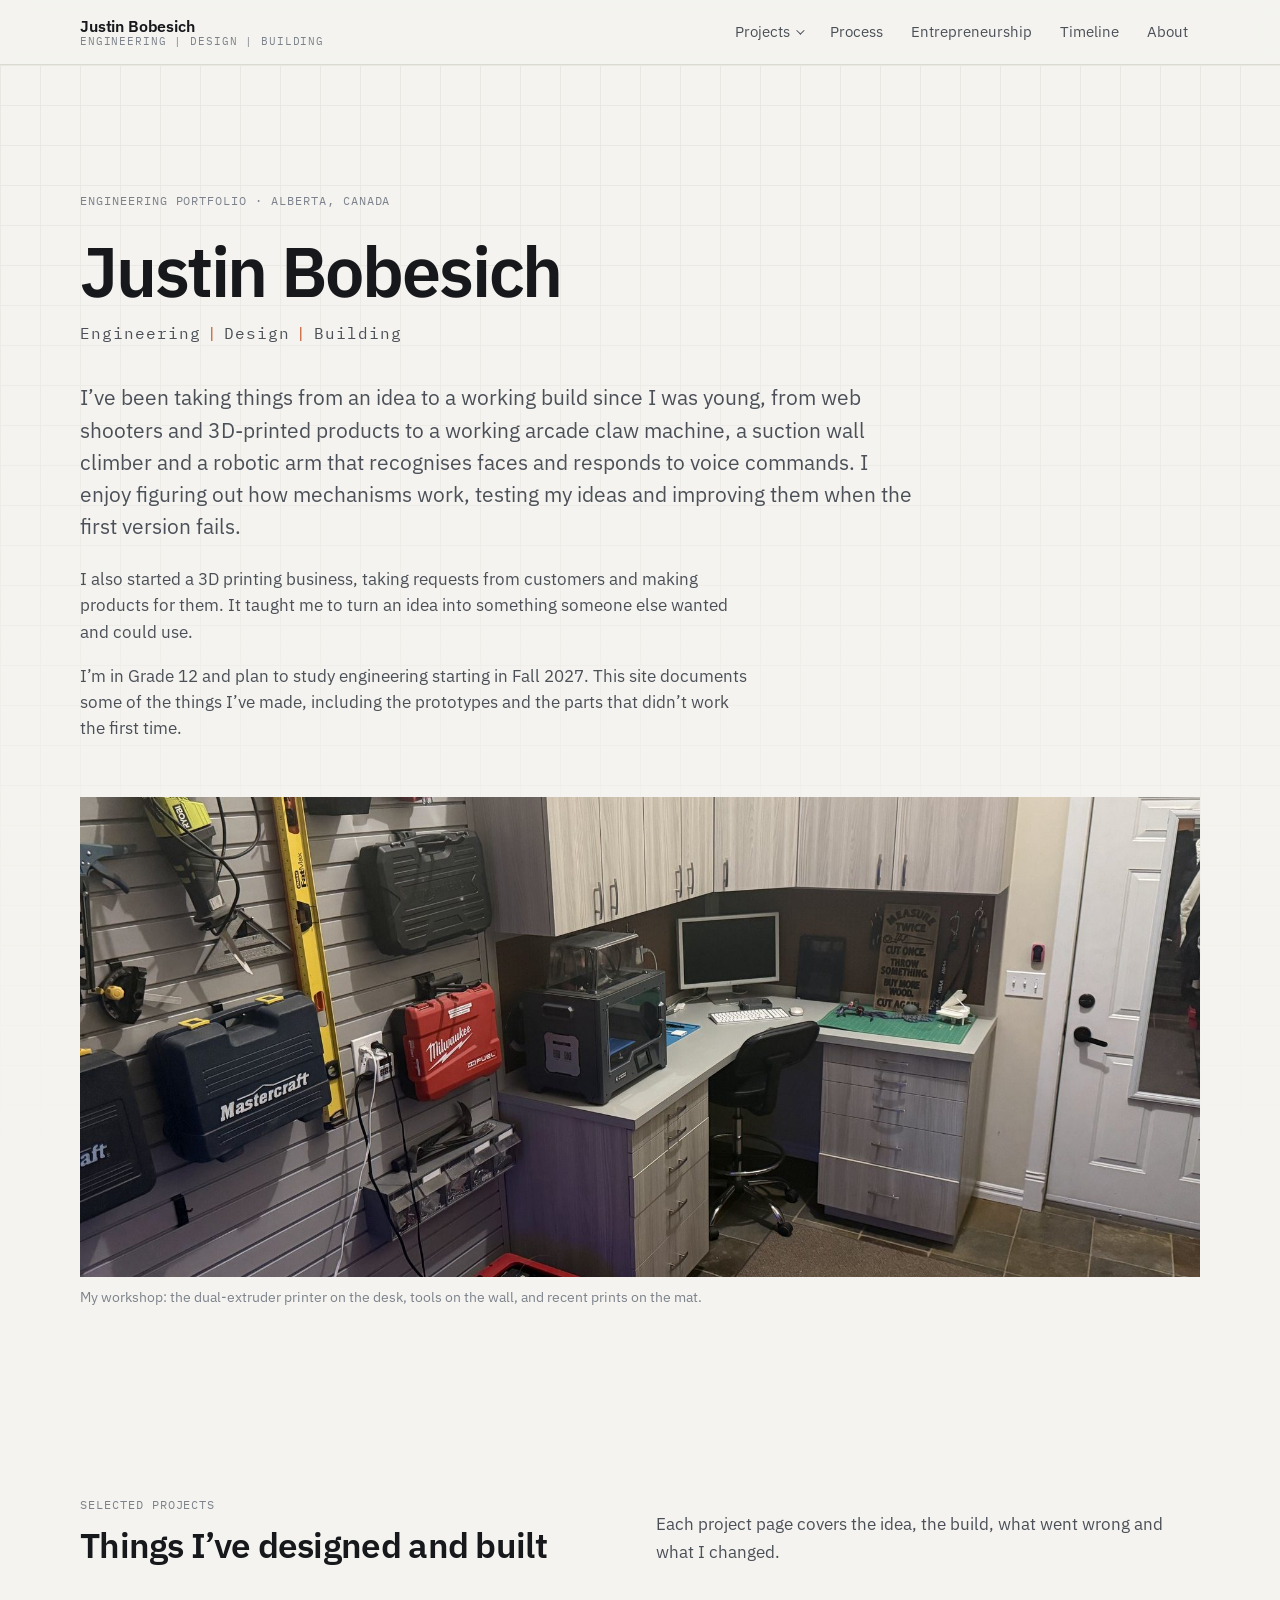
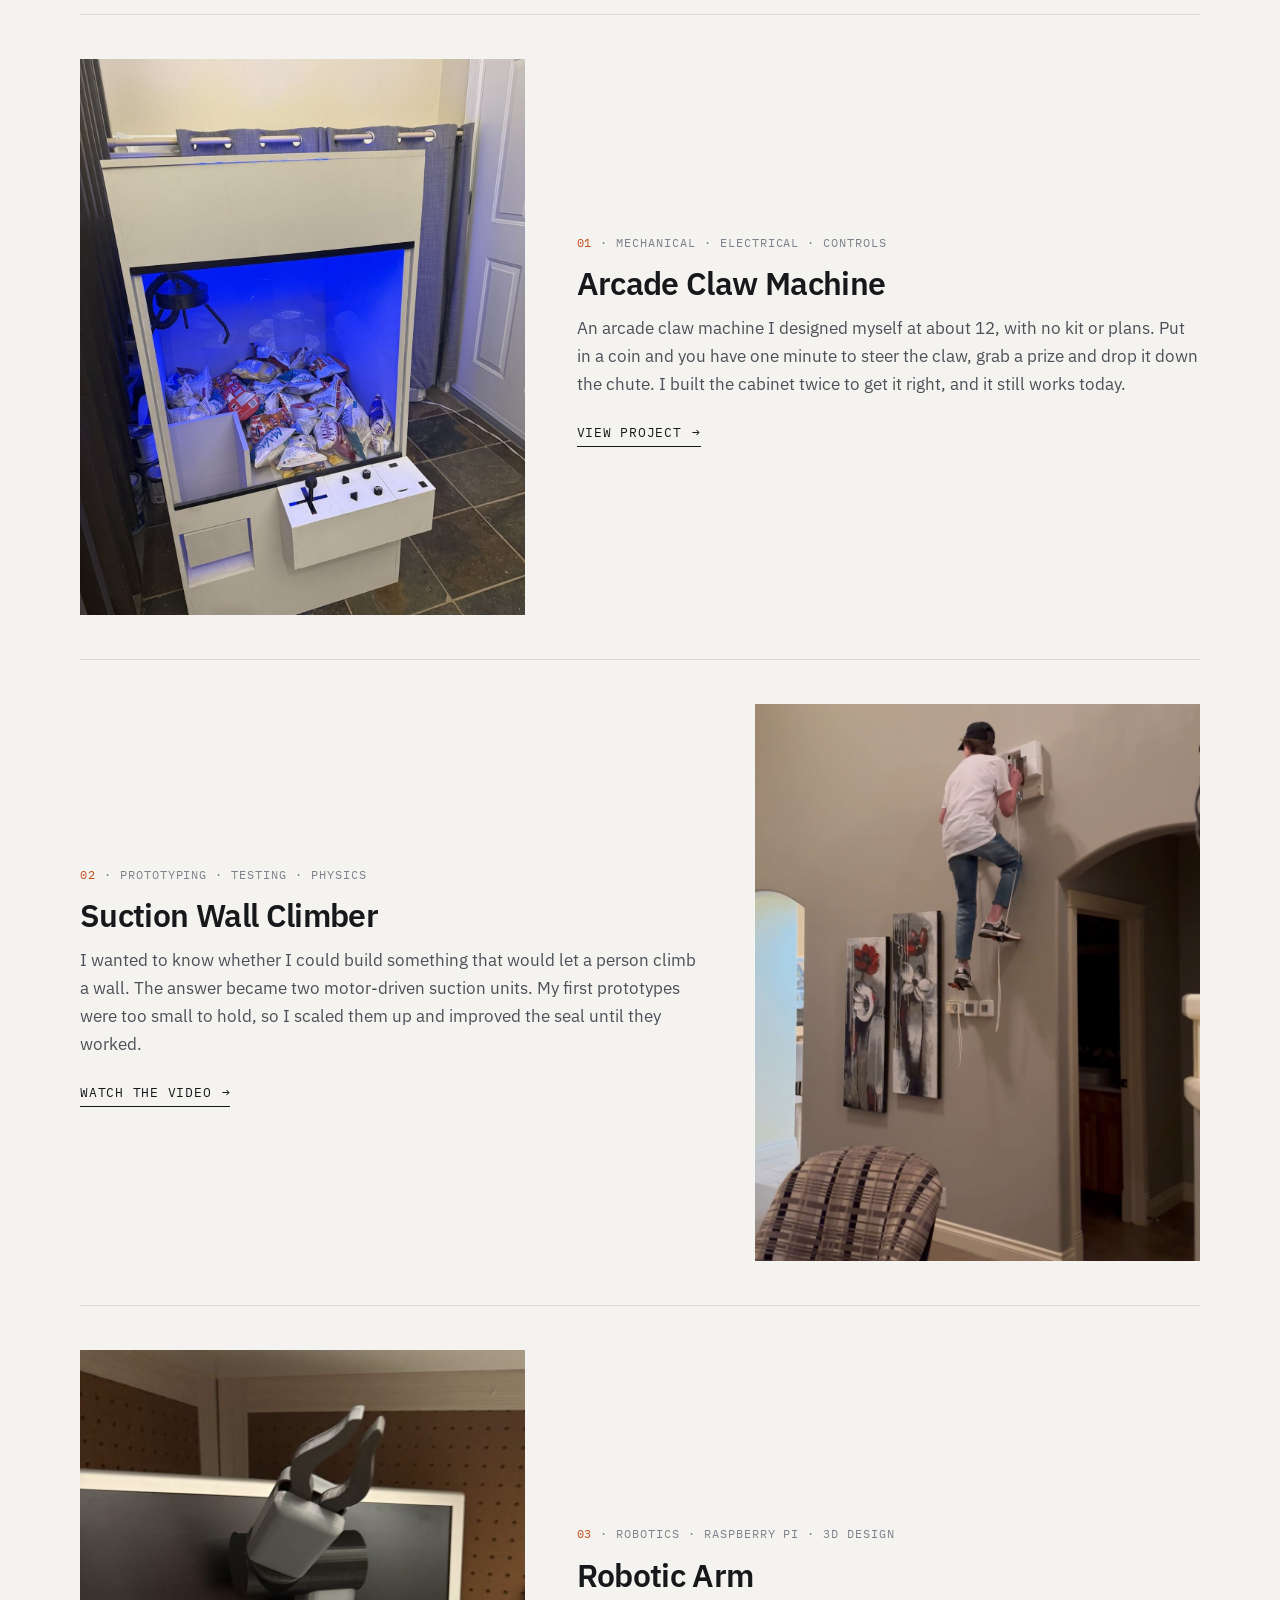
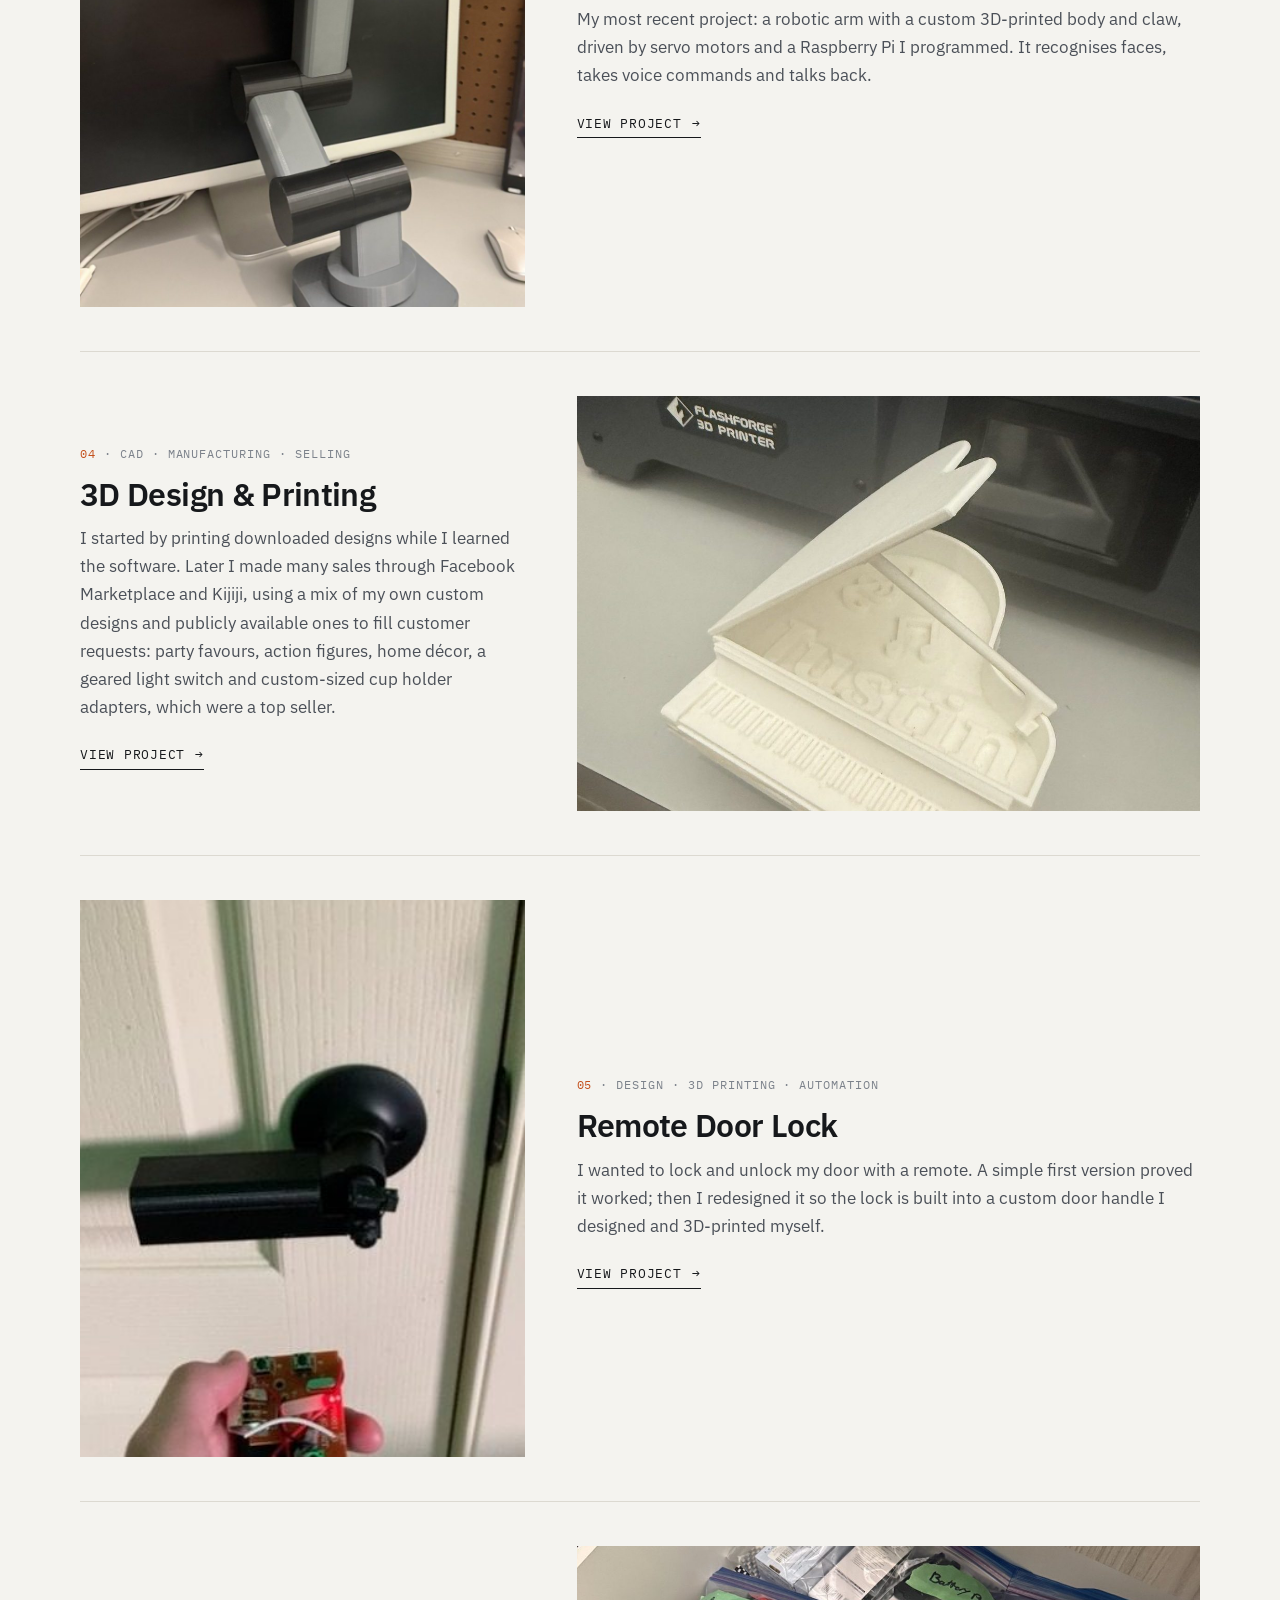
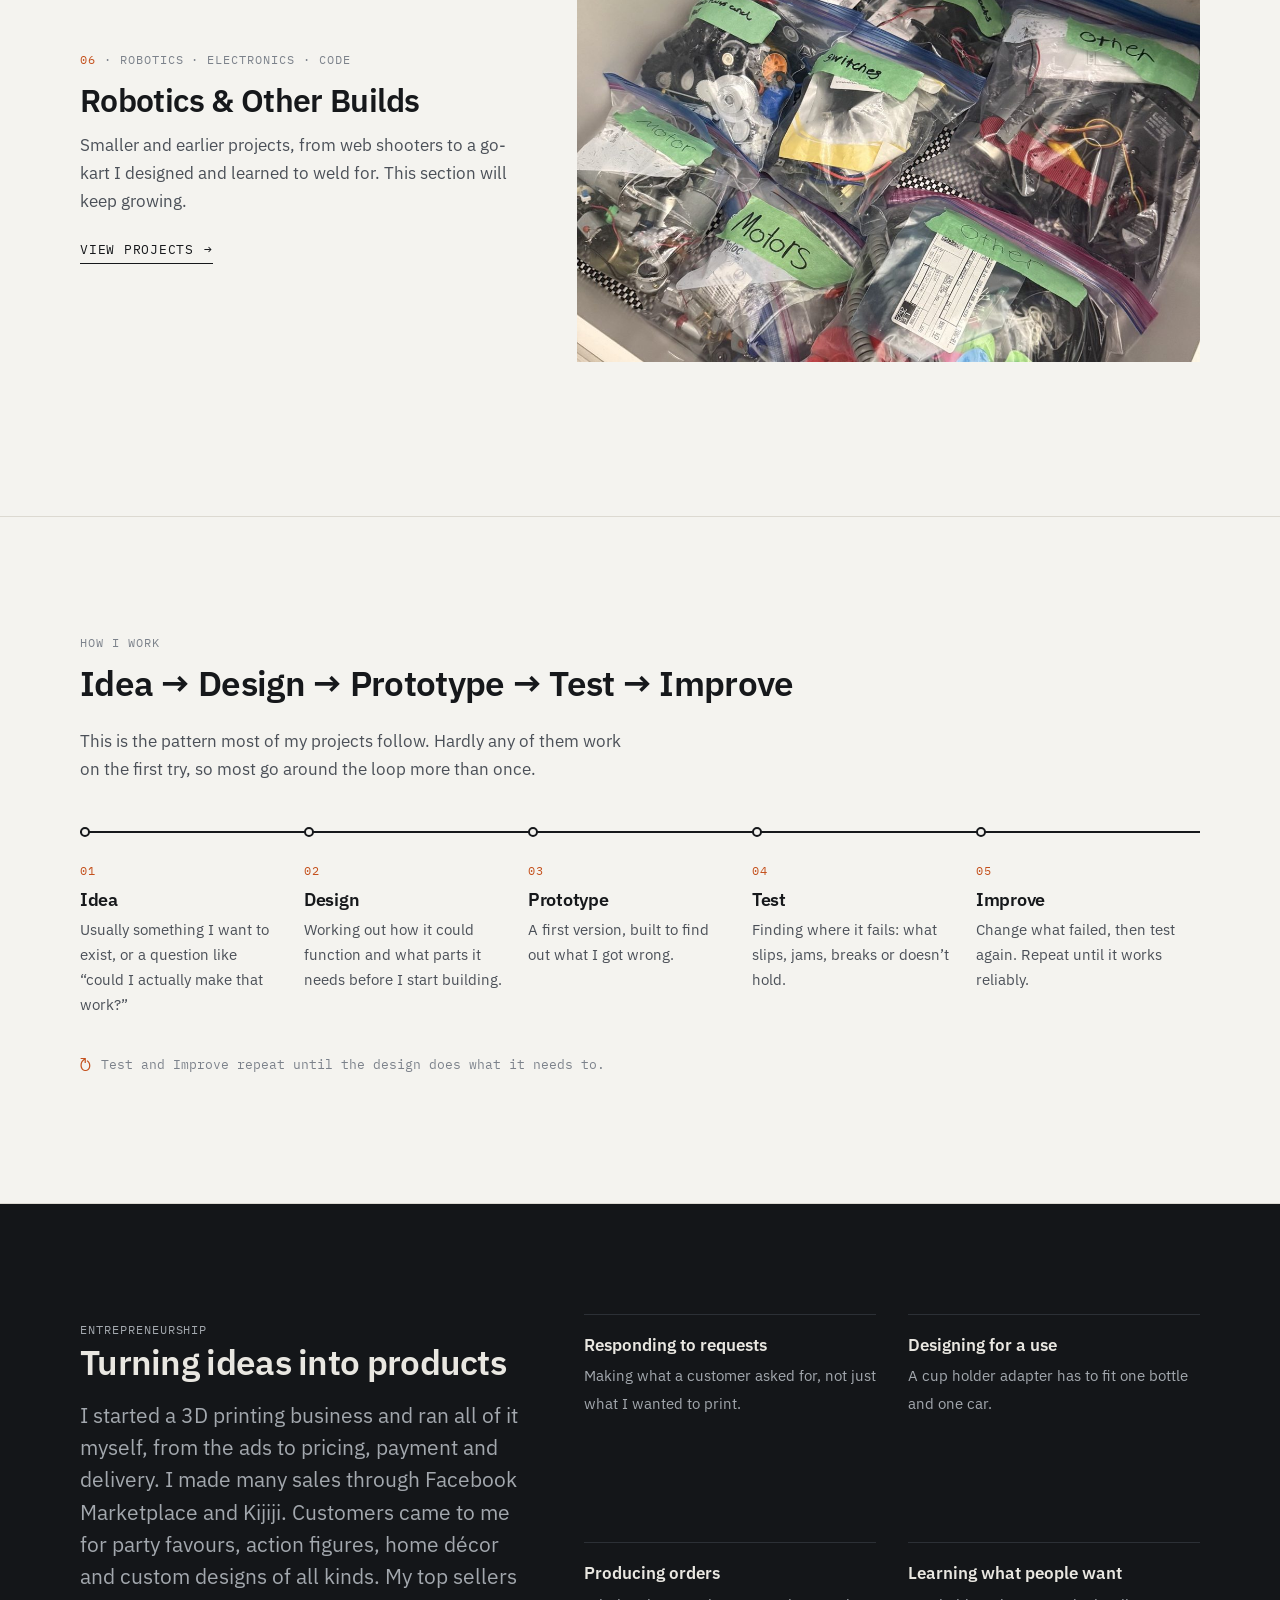
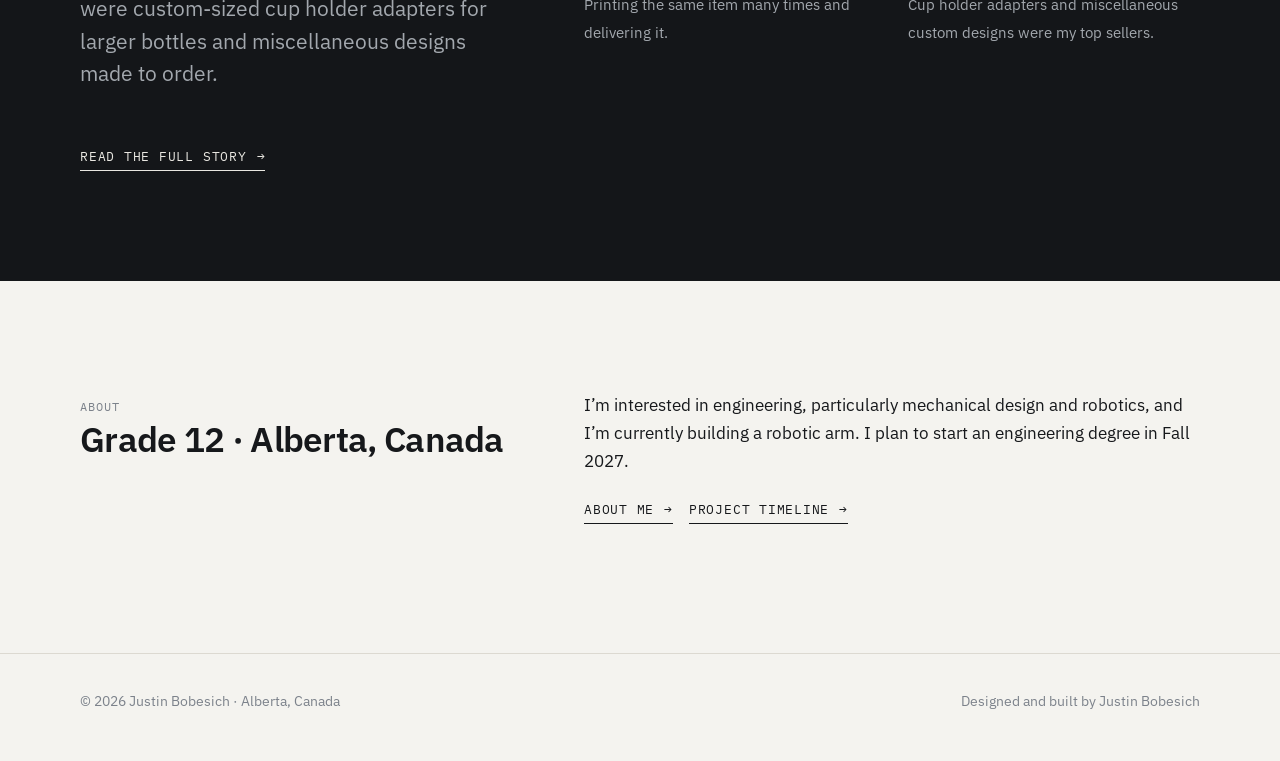
<file: index.html>
<!DOCTYPE html>

<html lang="en-CA">
<head>
<meta charset="utf-8"/>
<meta content="width=device-width, initial-scale=1" name="viewport"/>
<title>Justin Bobesich | Engineering &amp; Design Portfolio</title>
<meta content="Engineering and design projects by Justin Bobesich, including mechanical builds, robotics, 3D design and prototyping." name="description"/>


<meta content="Justin Bobesich | Engineering &amp; Design Portfolio" property="og:title"/>
<meta content="Engineering and design projects by Justin Bobesich, including mechanical builds, robotics, 3D design and prototyping." property="og:description"/>

<link href="https://fonts.googleapis.com" rel="preconnect"/>
<link crossorigin="" href="https://fonts.gstatic.com" rel="preconnect"/>
<link href="https://fonts.googleapis.com/css2?family=IBM+Plex+Mono:wght@400;500&amp;family=IBM+Plex+Sans:wght@400;500;600&amp;display=swap" rel="stylesheet"/>
<link href="assets/css/style.css" rel="stylesheet"/>
<link href="data:image/svg+xml,%3Csvg xmlns='http://www.w3.org/2000/svg' viewBox='0 0 32 32'%3E%3Crect width='32' height='32' fill='%2316181b'/%3E%3Ctext x='16' y='22' font-family='monospace' font-size='15' fill='%23f4f3ef' text-anchor='middle'%3EJB%3C/text%3E%3C/svg%3E" rel="icon"/>
</head>
<body data-page="home" data-root="">


<div id="site-header"></div>
<main id="main">

<section class="hero">
<div class="wrap">
<span class="label">Engineering portfolio · Alberta, Canada</span>
<h1>Justin Bobesich</h1>
<p class="subtitle">Engineering<i>|</i>Design<i>|</i>Building</p>
<p class="lead">I’ve been taking things from an idea to a working build since I was young, from web shooters and 3D-printed products to a working arcade claw machine, a suction wall climber and a robotic arm that recognises faces and responds to voice commands. I enjoy figuring out how mechanisms work, testing my ideas and improving them when the first version fails.</p>
<p class="lead" style="font-size:1.05rem">I also started a 3D printing business, taking requests from customers and making products for them. It taught me to turn an idea into something someone else wanted and could use.</p>
<p class="lead" style="font-size:1.05rem">I’m in Grade 12 and plan to study engineering starting in Fall 2027. This site documents some of the things I’ve made, including the prototypes and the parts that didn’t work the first time.</p>
<div class="hero-media">

<figure><img alt="Justin's workshop: a desk with a dual-extruder 3D printer, a monitor, prints on a cutting mat, and power tools on a slat wall" height="771" src="assets/images/home/hero.jpg" width="1800"/><figcaption>My workshop: the dual-extruder printer on the desk, tools on the wall, and recent prints on the mat.</figcaption></figure>
</div>
</div>
</section>

<section class="section" id="projects">
<div class="wrap">
<div class="section-head">
<div>
<span class="label">Selected projects</span>
<h2>Things I’ve designed and built</h2>
</div>
<p>Each project page covers the idea, the build, what went wrong and what I changed.</p>
</div>

<article class="feature has-tall">
<a aria-label="Arcade Claw Machine" class="feature-media tall" href="projects/claw-machine.html">
<img alt="The finished claw machine with a glass front, blue lighting and snack prizes" loading="lazy" src="assets/images/claw-machine/cover.jpg"/>
</a>
<div>
<span class="label"><span class="num">01</span> · Mechanical · Electrical · Controls</span>
<h3>Arcade Claw Machine</h3>
<p>An arcade claw machine I designed myself at about 12, with no kit or plans. Put in a coin and you have one minute to steer the claw, grab a prize and drop it down the chute. I built the cabinet twice to get it right, and it still works today.</p>
<a class="more" href="projects/claw-machine.html">View project</a>
</div>
</article>
<article class="feature has-tall">
<a aria-label="Suction wall climber project" class="feature-media tall" href="projects/wall-climber.html">
<img alt="Justin seen from behind, high on an interior wall above the height of the nearby doorway, holding a suction unit with his feet in rope loops" height="1200" loading="lazy" src="assets/images/wall-climber/cover.jpg" width="960"/>
</a>
<div>
<span class="label"><span class="num">02</span> · Prototyping · Testing · Physics</span>
<h3>Suction Wall Climber</h3>
<p>I wanted to know whether I could build something that would let a person climb a wall. The answer became two motor-driven suction units. My first prototypes were too small to hold, so I scaled them up and improved the seal until they worked.</p>
<a class="more" href="projects/wall-climber.html">Watch the video</a>
</div>
</article>
<article class="feature has-tall">
<a aria-label="Robotic Arm" class="feature-media tall" href="projects/robotic-arm.html">
<img alt="A grey and black 3D-printed robotic arm with a two-finger claw" loading="lazy" src="assets/images/robotic-arm/cover.jpg"/>
</a>
<div>
<span class="label"><span class="num">03</span> · Robotics · Raspberry Pi · 3D design</span>
<h3>Robotic Arm</h3>
<p>My most recent project: a robotic arm with a custom 3D-printed body and claw, driven by servo motors and a Raspberry Pi I programmed. It recognises faces, takes voice commands and talks back.</p>
<a class="more" href="projects/robotic-arm.html">View project</a>
</div>
</article>
<article class="feature">
<a aria-label="3D Design &amp; Printing" class="feature-media" href="projects/3d-printing.html">
<img alt="A white 3D-printed grand piano model" loading="lazy" src="assets/images/3d-printing/cover.jpg"/>
</a>
<div>
<span class="label"><span class="num">04</span> · CAD · Manufacturing · Selling</span>
<h3>3D Design &amp; Printing</h3>
<p>I started by printing downloaded designs while I learned the software. Later I made many sales through Facebook Marketplace and Kijiji, using a mix of my own custom designs and publicly available ones to fill customer requests: party favours, action figures, home décor, a geared light switch and custom-sized cup holder adapters, which were a top seller.</p>
<a class="more" href="projects/3d-printing.html">View project</a>
</div>
</article>
<article class="feature has-tall">
<a aria-label="Remote Door Lock" class="feature-media tall" href="projects/door-lock.html">
<img alt="Justin’s custom 3D-printed door handle with its remote" loading="lazy" src="assets/images/door-lock/cover.jpg"/>
</a>
<div>
<span class="label"><span class="num">05</span> · Design · 3D printing · Automation</span>
<h3>Remote Door Lock</h3>
<p>I wanted to lock and unlock my door with a remote. A simple first version proved it worked; then I redesigned it so the lock is built into a custom door handle I designed and 3D-printed myself.</p>
<a class="more" href="projects/door-lock.html">View project</a>
</div>
</article>
<article class="feature">
<a aria-label="Robotics &amp; Other Builds" class="feature-media" href="projects/robotics.html">
<img alt="A drawer of labelled zip bags of motors, switches, battery packs, wheels and gears" loading="lazy" src="assets/images/robotics/parts-drawer.jpg"/>
</a>
<div>
<span class="label"><span class="num">06</span> · Robotics · Electronics · Code</span>
<h3>Robotics &amp; Other Builds</h3>
<p>Smaller and earlier projects, from web shooters to a go-kart I designed and learned to weld for. This section will keep growing.</p>
<a class="more" href="projects/robotics.html">View projects</a>
</div>
</article>
</div>
</section>

<section class="section" id="process">
<div class="wrap">
<div class="section-head">
<div>
<span class="label">How I work</span>
<h2>Idea → Design → Prototype → Test → Improve</h2>
</div>
<p>This is the pattern most of my projects follow. Hardly any of them work on the first try, so most go around the loop more than once.</p>
</div>

<div class="process">
<div class="step"><h3>Idea</h3><p>Usually something I want to exist, or a question like “could I actually make that work?”</p></div>
<div class="step"><h3>Design</h3><p>Working out how it could function and what parts it needs before I start building.</p></div>
<div class="step"><h3>Prototype</h3><p>A first version, built to find out what I got wrong.</p></div>
<div class="step"><h3>Test</h3><p>Finding where it fails: what slips, jams, breaks or doesn’t hold.</p></div>
<div class="step"><h3>Improve</h3><p>Change what failed, then test again. Repeat until it works reliably.</p></div>
</div>
<p class="loop-note">
<span aria-hidden="true" style="color:var(--accent);font-size:1.1rem">↻</span>
          Test and Improve repeat until the design does what it needs to.
        </p>
</div>
</section>

<section class="section band" id="entrepreneurship">
<div class="wrap split">
<div>
<span class="label">Entrepreneurship</span>
<h2>Turning ideas into products</h2>
<p class="lead">I started a 3D printing business and ran all of it myself, from the ads to pricing, payment and delivery. I made many sales through Facebook Marketplace and Kijiji. Customers came to me for party favours, action figures, home décor and custom designs of all kinds. My top sellers were custom-sized cup holder adapters for larger bottles and miscellaneous designs made to order.</p>
<br/>
<a class="more" href="entrepreneurship.html">Read the full story</a>
</div>
<ul class="lessons">
<li><strong>Responding to requests</strong><span>Making what a customer asked for, not just what I wanted to print.</span></li>
<li><strong>Designing for a use</strong><span>A cup holder adapter has to fit one bottle and one car.</span></li>
<li><strong>Producing orders</strong><span>Printing the same item many times and delivering it.</span></li>
<li><strong>Learning what people want</strong><span>Cup holder adapters and miscellaneous custom designs were my top sellers.</span></li>
</ul>
</div>
</section>

<section class="section">
<div class="wrap split">
<div>
<span class="label">About</span>
<h2>Grade 12 · Alberta, Canada</h2>
</div>
<div>
<p>I’m interested in engineering, particularly mechanical design and robotics, and I’m currently building a robotic arm. I plan to start an engineering degree in Fall 2027.</p>
<p><a class="more" href="about.html">About me</a>    <a class="more" href="about.html#timeline">Project timeline</a></p>
</div>
</div>
</section>
</main>
<div id="site-footer"></div>
<script src="assets/js/main.js"></script>
</body>
</html>
</file>
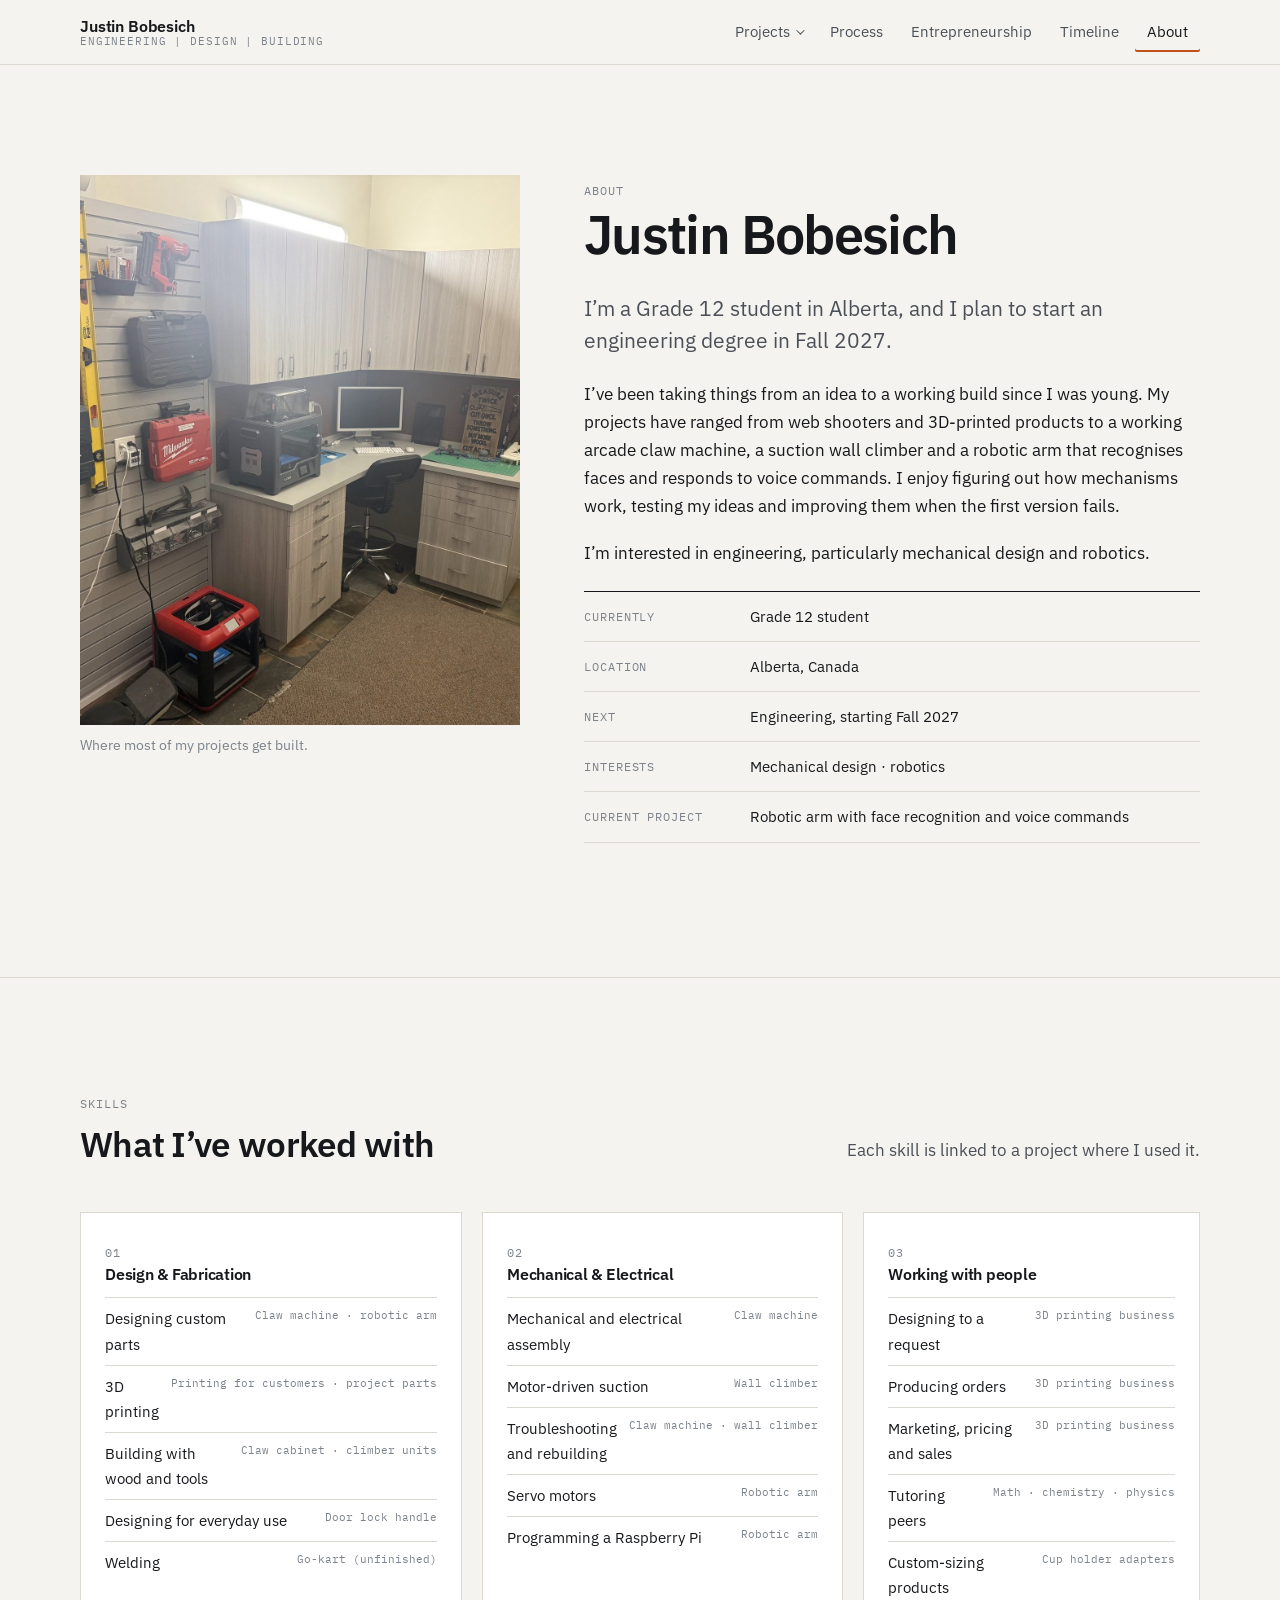
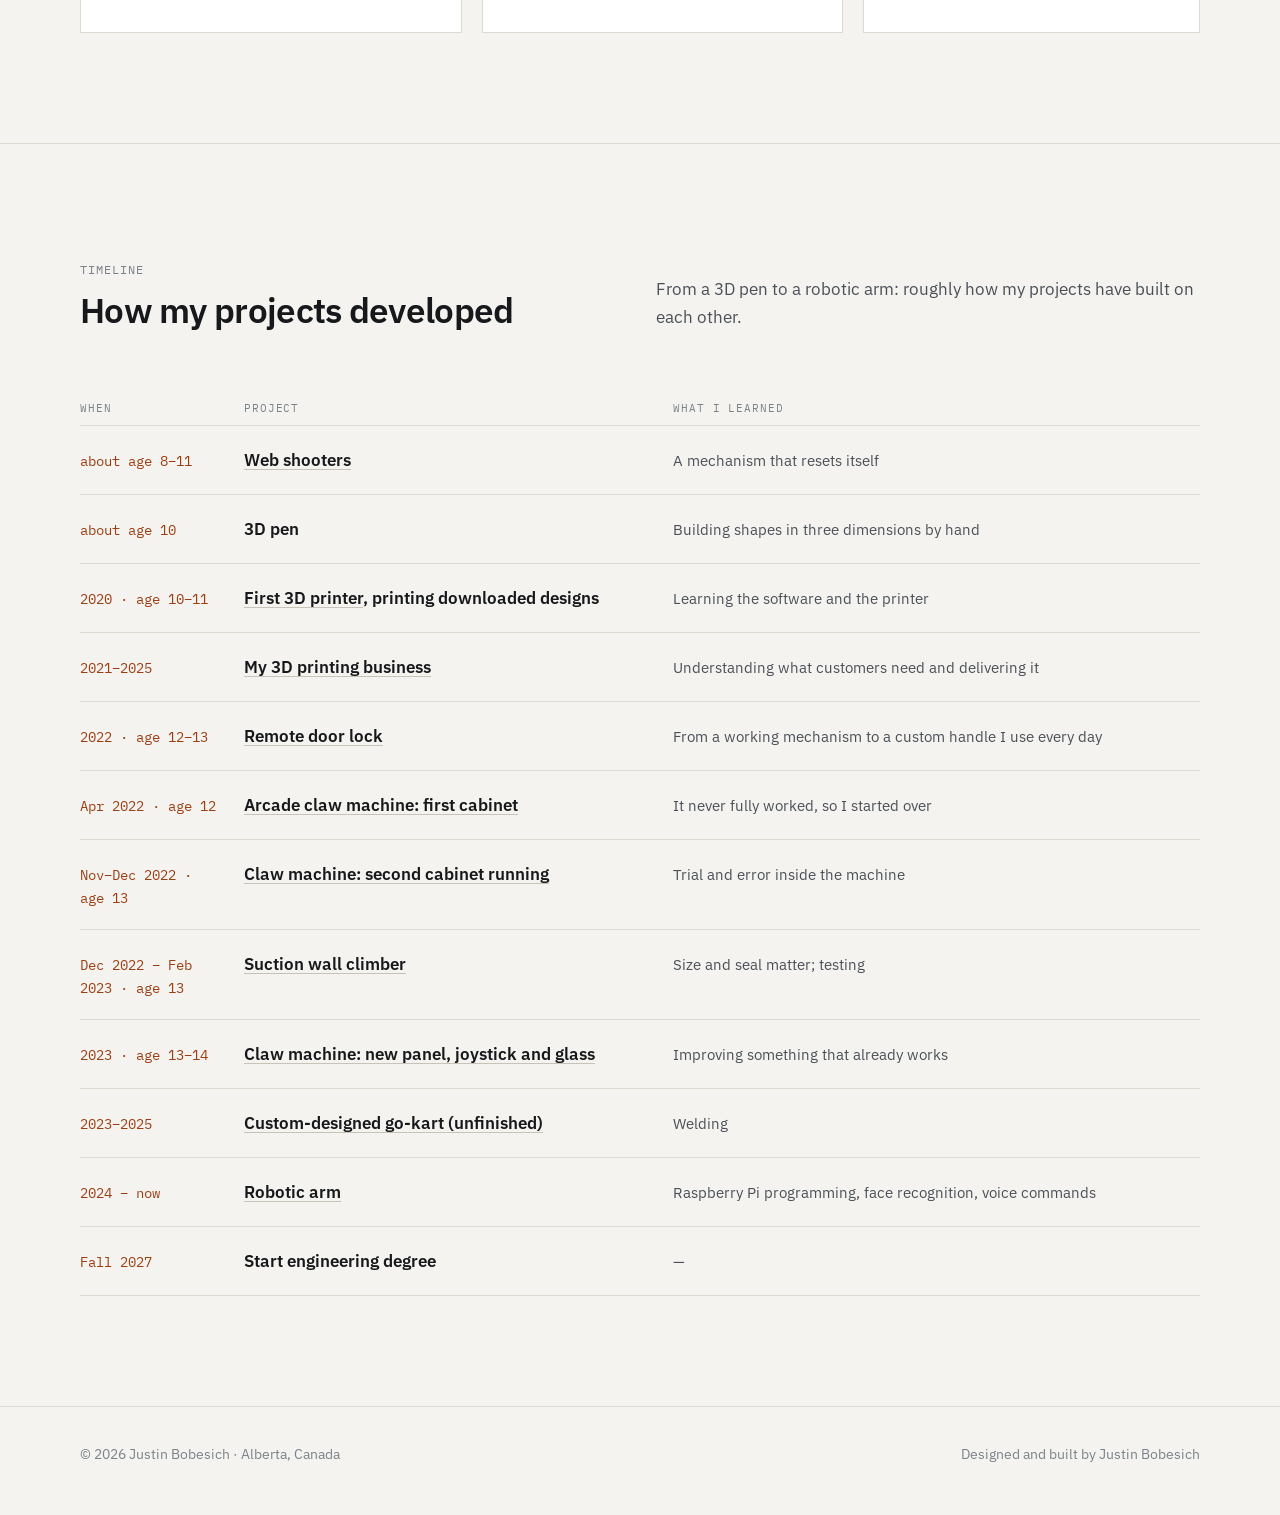
<file: about.html>
<!DOCTYPE html>

<html lang="en-CA">
<head>
<meta charset="utf-8"/>
<meta content="width=device-width, initial-scale=1" name="viewport"/>
<title>About | Justin Bobesich</title>
<meta content="About Justin Bobesich, a Grade 12 student in Alberta planning to study engineering starting in Fall 2027." name="description"/>

<link href="https://fonts.googleapis.com" rel="preconnect"/>
<link crossorigin="" href="https://fonts.gstatic.com" rel="preconnect"/>
<link href="https://fonts.googleapis.com/css2?family=IBM+Plex+Mono:wght@400;500&amp;family=IBM+Plex+Sans:wght@400;500;600&amp;display=swap" rel="stylesheet"/>
<link href="assets/css/style.css" rel="stylesheet"/>
</head>
<body data-page="about" data-root="">

<div id="site-header"></div>
<main id="main">
<section class="section">
<div class="wrap about-grid">
<figure class="portrait">

<img alt="Justin's workshop desk with a 3D printer, monitor and cutting mat" src="assets/images/about/workshop-portrait.jpg"/><figcaption>Where most of my projects get built.</figcaption>
</figure>
<div>
<span class="label">About</span>
<h1 style="font-size:clamp(2.2rem,5vw,3.4rem)">Justin Bobesich</h1>
<p class="lead">I’m a Grade 12 student in Alberta, and I plan to start an engineering degree in Fall 2027.</p>
<p>I’ve been taking things from an idea to a working build since I was young. My projects have ranged from web shooters and 3D-printed products to a working arcade claw machine, a suction wall climber and a robotic arm that recognises faces and responds to voice commands. I enjoy figuring out how mechanisms work, testing my ideas and improving them when the first version fails.</p>
<p>I’m interested in engineering, particularly mechanical design and robotics.</p>
<ul class="facts">
<li><span>Currently</span><span>Grade 12 student</span></li>
<li><span>Location</span><span>Alberta, Canada</span></li>
<li><span>Next</span><span>Engineering, starting Fall 2027</span></li>
<li><span>Interests</span><span>Mechanical design · robotics</span></li>
<li><span>Current project</span><span>Robotic arm with face recognition and voice commands</span></li>
</ul>
</div>
</div>
</section>

<section class="section" id="skills">
<div class="wrap">
<div class="section-head">
<div><span class="label">Skills</span><h2>What I’ve worked with</h2></div>
<p>Each skill is linked to a project where I used it.</p>
</div>

<div class="skills">
<div class="skill-group">
<span class="label">01</span>
<h3>Design &amp; Fabrication</h3>
<ul>
<li>Designing custom parts<small>Claw machine · robotic arm</small></li>
<li>3D printing<small>Printing for customers · project parts</small></li>
<li>Building with wood and tools<small>Claw cabinet · climber units</small></li>
<li>Designing for everyday use<small>Door lock handle</small></li>
<li>Welding<small>Go-kart (unfinished)</small></li>
</ul>
</div>
<div class="skill-group">
<span class="label">02</span>
<h3>Mechanical &amp; Electrical</h3>
<ul>
<li>Mechanical and electrical assembly<small>Claw machine</small></li>
<li>Motor-driven suction<small>Wall climber</small></li>
<li>Troubleshooting and rebuilding<small>Claw machine · wall climber</small></li>
<li>Servo motors<small>Robotic arm</small></li>
<li>Programming a Raspberry Pi<small>Robotic arm</small></li>
</ul>
</div>
<div class="skill-group">
<span class="label">03</span>
<h3>Working with people</h3>
<ul>
<li>Designing to a request<small>3D printing business</small></li>
<li>Producing orders<small>3D printing business</small></li>
<li>Marketing, pricing and sales<small>3D printing business</small></li>
<li>Tutoring peers<small>Math · chemistry · physics</small></li>
<li>Custom-sizing products<small>Cup holder adapters</small></li>
</ul>
</div>
</div>
</div>
</section>

<section class="section" id="timeline">
<div class="wrap">
<div class="section-head">
<div><span class="label">Timeline</span><h2>How my projects developed</h2></div>
<p>From a 3D pen to a robotic arm: roughly how my projects have built on each other.</p>
</div>
<ol class="timeline">
<li class="timeline-head"><span>When</span><span>Project</span><span>What I learned</span></li>
<li><span class="when">about age 8–11</span><span class="what"><a href="projects/robotics.html#web-shooters">Web shooters</a></span><span class="learned">A mechanism that resets itself</span></li>
<li><span class="when">about age 10</span><span class="what">3D pen</span><span class="learned">Building shapes in three dimensions by hand</span></li>
<li><span class="when">2020 · age 10–11</span><span class="what"><a href="projects/3d-printing.html">First 3D printer</a>, printing downloaded designs</span><span class="learned">Learning the software and the printer</span></li>
<li><span class="when">2021–2025</span><span class="what"><a href="entrepreneurship.html">My 3D printing business</a></span><span class="learned">Understanding what customers need and delivering it</span></li>
<li><span class="when">2022 · age 12–13</span><span class="what"><a href="projects/door-lock.html">Remote door lock</a></span><span class="learned">From a working mechanism to a custom handle I use every day</span></li>
<li><span class="when">Apr 2022 · age 12</span><span class="what"><a href="projects/claw-machine.html#v1">Arcade claw machine: first cabinet</a></span><span class="learned">It never fully worked, so I started over</span></li>
<li><span class="when">Nov–Dec 2022 · age 13</span><span class="what"><a href="projects/claw-machine.html#rebuild">Claw machine: second cabinet running</a></span><span class="learned">Trial and error inside the machine</span></li>
<li><span class="when">Dec 2022 – Feb 2023 · age 13</span><span class="what"><a href="projects/wall-climber.html">Suction wall climber</a></span><span class="learned">Size and seal matter; testing</span></li>
<li><span class="when">2023 · age 13–14</span><span class="what"><a href="projects/claw-machine.html#rebuild">Claw machine: new panel, joystick and glass</a></span><span class="learned">Improving something that already works</span></li>
<li><span class="when">2023–2025</span><span class="what"><a href="projects/robotics.html#go-kart">Custom-designed go-kart (unfinished)</a></span><span class="learned">Welding</span></li>
<li><span class="when">2024 – now</span><span class="what"><a href="projects/robotic-arm.html">Robotic arm</a></span><span class="learned">Raspberry Pi programming, face recognition, voice commands</span></li>
<li><span class="when">Fall 2027</span><span class="what">Start engineering degree</span><span class="learned">—</span></li>
</ol>
</div>
</section>


</main>
<div id="site-footer"></div>
<script src="assets/js/main.js"></script>
</body>
</html>
</file>
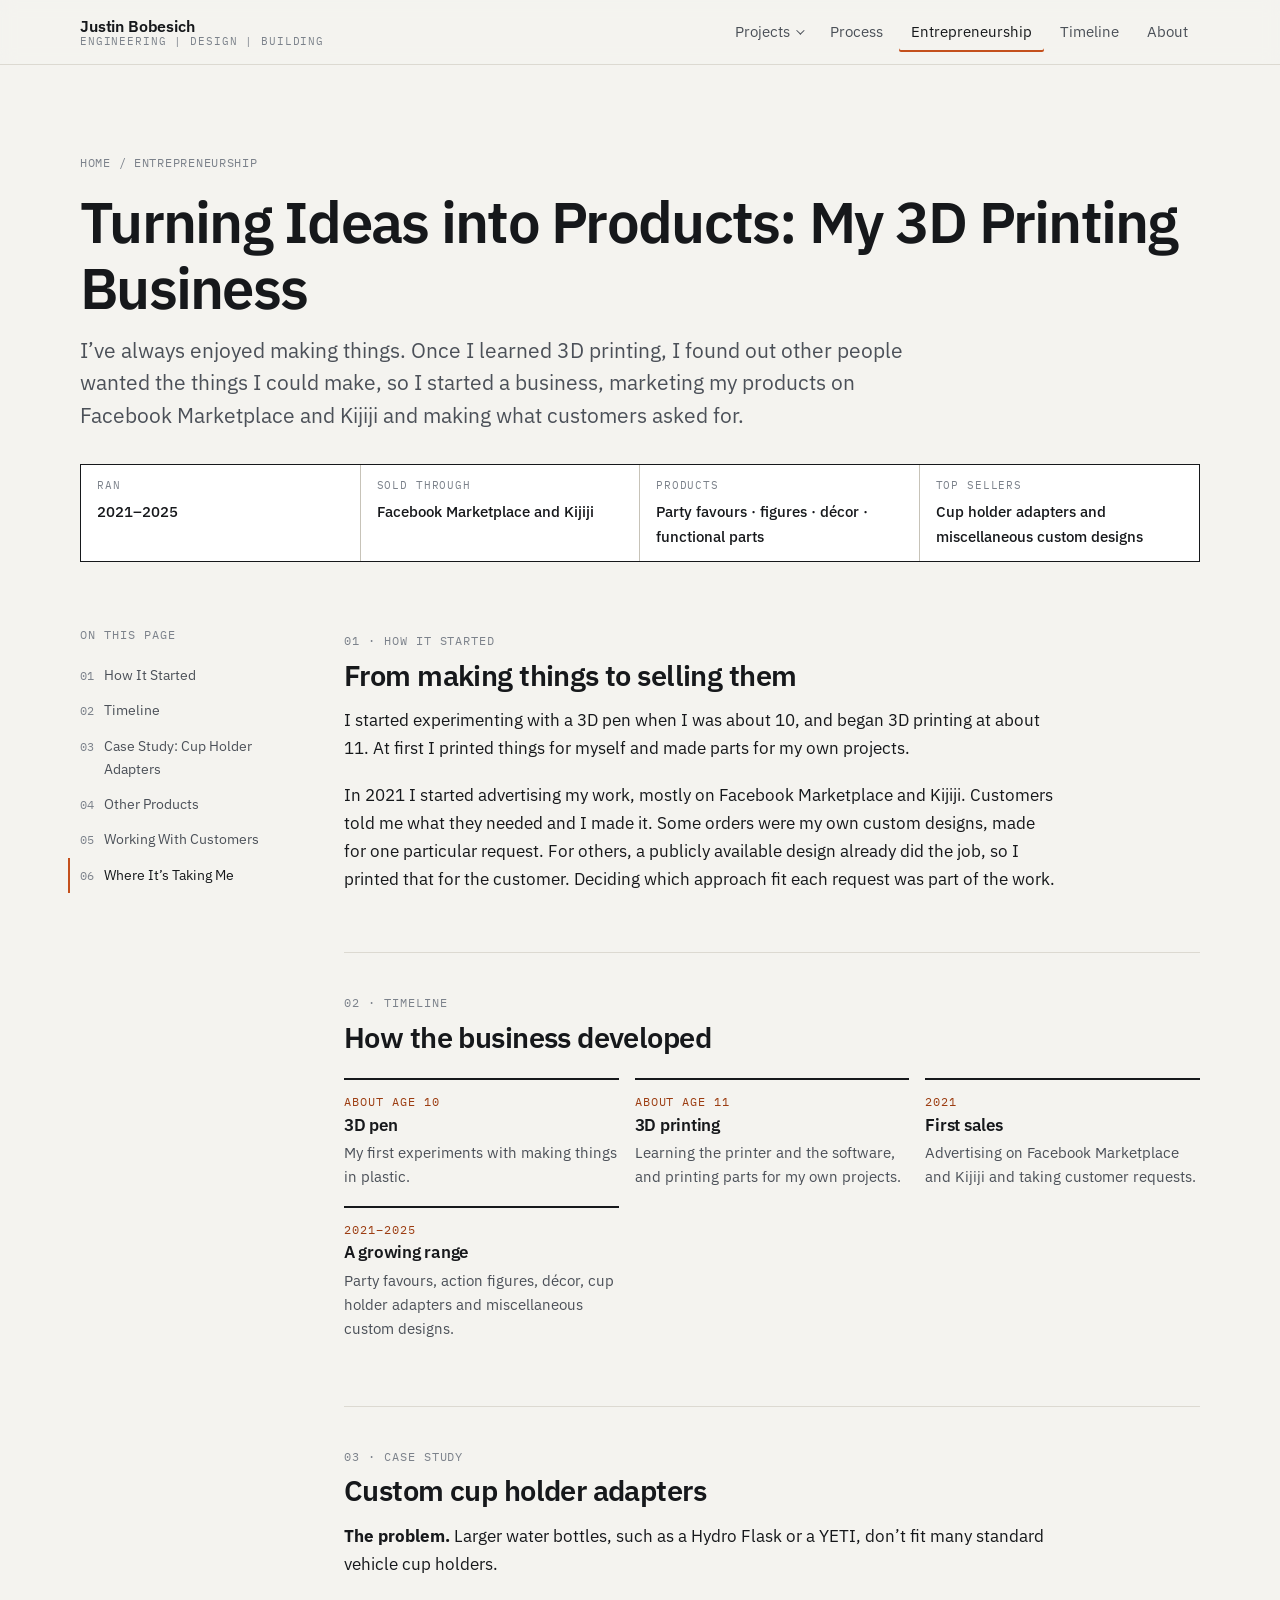
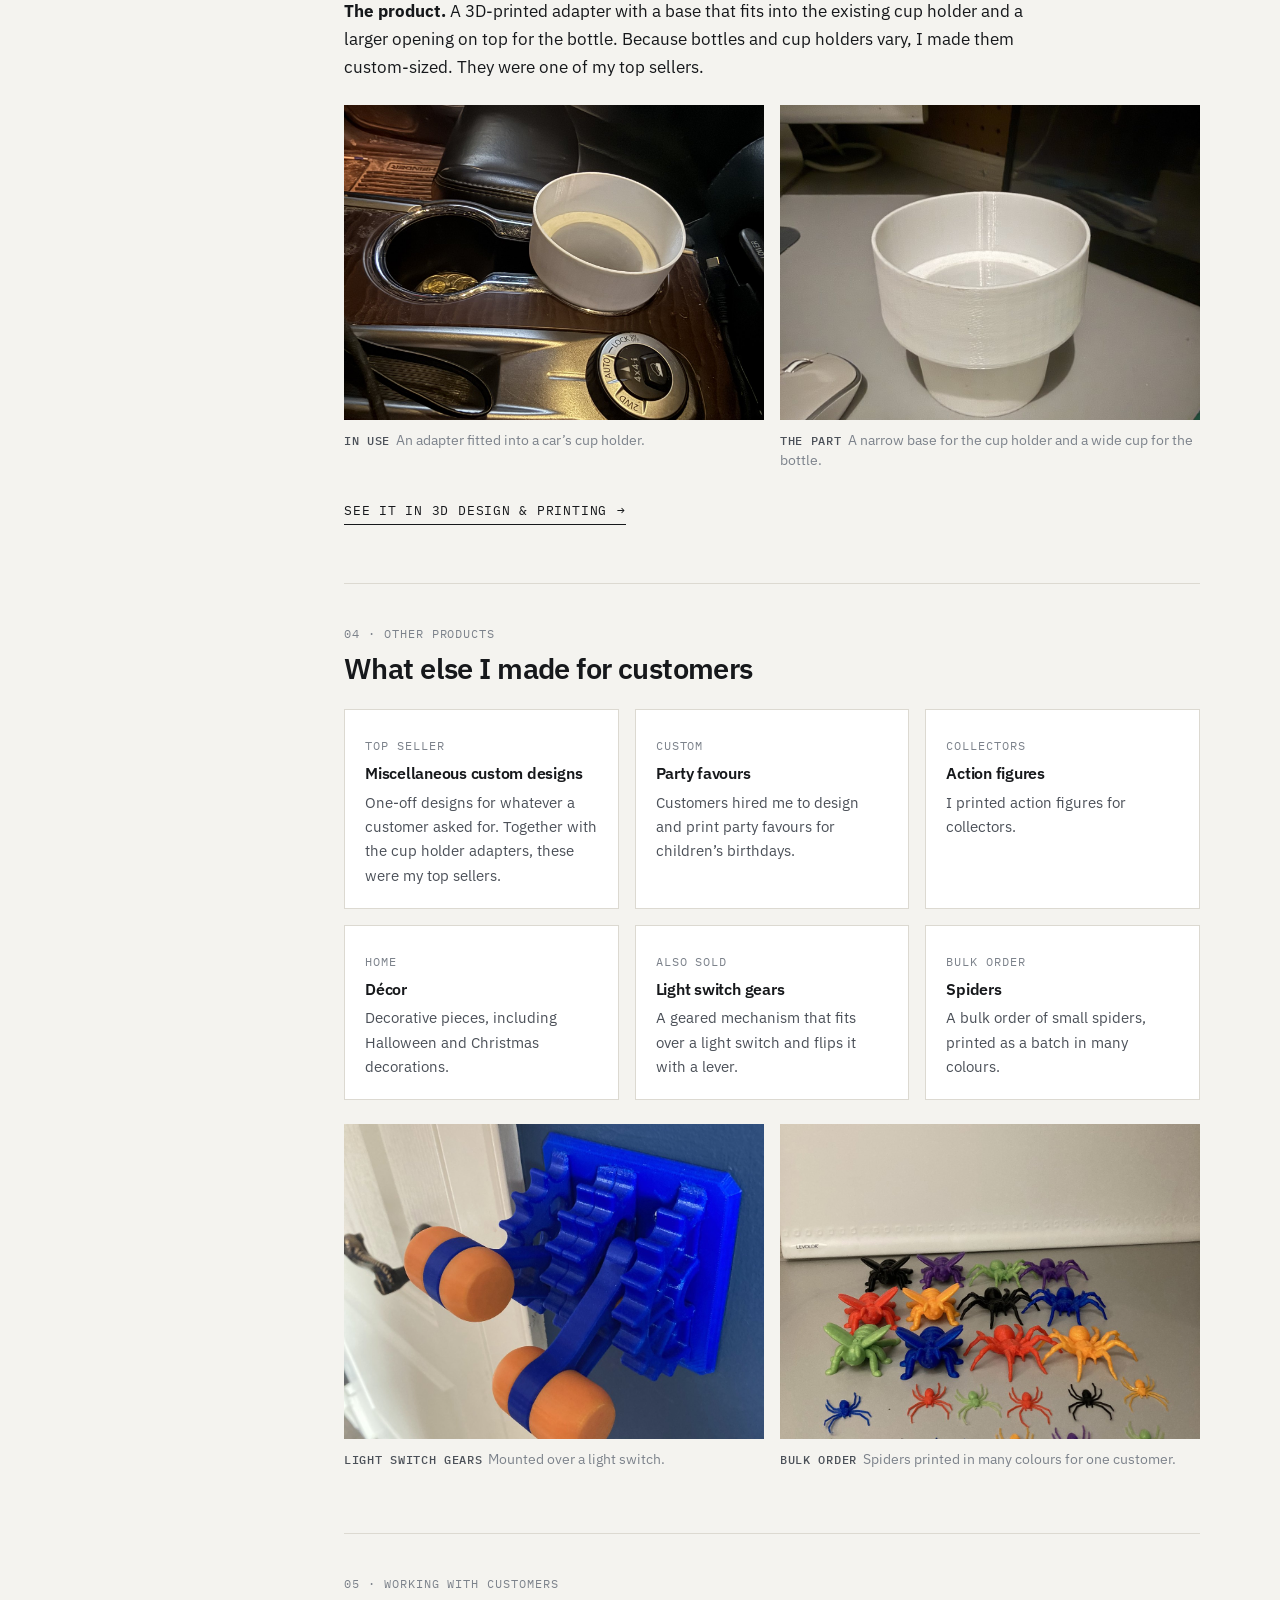
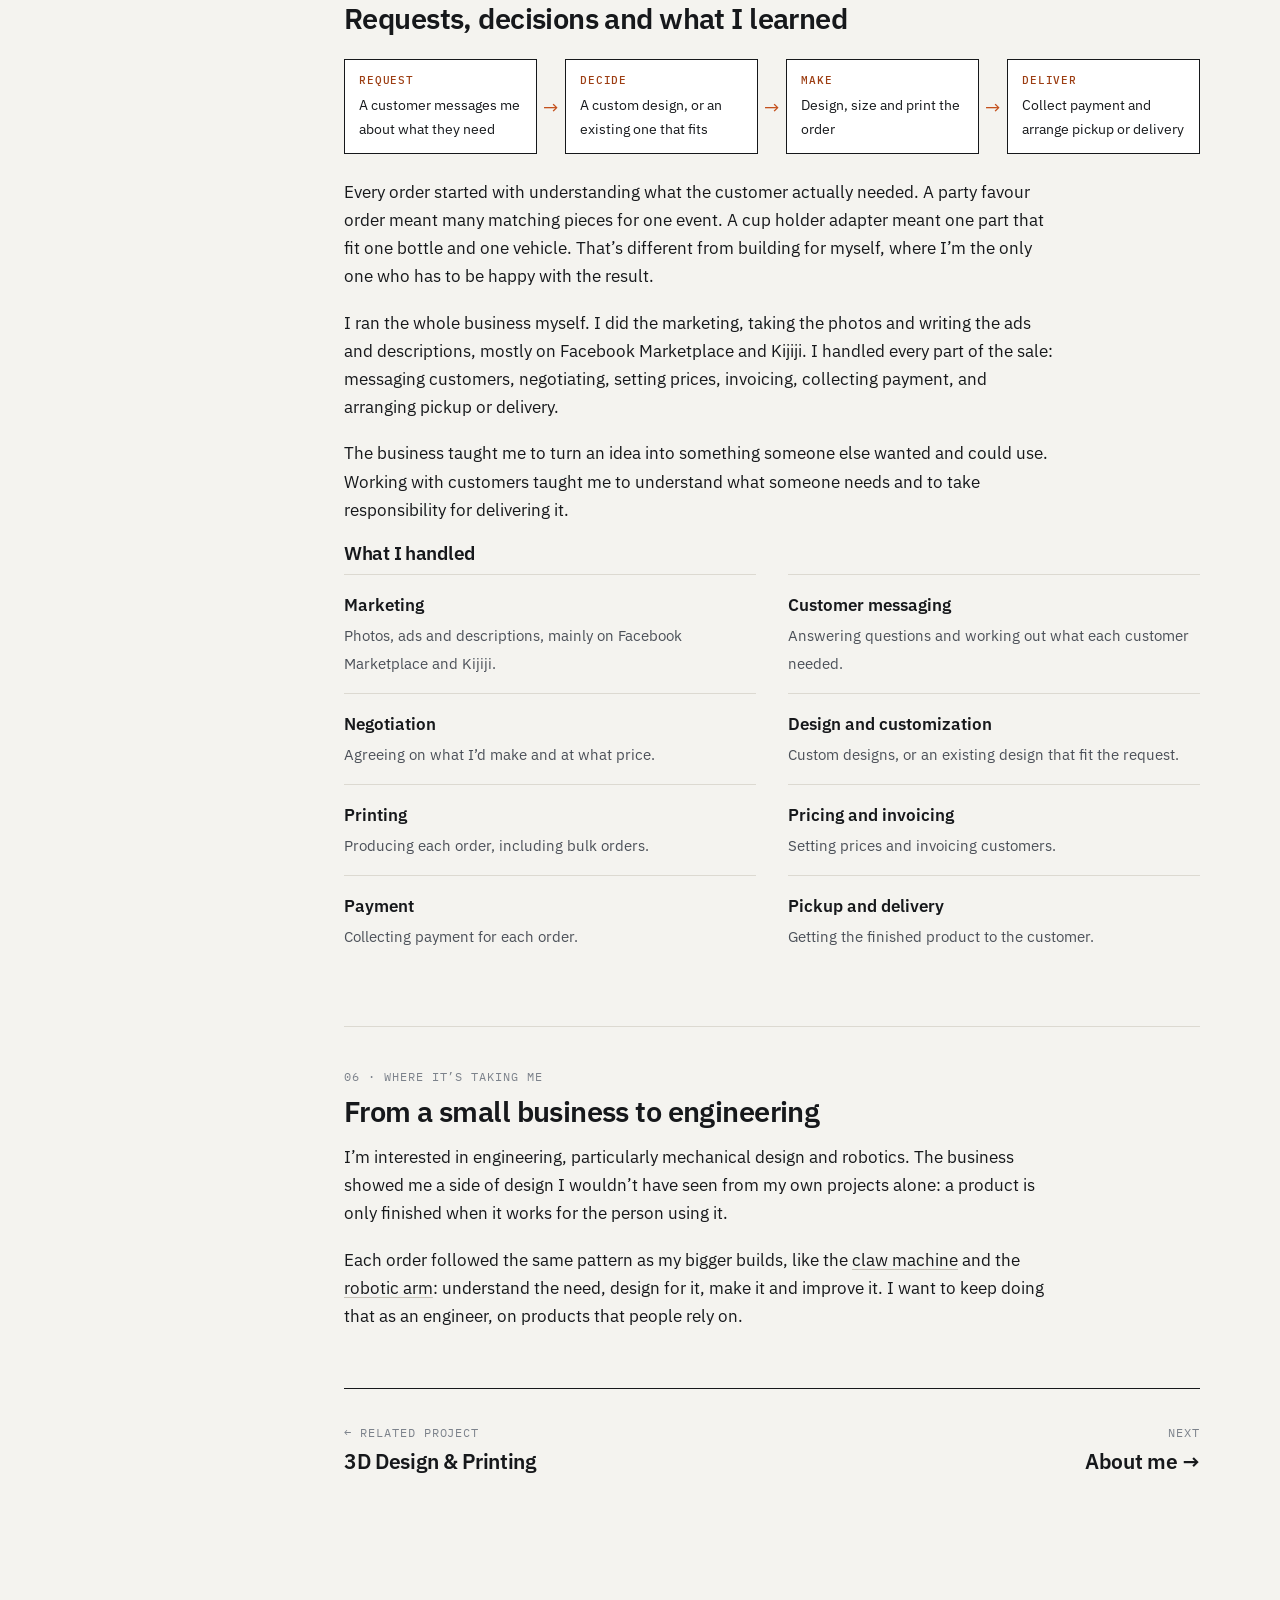
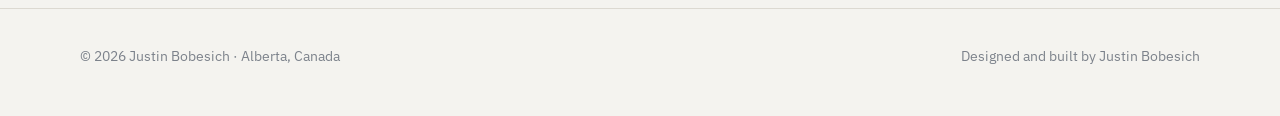
<file: entrepreneurship.html>
<!DOCTYPE html>

<html lang="en-CA">
<head>
<meta charset="utf-8"/>
<meta content="width=device-width, initial-scale=1" name="viewport"/>
<title>Entrepreneurship | Justin Bobesich</title>
<meta content="How Justin Bobesich turned 3D printing into a small business: the products he made for customers, a cup holder adapter case study, and what serving customers taught him." name="description"/>

<link href="https://fonts.googleapis.com" rel="preconnect"/>
<link crossorigin="" href="https://fonts.gstatic.com" rel="preconnect"/>
<link href="https://fonts.googleapis.com/css2?family=IBM+Plex+Mono:wght@400;500&amp;family=IBM+Plex+Sans:wght@400;500;600&amp;display=swap" rel="stylesheet"/>
<link href="assets/css/style.css" rel="stylesheet"/>
</head>
<body data-page="business" data-root="">

<div id="site-header"></div>
<main id="main">
<header class="project-head">
<div class="wrap">
<div class="crumbs"><a href="index.html">Home</a> / Entrepreneurship</div>
<h1>Turning Ideas into Products: My 3D Printing Business</h1>
<p class="lead">I’ve always enjoyed making things. Once I learned 3D printing, I found out other people wanted the things I could make, so I started a business, marketing my products on Facebook Marketplace and Kijiji and making what customers asked for.</p>
<dl class="titleblock">
<div><dt>Ran</dt><dd>2021–2025</dd></div>
<div><dt>Sold through</dt><dd>Facebook Marketplace and Kijiji</dd></div>
<div><dt>Products</dt><dd>Party favours · figures · décor · functional parts</dd></div>
<div><dt>Top sellers</dt><dd>Cup holder adapters and miscellaneous custom designs</dd></div>
</dl>
</div>
</header>
<div class="wrap project-body">
<nav aria-label="On this page" class="toc">
<span class="label">On this page</span>
<ol>
<li><a href="#start">How It Started</a></li>
<li><a href="#timeline">Timeline</a></li>
<li><a href="#cup-holder">Case Study: Cup Holder Adapters</a></li>
<li><a href="#products">Other Products</a></li>
<li><a href="#customers">Working With Customers</a></li>
<li><a href="#engineering">Where It’s Taking Me</a></li>
</ol>
</nav>
<div>
<section class="chapter" id="start">
<span class="label">01 · How It Started</span>
<h2>From making things to selling them</h2>
<div class="prose">
<p>I started experimenting with a 3D pen when I was about 10, and began 3D printing at about 11. At first I printed things for myself and made parts for my own projects.</p>
<p>In 2021 I started advertising my work, mostly on Facebook Marketplace and Kijiji. Customers told me what they needed and I made it. Some orders were my own custom designs, made for one particular request. For others, a publicly available design already did the job, so I printed that for the customer. Deciding which approach fit each request was part of the work.</p>
</div>

</section>
<section class="chapter" id="timeline">
<span class="label">02 · Timeline</span>
<h2>How the business developed</h2>
<div class="versions">
<div class="version"><span class="label">About age 10</span><h3>3D pen</h3><p>My first experiments with making things in plastic.</p></div>
<div class="version"><span class="label">About age 11</span><h3>3D printing</h3><p>Learning the printer and the software, and printing parts for my own projects.</p></div>
<div class="version"><span class="label">2021</span><h3>First sales</h3><p>Advertising on Facebook Marketplace and Kijiji and taking customer requests.</p></div>
<div class="version"><span class="label">2021–2025</span><h3>A growing range</h3><p>Party favours, action figures, décor, cup holder adapters and miscellaneous custom designs.</p></div>
</div>

</section>
<section class="chapter" id="cup-holder">
<span class="label">03 · Case Study</span>
<h2>Custom cup holder adapters</h2>
<div class="prose">
<p><strong>The problem.</strong> Larger water bottles, such as a Hydro Flask or a YETI, don’t fit many standard vehicle cup holders.</p>
<p><strong>The product.</strong> A 3D-printed adapter with a base that fits into the existing cup holder and a larger opening on top for the bottle. Because bottles and cup holders vary, I made them custom-sized. They were one of my top sellers.</p>
</div>
<div class="gallery two">
<figure><img alt="A white 3D-printed cup holder adapter sitting in a car's centre console cup holder" loading="lazy" src="assets/images/3d-printing/cup-holder-in-car.jpg"/><figcaption><b>In use</b>An adapter fitted into a car’s cup holder.</figcaption></figure>
<figure><img alt="A white 3D-printed cup holder adapter on a desk, with a narrow base and a wide upper cup" loading="lazy" src="assets/images/3d-printing/cup-holder-adapter.jpg"/><figcaption><b>The part</b>A narrow base for the cup holder and a wide cup for the bottle.</figcaption></figure>
</div>
<p><a class="more" href="projects/3d-printing.html#cup-holder">See it in 3D Design &amp; Printing</a></p>
</section>
<section class="chapter" id="products">
<span class="label">04 · Other Products</span>
<h2>What else I made for customers</h2>
<div class="modules">
<div class="module"><span class="label">Top seller</span><h3>Miscellaneous custom designs</h3><p>One-off designs for whatever a customer asked for. Together with the cup holder adapters, these were my top sellers.</p></div>
<div class="module"><span class="label">Custom</span><h3>Party favours</h3><p>Customers hired me to design and print party favours for children’s birthdays.</p></div>
<div class="module"><span class="label">Collectors</span><h3>Action figures</h3><p>I printed action figures for collectors.</p></div>
<div class="module"><span class="label">Home</span><h3>Décor</h3><p>Decorative pieces, including Halloween and Christmas decorations.</p></div>
<div class="module"><span class="label">Also sold</span><h3>Light switch gears</h3><p>A geared mechanism that fits over a light switch and flips it with a lever.</p></div>
<div class="module"><span class="label">Bulk order</span><h3>Spiders</h3><p>A bulk order of small spiders, printed as a batch in many colours.</p></div>
</div>
<div class="gallery two">
<figure><img alt="Blue 3D-printed gear mechanism with orange handles mounted over a light switch" loading="lazy" src="assets/images/robotics/light-switch-gears-2021.jpg"/><figcaption><b>Light switch gears</b>Mounted over a light switch.</figcaption></figure>
<figure><img alt="A batch of small 3D-printed spiders in many colours" loading="lazy" src="assets/images/3d-printing/spiders.jpg"/><figcaption><b>Bulk order</b>Spiders printed in many colours for one customer.</figcaption></figure>
</div>

</section>
<section class="chapter" id="customers">
<span class="label">05 · Working With Customers</span>
<h2>Requests, decisions and what I learned</h2>
<div aria-label="How an order worked" class="flow">
<div class="node"><b>Request</b>A customer messages me about what they need</div>
<div aria-hidden="true" class="arrow">→</div>
<div class="node"><b>Decide</b>A custom design, or an existing one that fits</div>
<div aria-hidden="true" class="arrow">→</div>
<div class="node"><b>Make</b>Design, size and print the order</div>
<div aria-hidden="true" class="arrow">→</div>
<div class="node"><b>Deliver</b>Collect payment and arrange pickup or delivery</div>
</div>
<div class="prose">
<p>Every order started with understanding what the customer actually needed. A party favour order meant many matching pieces for one event. A cup holder adapter meant one part that fit one bottle and one vehicle. That’s different from building for myself, where I’m the only one who has to be happy with the result.</p>
<p>I ran the whole business myself. I did the marketing, taking the photos and writing the ads and descriptions, mostly on Facebook Marketplace and Kijiji. I handled every part of the sale: messaging customers, negotiating, setting prices, invoicing, collecting payment, and arranging pickup or delivery.</p>
<p>The business taught me to turn an idea into something someone else wanted and could use. Working with customers taught me to understand what someone needs and to take responsibility for delivering it.</p>
</div>
<h3 style="margin-top:8px">What I handled</h3>
<ul class="lessons" style="margin:8px 0 20px">
<li><strong>Marketing</strong><span>Photos, ads and descriptions, mainly on Facebook Marketplace and Kijiji.</span></li>
<li><strong>Customer messaging</strong><span>Answering questions and working out what each customer needed.</span></li>
<li><strong>Negotiation</strong><span>Agreeing on what I’d make and at what price.</span></li>
<li><strong>Design and customization</strong><span>Custom designs, or an existing design that fit the request.</span></li>
<li><strong>Printing</strong><span>Producing each order, including bulk orders.</span></li>
<li><strong>Pricing and invoicing</strong><span>Setting prices and invoicing customers.</span></li>
<li><strong>Payment</strong><span>Collecting payment for each order.</span></li>
<li><strong>Pickup and delivery</strong><span>Getting the finished product to the customer.</span></li>
</ul>

</section>
<section class="chapter" id="engineering">
<span class="label">06 · Where It’s Taking Me</span>
<h2>From a small business to engineering</h2>
<div class="prose">
<p>I’m interested in engineering, particularly mechanical design and robotics. The business showed me a side of design I wouldn’t have seen from my own projects alone: a product is only finished when it works for the person using it.</p>
<p>Each order followed the same pattern as my bigger builds, like the <a href="projects/claw-machine.html">claw machine</a> and the <a href="projects/robotic-arm.html">robotic arm</a>: understand the need, design for it, make it and improve it. I want to keep doing that as an engineer, on products that people rely on.</p>
</div>

</section>
<nav aria-label="More" class="next-project">
<a href="projects/3d-printing.html"><span class="label">← Related project</span><span class="t">3D Design &amp; Printing</span></a>
<a class="r" href="about.html"><span class="label">Next</span><span class="t">About me →</span></a>
</nav>
</div>
</div>
</main>
<div id="site-footer"></div>
<script src="assets/js/main.js"></script>
</body>
</html>
</file>
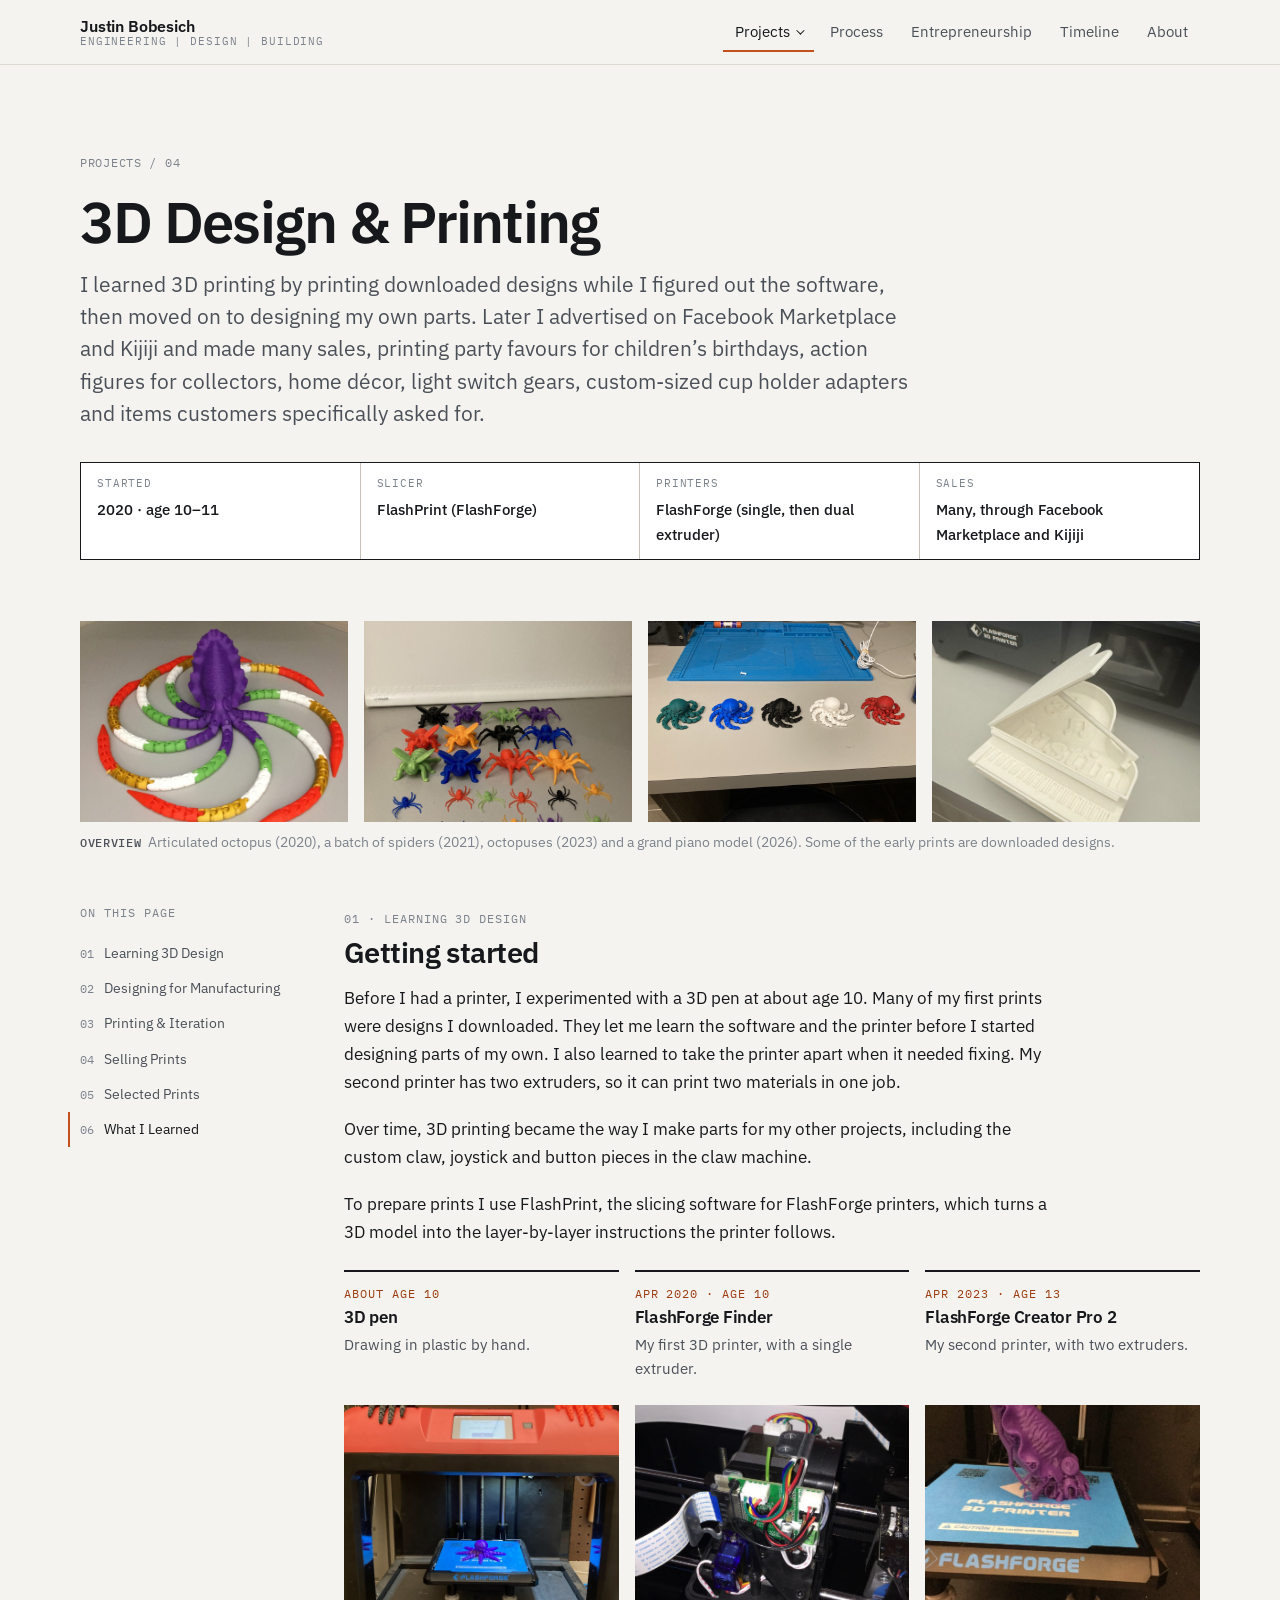
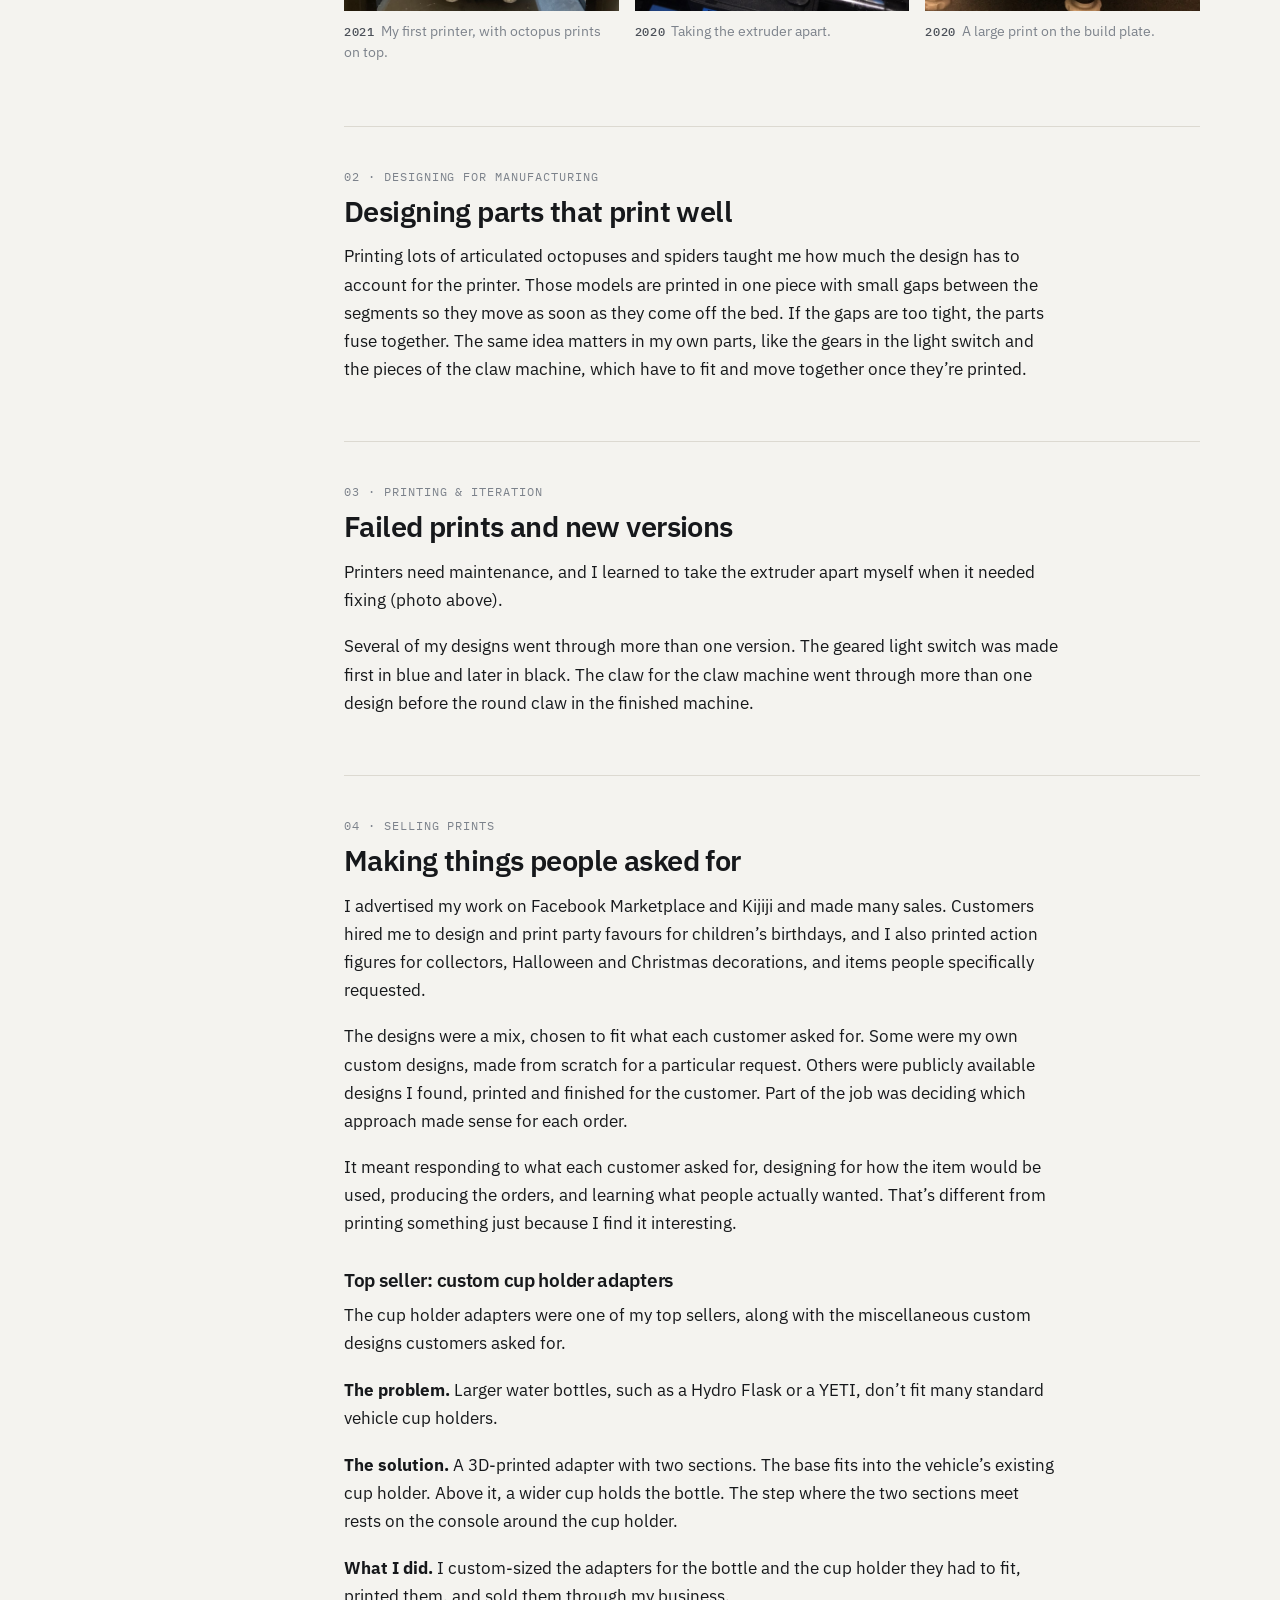
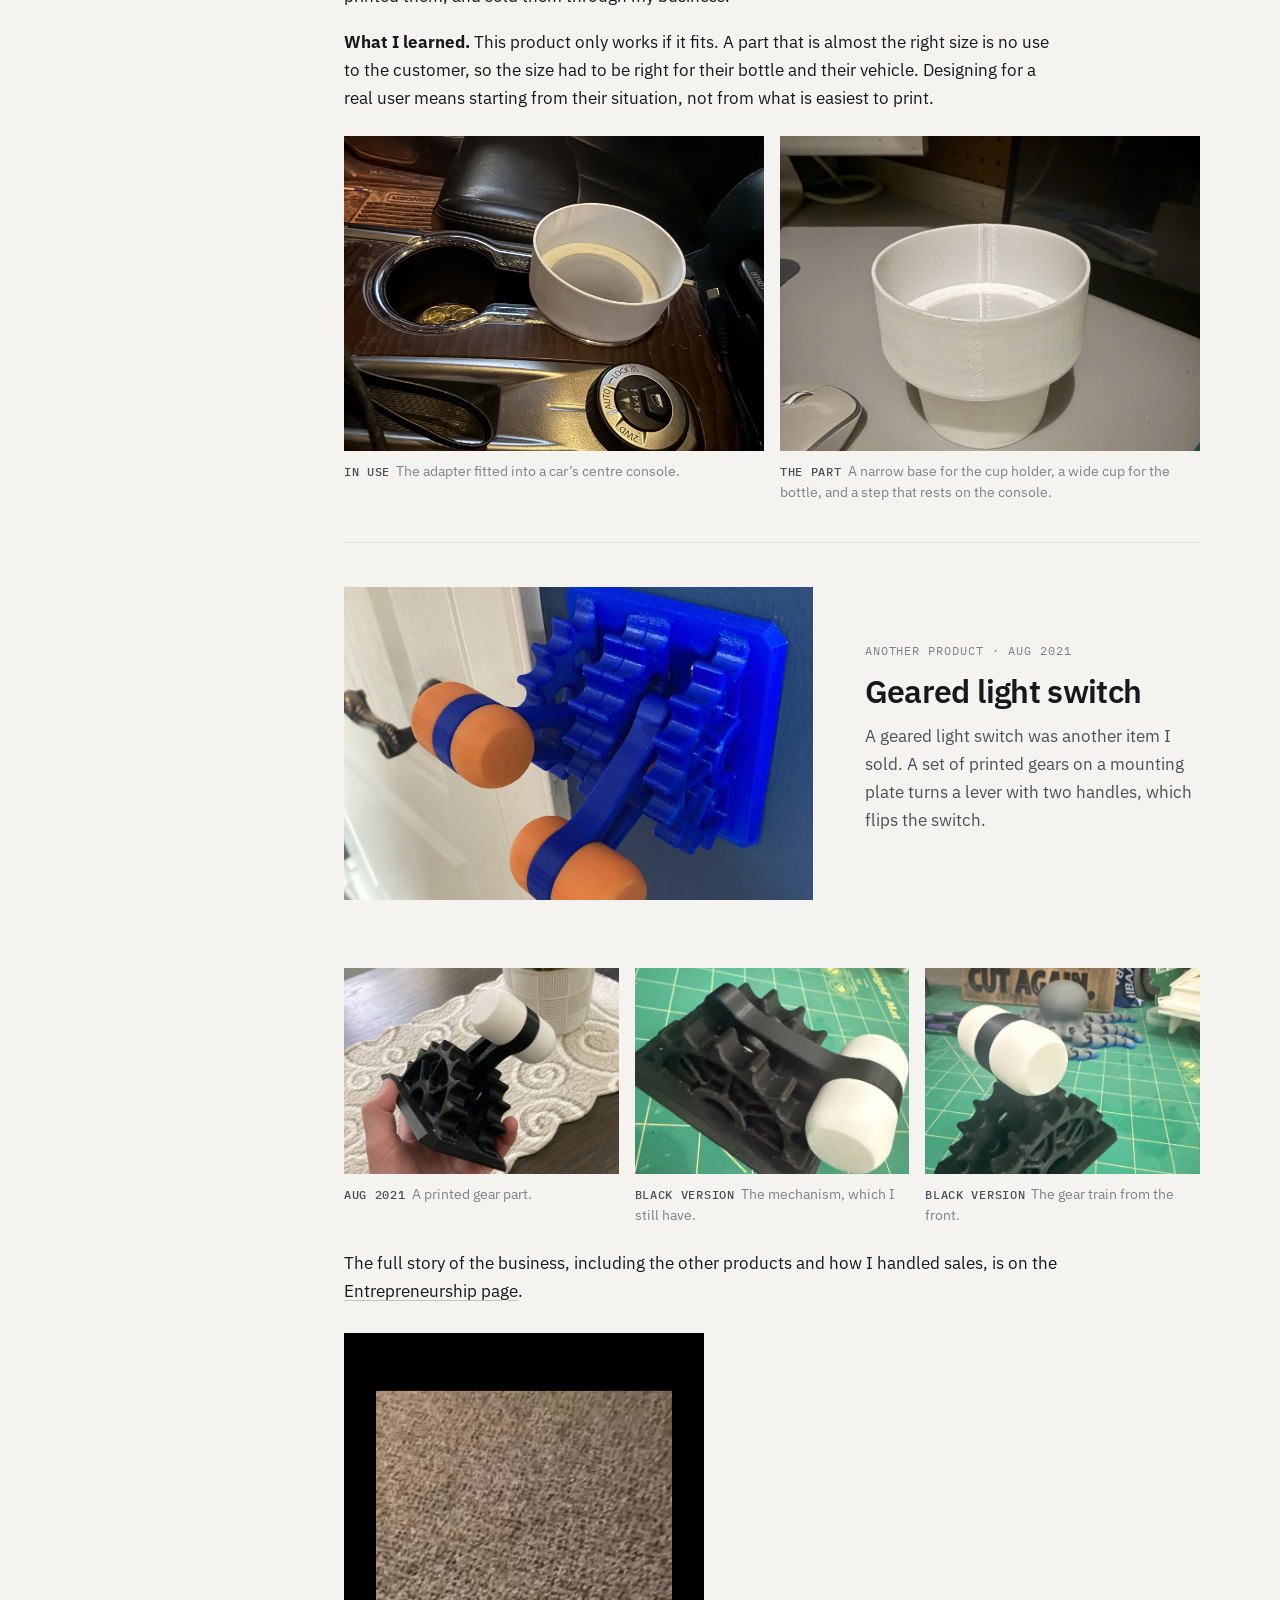
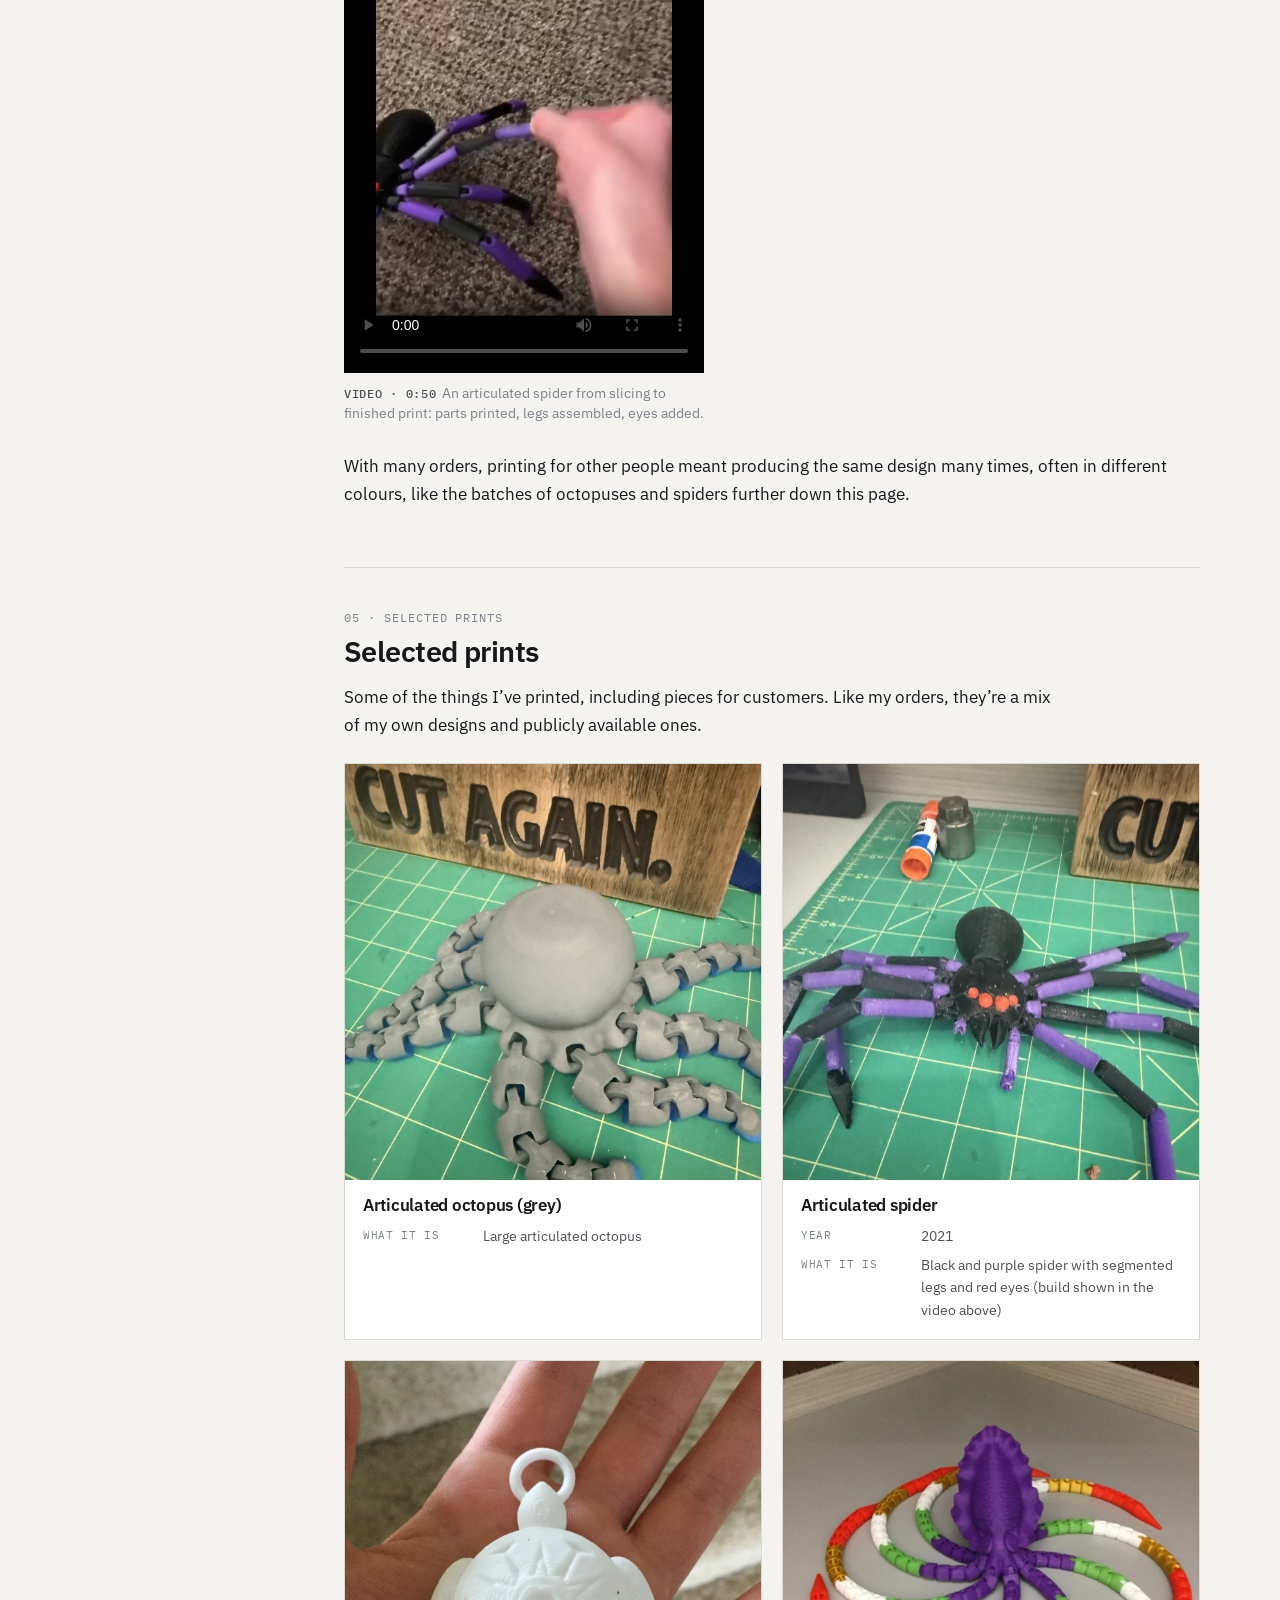
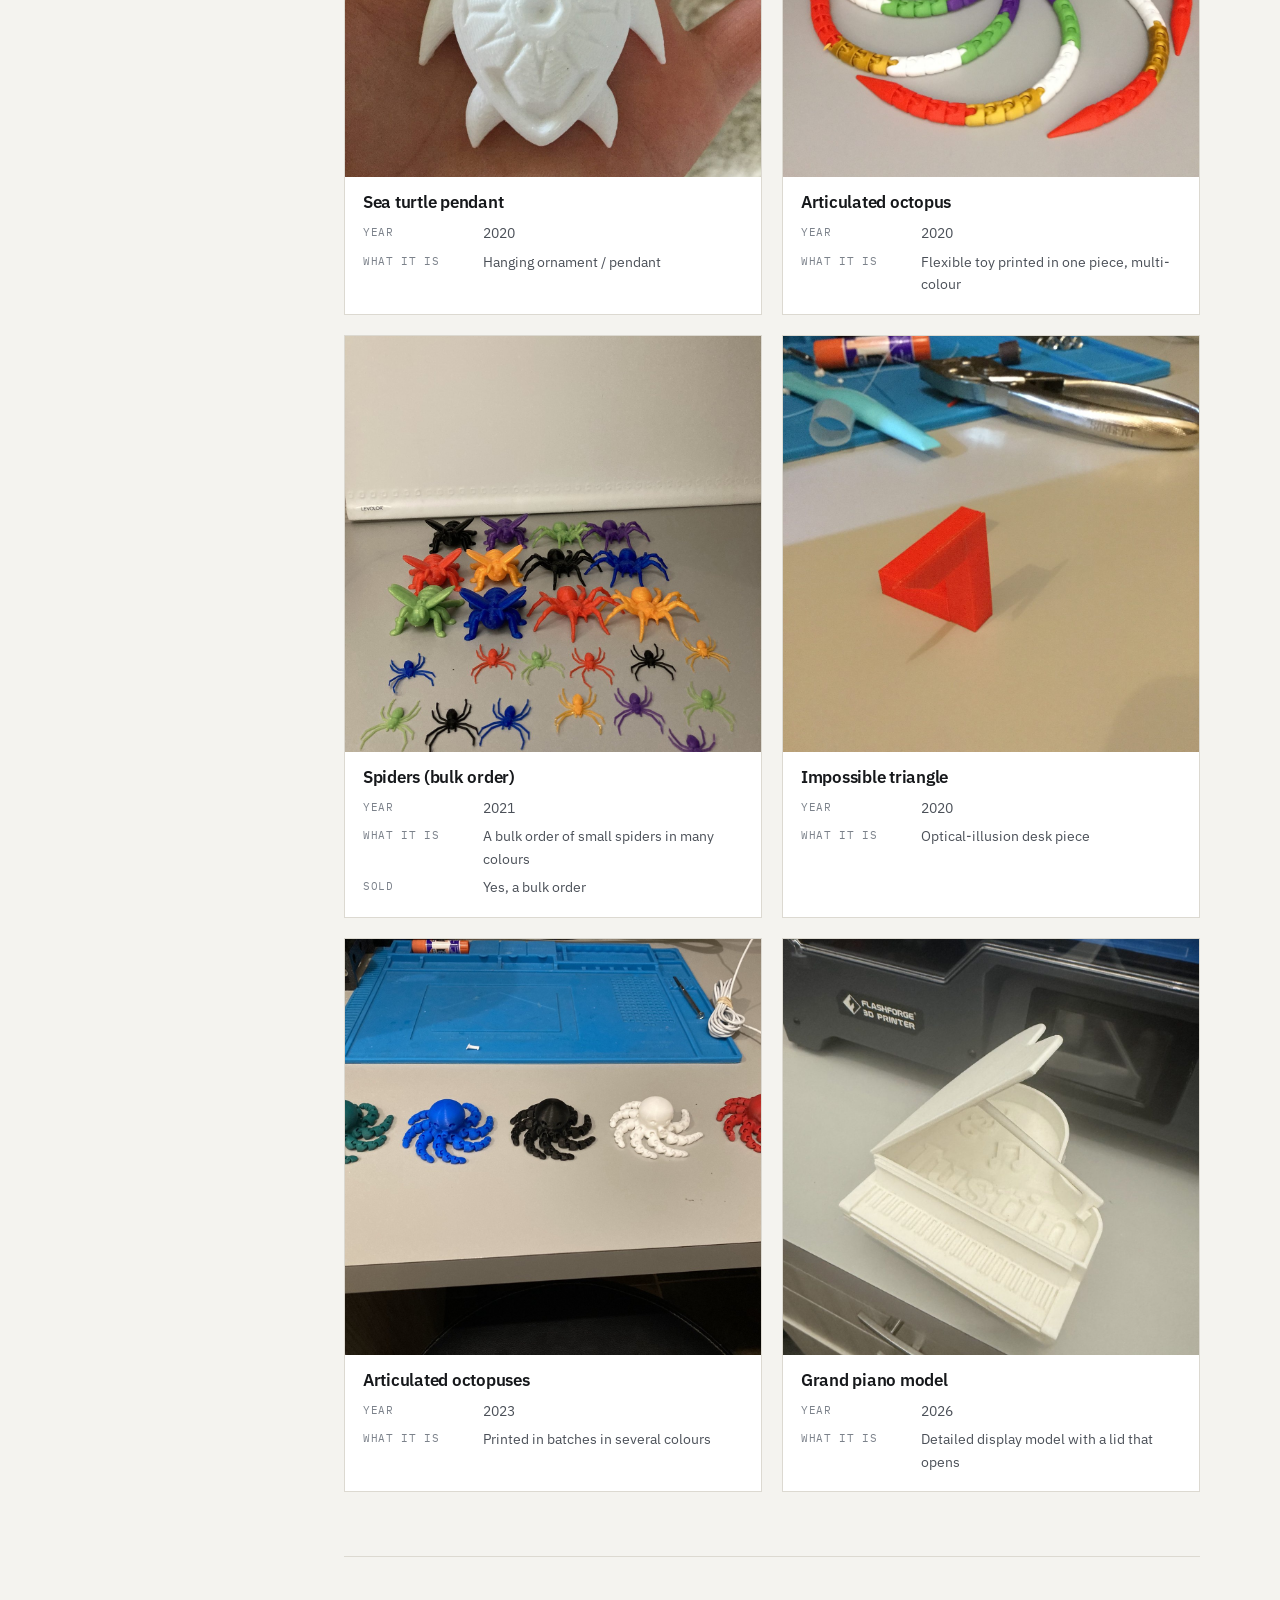
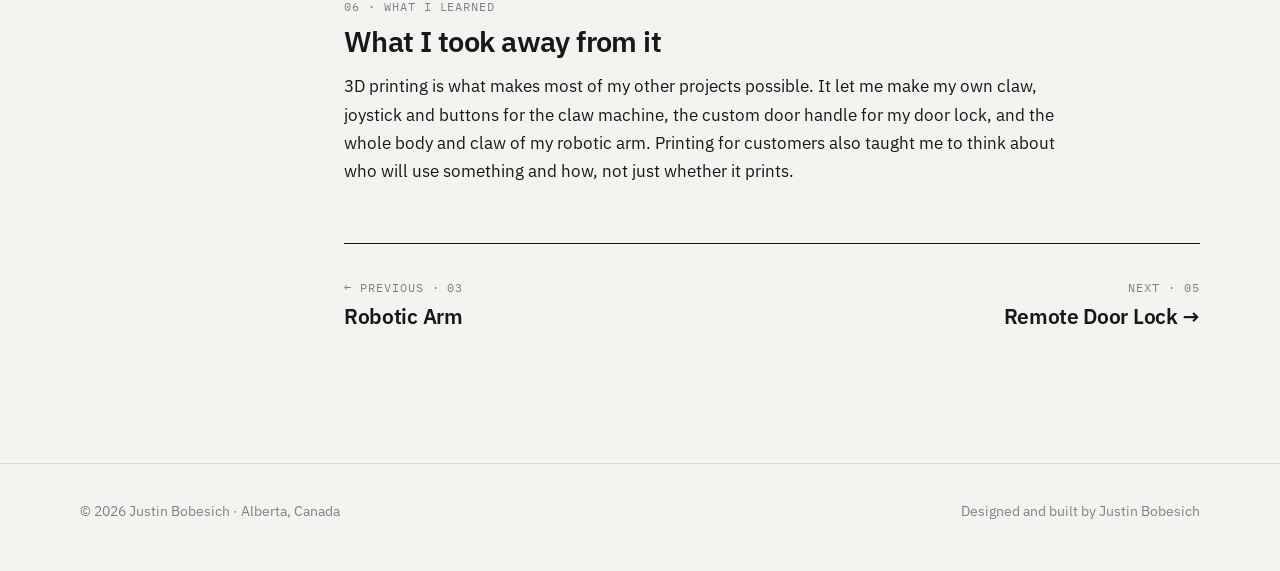
<file: projects/3d-printing.html>
<!DOCTYPE html>

<html lang="en-CA">
<head>
<meta charset="utf-8"/>
<meta content="width=device-width, initial-scale=1" name="viewport"/>
<title>3D Design &amp; Printing | Justin Bobesich</title>
<meta content="Justin Bobesich's work in 3D design and printing, including designing, producing and selling 3D-printed items." name="description"/>

<link href="https://fonts.googleapis.com" rel="preconnect"/>
<link crossorigin="" href="https://fonts.gstatic.com" rel="preconnect"/>
<link href="https://fonts.googleapis.com/css2?family=IBM+Plex+Mono:wght@400;500&amp;family=IBM+Plex+Sans:wght@400;500;600&amp;display=swap" rel="stylesheet"/>
<link href="../assets/css/style.css" rel="stylesheet"/>
</head>
<body data-page="print" data-root="../">

<div id="site-header"></div>
<main id="main">
<header class="project-head">
<div class="wrap">
<div class="crumbs"><a href="../index.html#projects">Projects</a> / 04</div>
<h1>3D Design &amp; Printing</h1>
<p class="lead">I learned 3D printing by printing downloaded designs while I figured out the software, then moved on to designing my own parts. Later I advertised on Facebook Marketplace and Kijiji and made many sales, printing party favours for children’s birthdays, action figures for collectors, home décor, light switch gears, custom-sized cup holder adapters and items customers specifically asked for.</p>
<dl class="titleblock">
<div><dt>Started</dt><dd>2020 · age 10–11</dd></div>
<div><dt>Slicer</dt><dd>FlashPrint (FlashForge)</dd></div>
<div><dt>Printers</dt><dd>FlashForge (single, then dual extruder)</dd></div>
<div><dt>Sales</dt><dd>Many, through Facebook Marketplace and Kijiji</dd></div>
</dl>
</div>
</header>
<div class="wrap">
<figure>
<div class="gallery" style="grid-template-columns:repeat(4,1fr);margin:0">
<figure><img alt="Articulated octopus printed in purple, green, red, white and gold segments" loading="lazy" src="../assets/images/3d-printing/octopus-multicolour.jpg"/></figure>
<figure><img alt="A batch of 3D-printed spiders in many colours" loading="lazy" src="../assets/images/3d-printing/spiders.jpg"/></figure>
<figure><img alt="A row of articulated octopuses in teal, blue, black, white and red" loading="lazy" src="../assets/images/3d-printing/octopuses-2023.jpg"/></figure>
<figure><img alt="A white 3D-printed grand piano model" loading="lazy" src="../assets/images/3d-printing/piano.jpg"/></figure>
</div>
<figcaption><b>Overview</b>Articulated octopus (2020), a batch of spiders (2021), octopuses (2023) and a grand piano model (2026). Some of the early prints are downloaded designs.</figcaption>
</figure>
</div>
<div class="wrap project-body" style="margin-top:48px">
<nav aria-label="On this page" class="toc">
<span class="label">On this page</span>
<ol>
<li><a href="#learning">Learning 3D Design</a></li>
<li><a href="#dfm">Designing for Manufacturing</a></li>
<li><a href="#iteration">Printing &amp; Iteration</a></li>
<li><a href="#selling">Selling Prints</a></li>
<li><a href="#prints">Selected Prints</a></li>
<li><a href="#learned">What I Learned</a></li>
</ol>
</nav>
<div>
<section class="chapter" id="learning">
<span class="label">01 · Learning 3D Design</span>
<h2>Getting started</h2>
<div class="prose">
<p>Before I had a printer, I experimented with a 3D pen at about age 10. Many of my first prints were designs I downloaded. They let me learn the software and the printer before I started designing parts of my own. I also learned to take the printer apart when it needed fixing. My second printer has two extruders, so it can print two materials in one job.</p>
<p>Over time, 3D printing became the way I make parts for my other projects, including the custom claw, joystick and button pieces in the claw machine.</p>
<p>To prepare prints I use FlashPrint, the slicing software for FlashForge printers, which turns a 3D model into the layer-by-layer instructions the printer follows.</p>
</div>
<div class="versions">
<div class="version"><span class="label">about age 10</span><h3>3D pen</h3><p>Drawing in plastic by hand.</p></div>
<div class="version"><span class="label">Apr 2020 · age 10</span><h3>FlashForge Finder</h3><p>My first 3D printer, with a single extruder.</p></div>
<div class="version"><span class="label">Apr 2023 · age 13</span><h3>FlashForge Creator Pro 2</h3><p>My second printer, with two extruders.</p></div>
</div>
<div class="gallery">
<figure><img alt="The FlashForge Finder printer with red octopus prints on top" loading="lazy" src="../assets/images/3d-printing/printer-2021.jpg"/><figcaption><b>2021</b>My first printer, with octopus prints on top.</figcaption></figure>
<figure><img alt="The printer's extruder assembly opened up for repair" loading="lazy" src="../assets/images/3d-printing/printer-extruder.jpg"/><figcaption><b>2020</b>Taking the extruder apart.</figcaption></figure>
<figure><img alt="A large purple print still on the printer's build plate" loading="lazy" src="../assets/images/3d-printing/creature-on-bed.jpg"/><figcaption><b>2020</b>A large print on the build plate.</figcaption></figure>
</div>
</section>
<section class="chapter" id="dfm">
<span class="label">02 · Designing for Manufacturing</span>
<h2>Designing parts that print well</h2>
<div class="prose">
<p>Printing lots of articulated octopuses and spiders taught me how much the design has to account for the printer. Those models are printed in one piece with small gaps between the segments so they move as soon as they come off the bed. If the gaps are too tight, the parts fuse together. The same idea matters in my own parts, like the gears in the light switch and the pieces of the claw machine, which have to fit and move together once they’re printed.</p>

</div>
</section>
<section class="chapter" id="iteration">
<span class="label">03 · Printing &amp; Iteration</span>
<h2>Failed prints and new versions</h2>
<div class="prose">
<p>Printers need maintenance, and I learned to take the extruder apart myself when it needed fixing (photo above).</p>
<p>Several of my designs went through more than one version. The geared light switch was made first in blue and later in black. The claw for the claw machine went through more than one design before the round claw in the finished machine.</p>

</div>
</section>
<section class="chapter" id="selling">
<span class="label">04 · Selling Prints</span>
<h2>Making things people asked for</h2>
<div class="prose">
<p>I advertised my work on Facebook Marketplace and Kijiji and made many sales. Customers hired me to design and print party favours for children’s birthdays, and I also printed action figures for collectors, Halloween and Christmas decorations, and items people specifically requested.</p>
<p>The designs were a mix, chosen to fit what each customer asked for. Some were my own custom designs, made from scratch for a particular request. Others were publicly available designs I found, printed and finished for the customer. Part of the job was deciding which approach made sense for each order.</p>
<p>It meant responding to what each customer asked for, designing for how the item would be used, producing the orders, and learning what people actually wanted. That’s different from printing something just because I find it interesting.</p>
</div>

<h3 id="cup-holder" style="margin-top:32px">Top seller: custom cup holder adapters</h3>
<div class="prose">
<p>The cup holder adapters were one of my top sellers, along with the miscellaneous custom designs customers asked for.</p>
<p><strong>The problem.</strong> Larger water bottles, such as a Hydro Flask or a YETI, don’t fit many standard vehicle cup holders.</p>
<p><strong>The solution.</strong> A 3D-printed adapter with two sections. The base fits into the vehicle’s existing cup holder. Above it, a wider cup holds the bottle. The step where the two sections meet rests on the console around the cup holder.</p>
<p><strong>What I did.</strong> I custom-sized the adapters for the bottle and the cup holder they had to fit, printed them, and sold them through my business.</p>
<p><strong>What I learned.</strong> This product only works if it fits. A part that is almost the right size is no use to the customer, so the size had to be right for their bottle and their vehicle. Designing for a real user means starting from their situation, not from what is easiest to print.</p>
</div>
<div class="gallery two">
<figure><img alt="A white 3D-printed cup holder adapter sitting in a car's centre console cup holder" loading="lazy" src="../assets/images/3d-printing/cup-holder-in-car.jpg"/><figcaption><b>In use</b>The adapter fitted into a car’s centre console.</figcaption></figure>
<figure><img alt="A white 3D-printed cup holder adapter on a desk, with a narrow base and a wide upper cup" loading="lazy" src="../assets/images/3d-printing/cup-holder-adapter.jpg"/><figcaption><b>The part</b>A narrow base for the cup holder, a wide cup for the bottle, and a step that rests on the console.</figcaption></figure>
</div>

<article class="feature" id="light-switch" style="margin-top:40px">
<div class="feature-media"><img alt="Blue 3D-printed gear mechanism with orange handles mounted on a wall over a light switch" loading="lazy" src="../assets/images/robotics/light-switch-gears-2021.jpg"/></div>
<div>
<span class="label">Another product · Aug 2021</span>
<h3>Geared light switch</h3>
<p>A geared light switch was another item I sold. A set of printed gears on a mounting plate turns a lever with two handles, which flips the switch.</p>


</div>
</article>
<div class="gallery">
<figure><img alt="A black 3D-printed gear part held in a hand" loading="lazy" src="../assets/images/robotics/light-switch-part-2021.jpg"/><figcaption><b>Aug 2021</b>A printed gear part.</figcaption></figure>
<figure><img alt="The black gear mechanism with a white handle on a cutting mat" loading="lazy" src="../assets/images/robotics/light-switch-mechanism.jpg"/><figcaption><b>Black version</b>The mechanism, which I still have.</figcaption></figure>
<figure><img alt="The black gear mechanism from the front" loading="lazy" src="../assets/images/robotics/light-switch-mechanism-2.jpg"/><figcaption><b>Black version</b>The gear train from the front.</figcaption></figure>
</div>
<p class="prose">The full story of the business, including the other products and how I handled sales, is on the <a href="../entrepreneurship.html">Entrepreneurship page</a>.</p>
<figure style="max-width:360px;margin:28px 0">
<div class="video video-vertical">
<video controls="" playsinline="" poster="../assets/images/3d-printing/spider-poster.jpg" preload="metadata">
<source src="../assets/videos/3d-spider-build.mp4" type="video/mp4"/>
</video>
</div>
<figcaption><b>Video · 0:50</b>An articulated spider from slicing to finished print: parts printed, legs assembled, eyes added.</figcaption>
</figure>
<p>With many orders, printing for other people meant producing the same design many times, often in different colours, like the batches of octopuses and spiders further down this page.</p>
</section>
<section class="chapter" id="prints">
<span class="label">05 · Selected Prints</span>
<h2>Selected prints</h2>
<p class="prose">Some of the things I’ve printed, including pieces for customers. Like my orders, they’re a mix of my own designs and publicly available ones.</p>

<div class="prints">
<article class="print">
<img alt="Articulated octopus (grey)" loading="lazy" src="../assets/images/3d-printing/octopus-grey.jpg"/>
<div class="print-body">
<h3>Articulated octopus (grey)</h3>
<dl>

<dt>What it is</dt><dd>Large articulated octopus</dd>


</dl>
</div>
</article>
<article class="print">
<img alt="Articulated spider" loading="lazy" src="../assets/images/3d-printing/spider-purple.jpg"/>
<div class="print-body">
<h3>Articulated spider</h3>
<dl>
<dt>Year</dt><dd>2021</dd>
<dt>What it is</dt><dd>Black and purple spider with segmented legs and red eyes (build shown in the video above)</dd>


</dl>
</div>
</article>
<article class="print">
<img alt="Sea turtle pendant" loading="lazy" src="../assets/images/3d-printing/turtle-pendant.jpg"/>
<div class="print-body">
<h3>Sea turtle pendant</h3>
<dl>
<dt>Year</dt><dd>2020</dd>
<dt>What it is</dt><dd>Hanging ornament / pendant</dd>


</dl>
</div>
</article>
<article class="print">
<img alt="Articulated octopus" loading="lazy" src="../assets/images/3d-printing/octopus-multicolour.jpg"/>
<div class="print-body">
<h3>Articulated octopus</h3>
<dl>
<dt>Year</dt><dd>2020</dd>
<dt>What it is</dt><dd>Flexible toy printed in one piece, multi-colour</dd>


</dl>
</div>
</article>
<article class="print">
<img alt="Spiders (batch)" loading="lazy" src="../assets/images/3d-printing/spiders.jpg"/>
<div class="print-body">
<h3>Spiders (bulk order)</h3>
<dl>
<dt>Year</dt><dd>2021</dd>
<dt>What it is</dt><dd>A bulk order of small spiders in many colours</dd>

<dt>Sold</dt><dd>Yes, a bulk order</dd>
</dl>
</div>
</article>
<article class="print">
<img alt="Impossible triangle" loading="lazy" src="../assets/images/3d-printing/impossible-triangle.jpg"/>
<div class="print-body">
<h3>Impossible triangle</h3>
<dl>
<dt>Year</dt><dd>2020</dd>
<dt>What it is</dt><dd>Optical-illusion desk piece</dd>


</dl>
</div>
</article>
<article class="print">
<img alt="Articulated octopuses" loading="lazy" src="../assets/images/3d-printing/octopuses-2023.jpg"/>
<div class="print-body">
<h3>Articulated octopuses</h3>
<dl>
<dt>Year</dt><dd>2023</dd>
<dt>What it is</dt><dd>Printed in batches in several colours</dd>


</dl>
</div>
</article>
<article class="print">
<img alt="Grand piano model" loading="lazy" src="../assets/images/3d-printing/piano.jpg"/>
<div class="print-body">
<h3>Grand piano model</h3>
<dl>
<dt>Year</dt><dd>2026</dd>
<dt>What it is</dt><dd>Detailed display model with a lid that opens</dd>


</dl>
</div>
</article>
</div>
</section>
<section class="chapter" id="learned">
<span class="label">06 · What I Learned</span>
<h2>What I took away from it</h2>
<div class="prose">
<p>3D printing is what makes most of my other projects possible. It let me make my own claw, joystick and buttons for the claw machine, the custom door handle for my door lock, and the whole body and claw of my robotic arm. Printing for customers also taught me to think about who will use something and how, not just whether it prints.</p>

</div>
</section>
<nav aria-label="More projects" class="next-project">
<a href="robotic-arm.html"><span class="label">← Previous · 03</span><span class="t">Robotic Arm</span></a>
<a class="r" href="door-lock.html"><span class="label">Next · 05</span><span class="t">Remote Door Lock →</span></a>
</nav>
</div>
</div>
</main>
<div id="site-footer"></div>
<script src="../assets/js/main.js"></script>
</body>
</html>
</file>
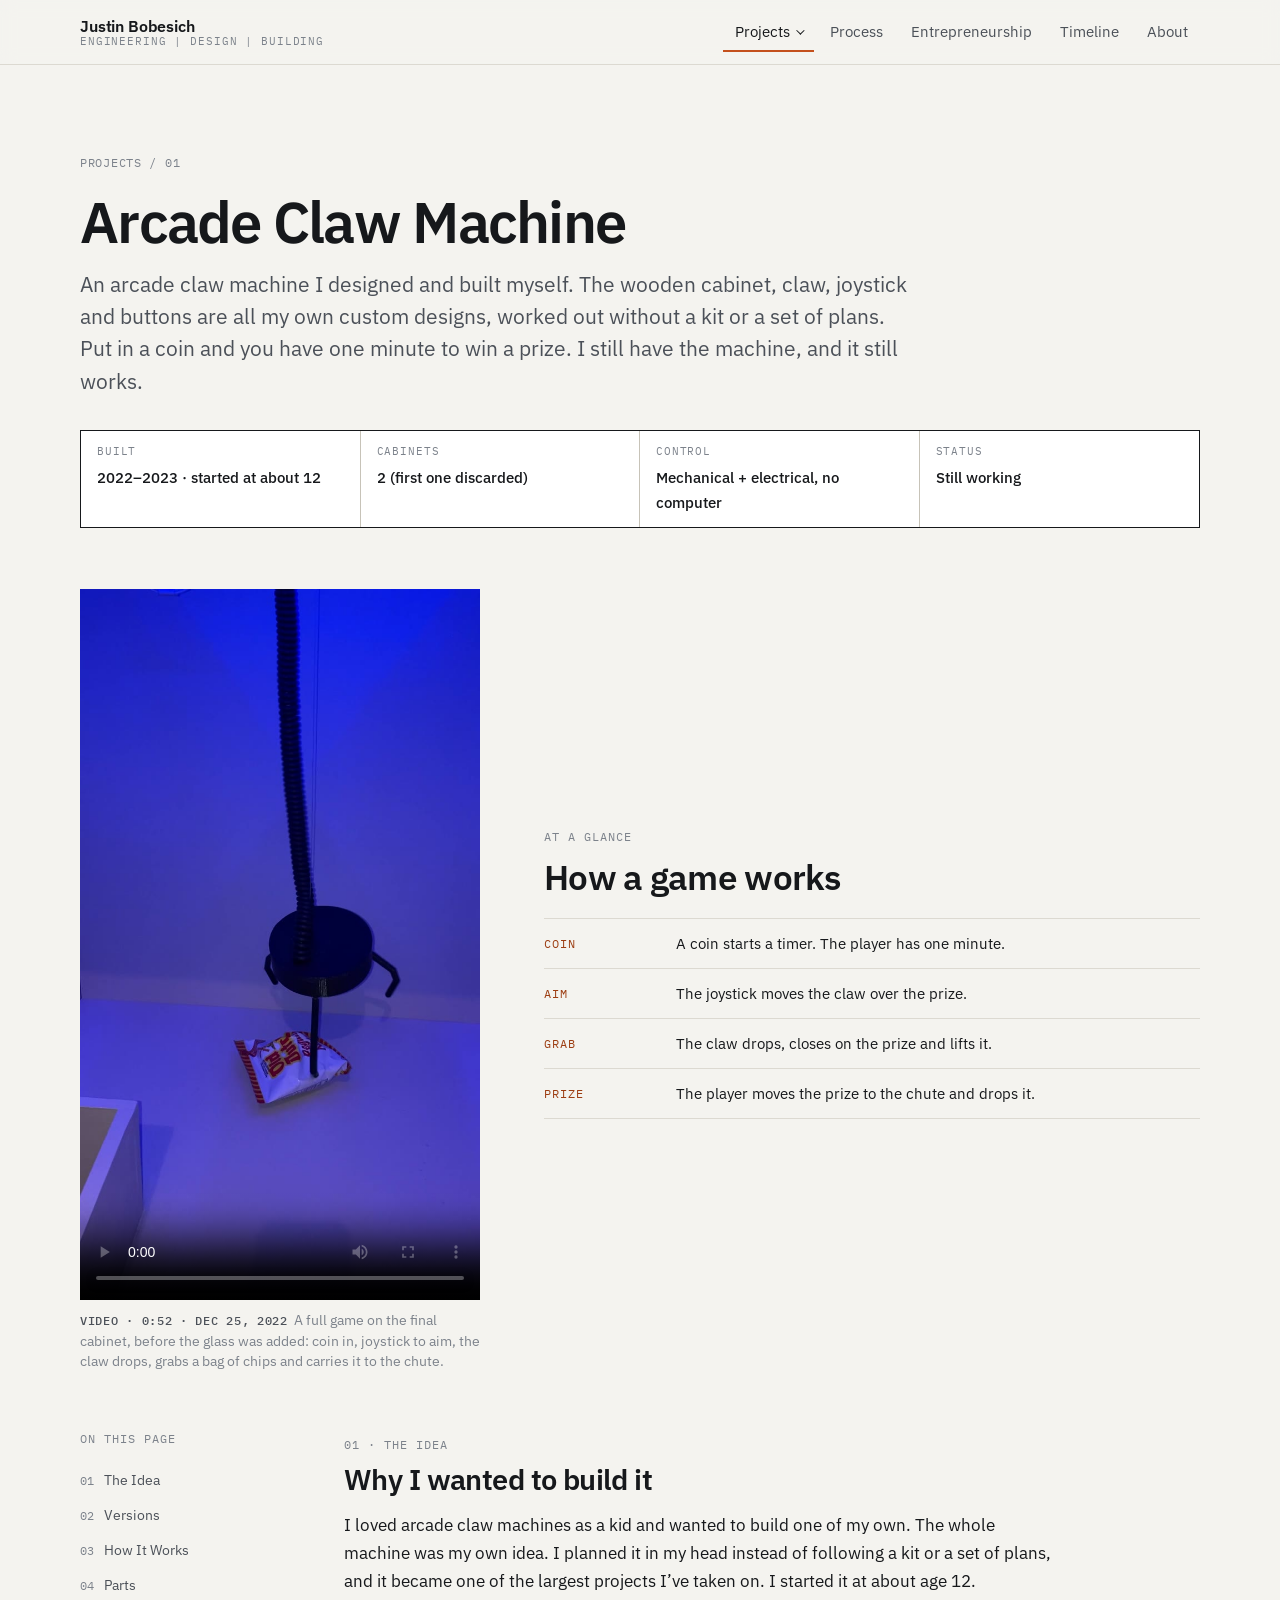
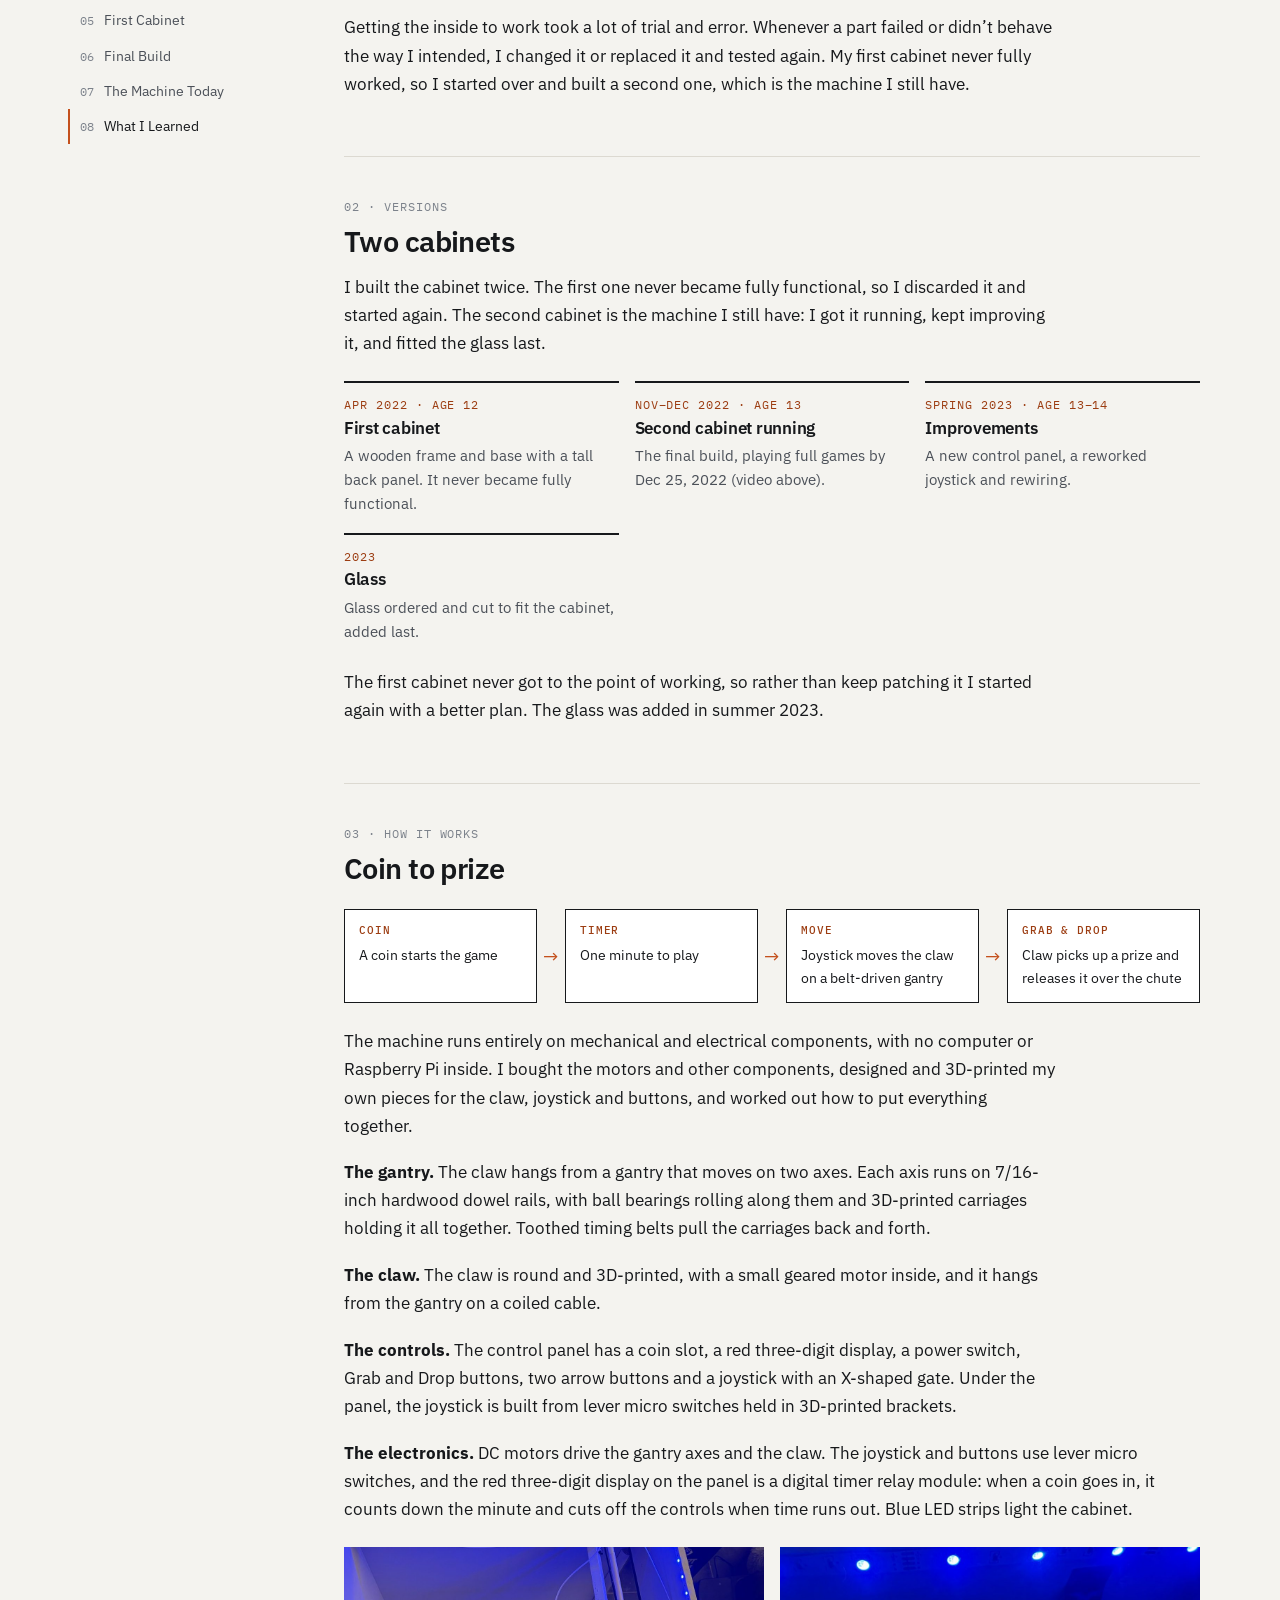
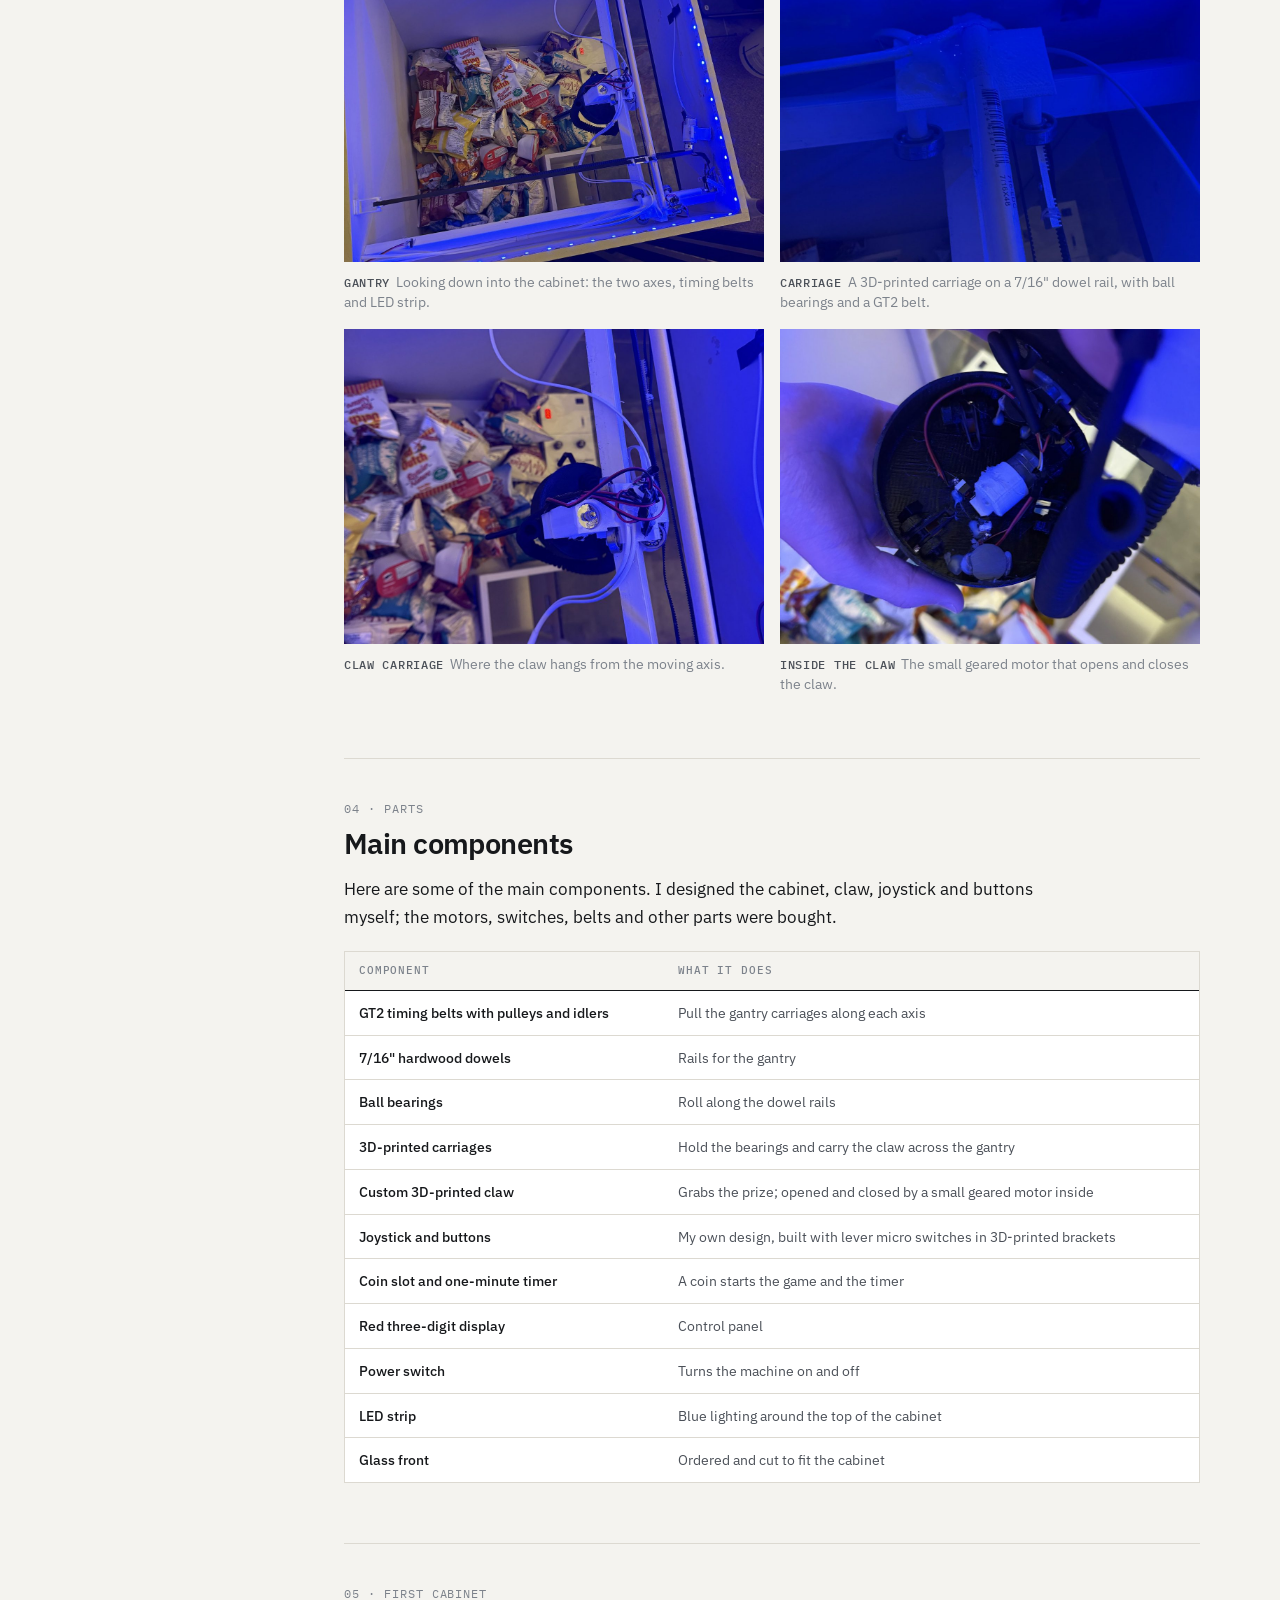
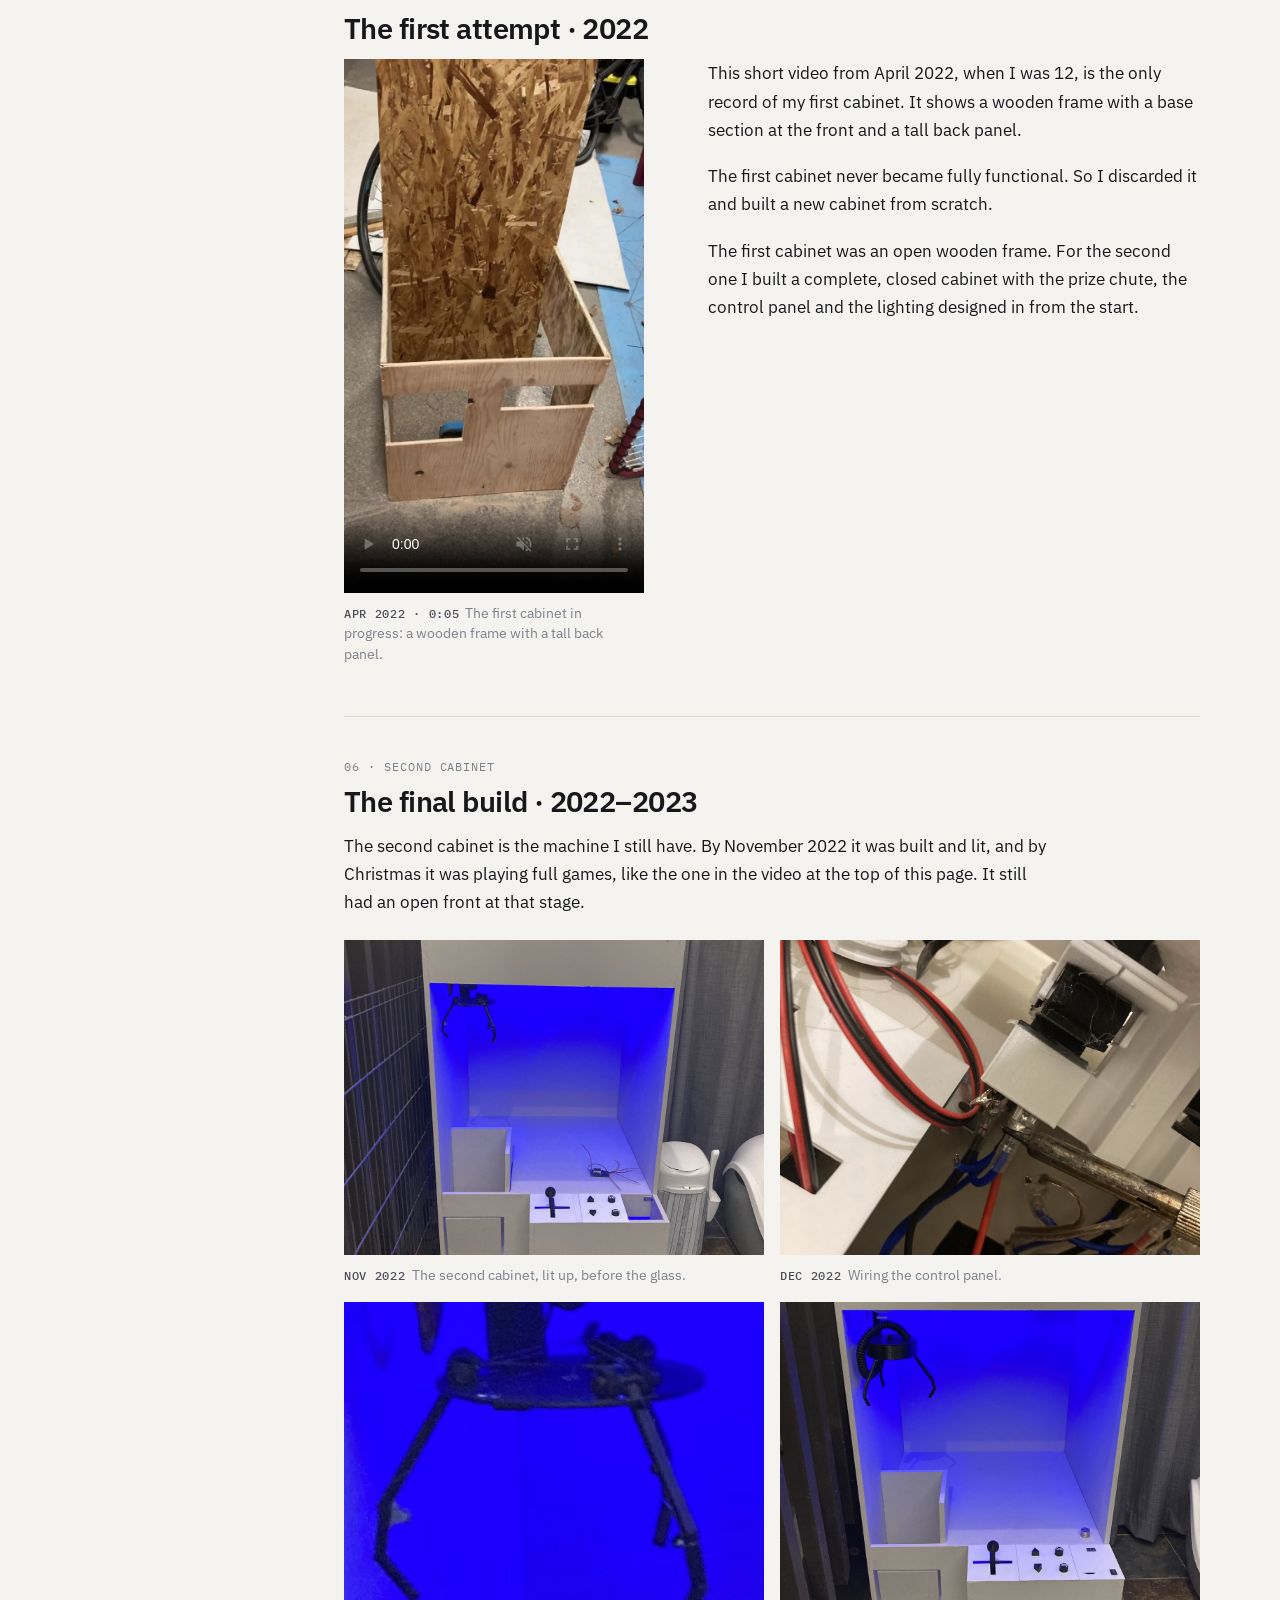
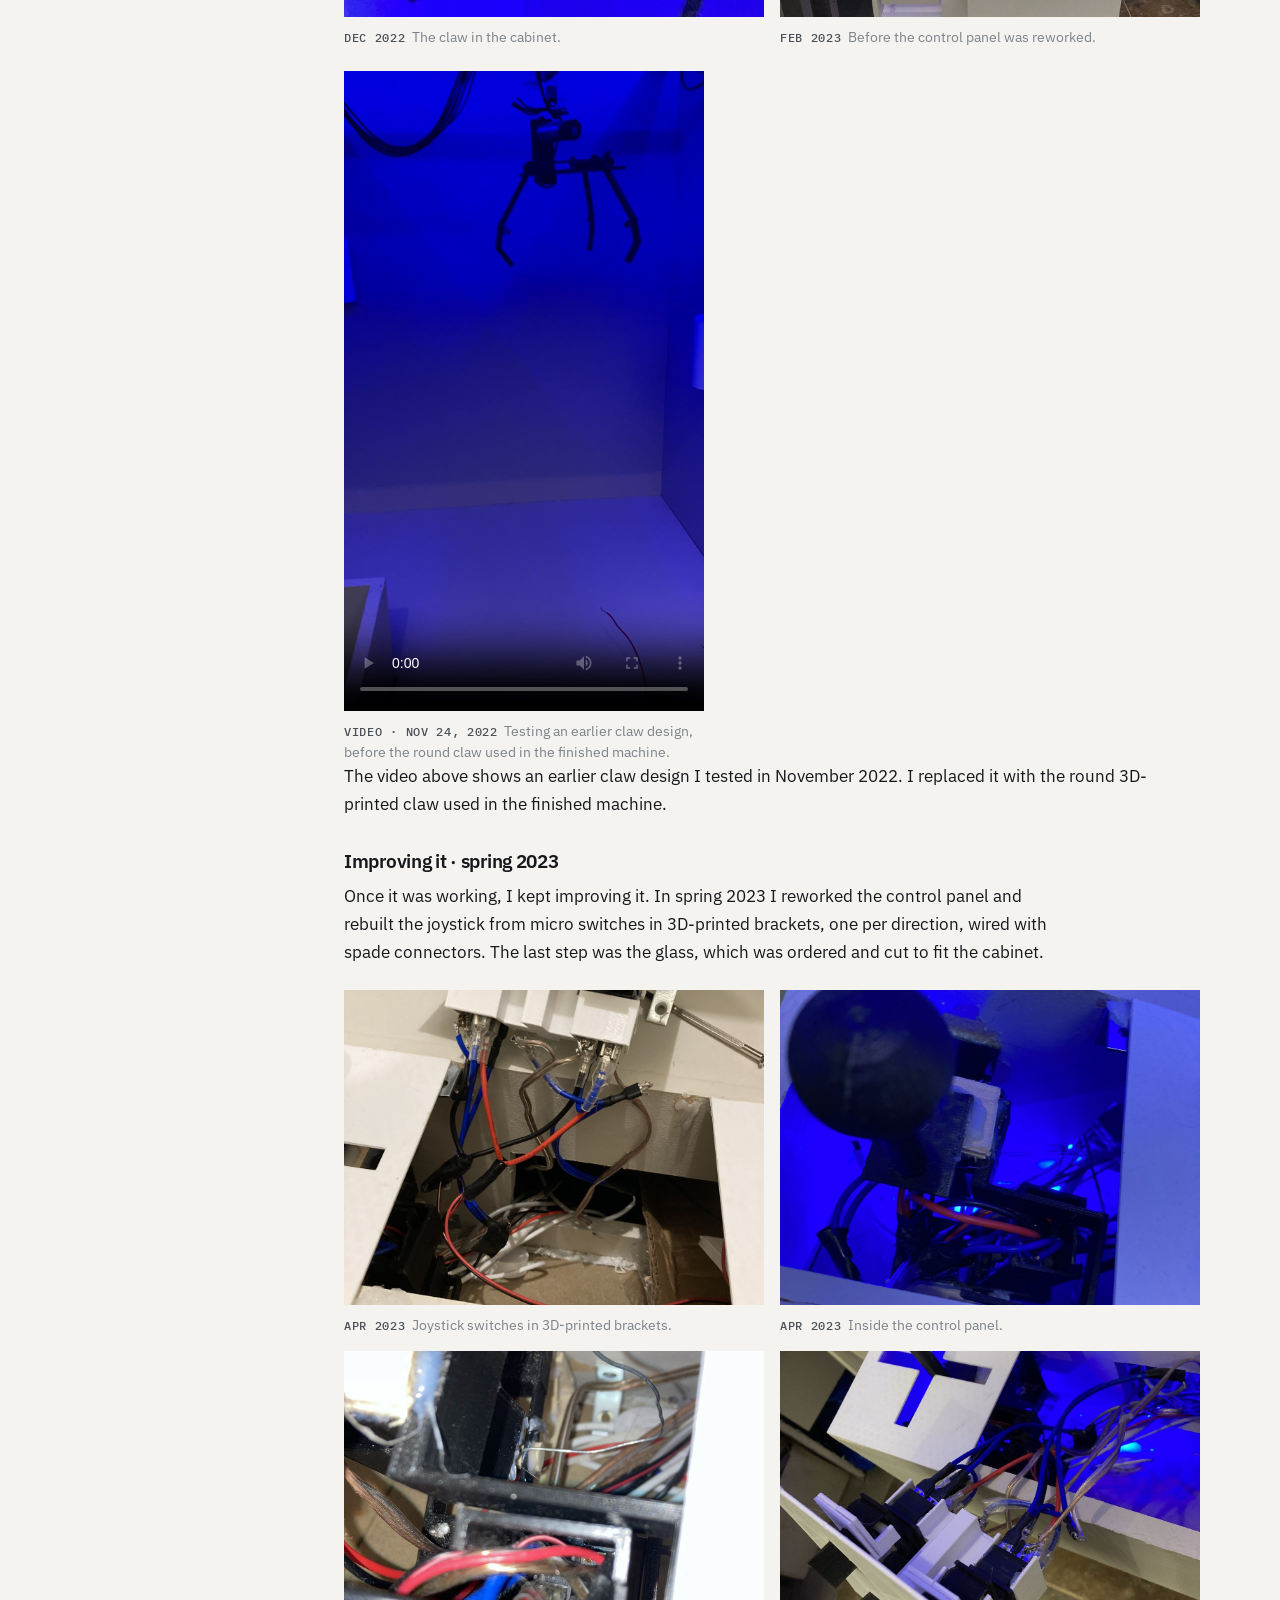
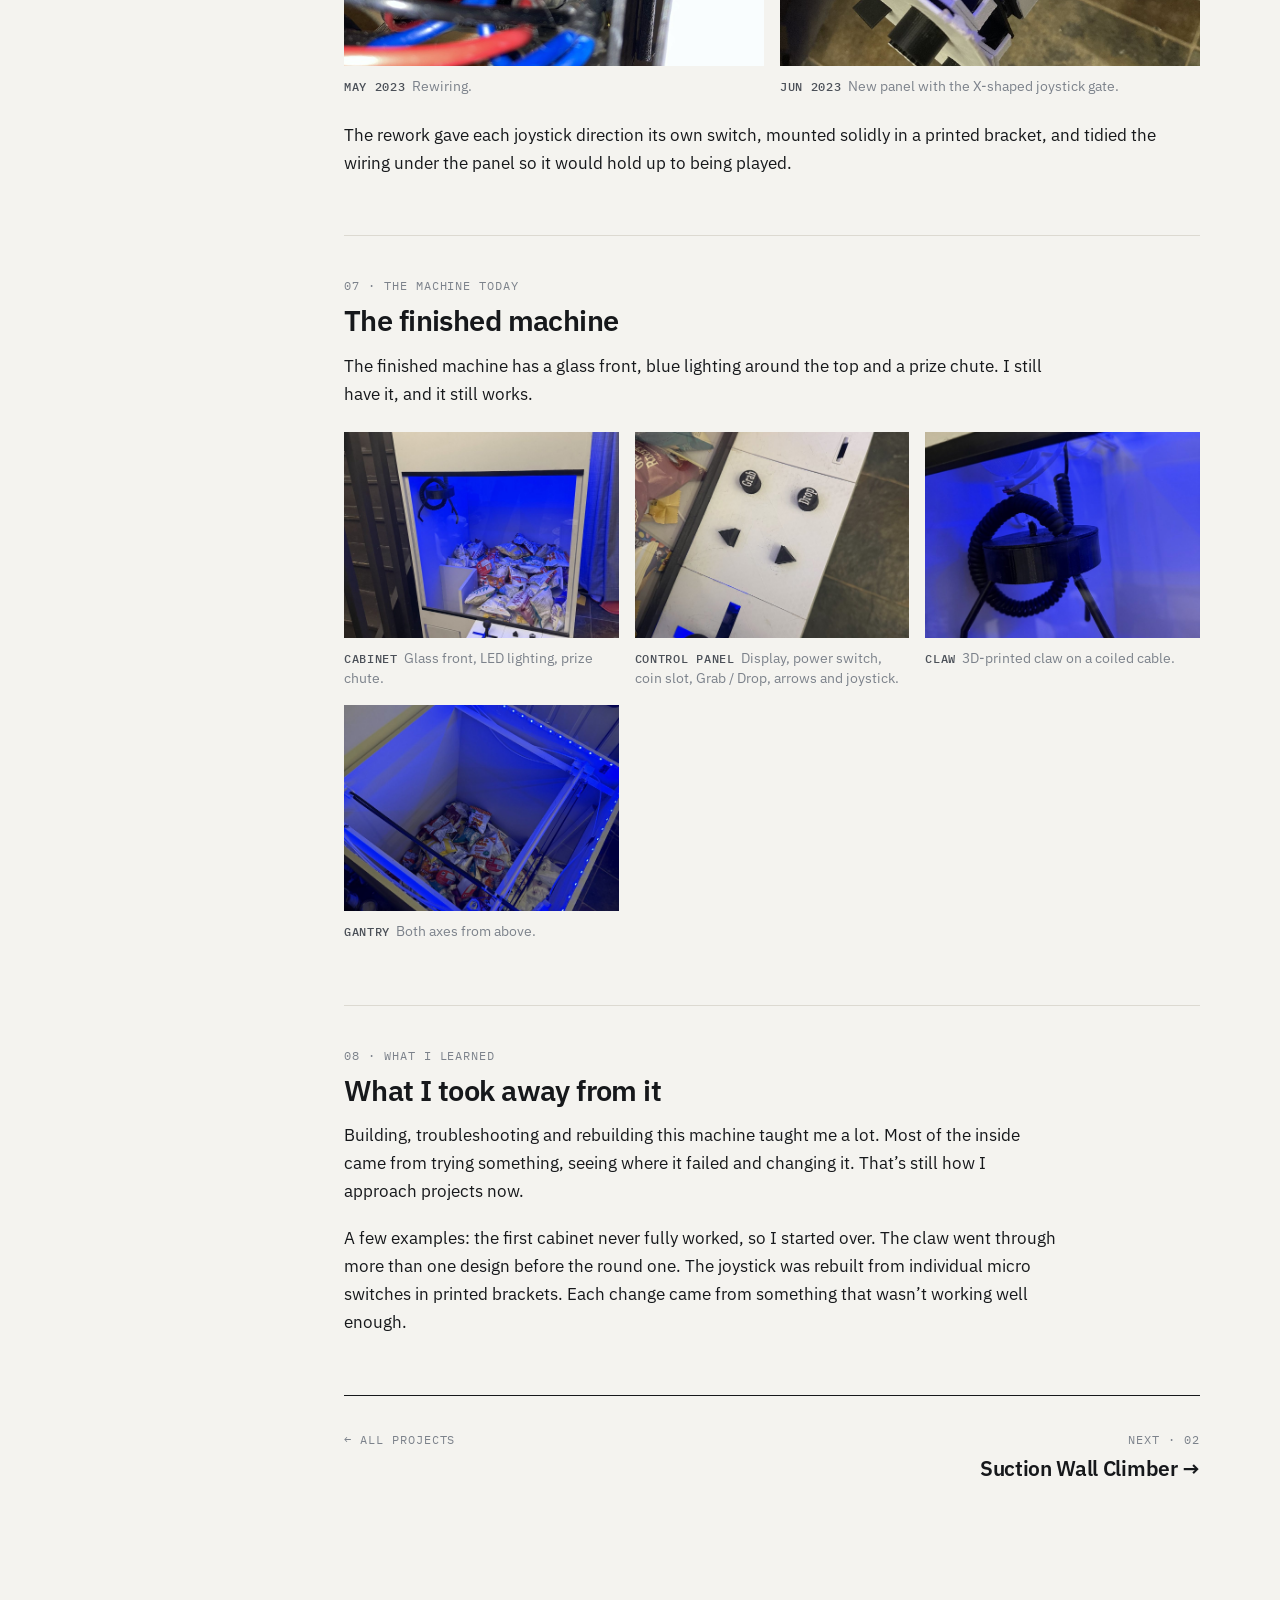
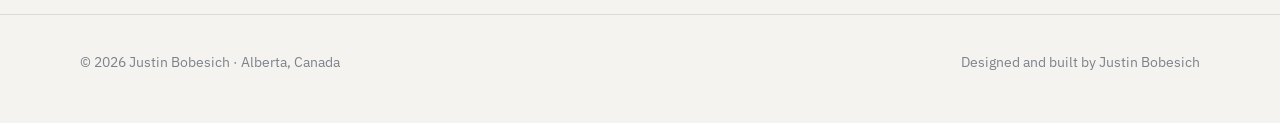
<file: projects/claw-machine.html>
<!DOCTYPE html>

<html lang="en-CA">
<head>
<meta charset="utf-8"/>
<meta content="width=device-width, initial-scale=1" name="viewport"/>
<title>Arcade Claw Machine | Justin Bobesich</title>
<meta content="A working coin-operated arcade claw machine designed and built by Justin Bobesich, from the first cabinet to the second cabinet with a glass front." name="description"/>

<link href="https://fonts.googleapis.com" rel="preconnect"/>
<link crossorigin="" href="https://fonts.gstatic.com" rel="preconnect"/>
<link href="https://fonts.googleapis.com/css2?family=IBM+Plex+Mono:wght@400;500&amp;family=IBM+Plex+Sans:wght@400;500;600&amp;display=swap" rel="stylesheet"/>
<link href="../assets/css/style.css" rel="stylesheet"/>
</head>
<body data-page="claw" data-root="../">

<div id="site-header"></div>
<main id="main">
<header class="project-head">
<div class="wrap">
<div class="crumbs"><a href="../index.html#projects">Projects</a> / 01</div>
<h1>Arcade Claw Machine</h1>
<p class="lead">An arcade claw machine I designed and built myself. The wooden cabinet, claw, joystick and buttons are all my own custom designs, worked out without a kit or a set of plans. Put in a coin and you have one minute to win a prize. I still have the machine, and it still works.</p>
<dl class="titleblock">
<div><dt>Built</dt><dd>2022–2023 · started at about 12</dd></div>
<div><dt>Cabinets</dt><dd>2 (first one discarded)</dd></div>
<div><dt>Control</dt><dd>Mechanical + electrical, no computer</dd></div>
<div><dt>Status</dt><dd>Still working</dd></div>
</dl>
</div>
</header>

<section aria-label="The finished claw machine" class="wrap video-feature">
<figure>
<div class="video video-vertical">
<video controls="" playsinline="" poster="../assets/images/claw-machine/game-poster.jpg" preload="metadata">
<source src="../assets/videos/claw-machine-game-2022.mp4" type="video/mp4"/>
</video>
</div>
<figcaption><b>Video · 0:52 · Dec 25, 2022</b>A full game on the final cabinet, before the glass was added: coin in, joystick to aim, the claw drops, grabs a bag of chips and carries it to the chute.</figcaption>
</figure>
<div class="video-notes">
<span class="label">At a glance</span>
<h2>How a game works</h2>
<ul class="watch">
<li><span class="label">Coin</span>A coin starts a timer. The player has one minute.</li>
<li><span class="label">Aim</span>The joystick moves the claw over the prize.</li>
<li><span class="label">Grab</span>The claw drops, closes on the prize and lifts it.</li>
<li><span class="label">Prize</span>The player moves the prize to the chute and drops it.</li>
</ul>

</div>
</section>
<div class="wrap project-body" style="margin-top:56px">
<nav aria-label="On this page" class="toc">
<span class="label">On this page</span>
<ol>
<li><a href="#idea">The Idea</a></li>
<li><a href="#timeline">Versions</a></li>
<li><a href="#how">How It Works</a></li>
<li><a href="#parts">Parts</a></li>
<li><a href="#v1">First Cabinet</a></li>
<li><a href="#rebuild">Final Build</a></li>
<li><a href="#today">The Machine Today</a></li>
<li><a href="#learned">What I Learned</a></li>
</ol>
</nav>
<div>
<section class="chapter" id="idea">
<span class="label">01 · The Idea</span>
<h2>Why I wanted to build it</h2>
<div class="prose">
<p>I loved arcade claw machines as a kid and wanted to build one of my own. The whole machine was my own idea. I planned it in my head instead of following a kit or a set of plans, and it became one of the largest projects I’ve taken on. I started it at about age 12.</p>
<p>Getting the inside to work took a lot of trial and error. Whenever a part failed or didn’t behave the way I intended, I changed it or replaced it and tested again. My first cabinet never fully worked, so I started over and built a second one, which is the machine I still have.</p>
</div>
</section>
<section class="chapter" id="timeline">
<span class="label">02 · Versions</span>
<h2>Two cabinets</h2>
<p class="prose">I built the cabinet twice. The first one never became fully functional, so I discarded it and started again. The second cabinet is the machine I still have: I got it running, kept improving it, and fitted the glass last.</p>
<div class="versions">
<div class="version"><span class="label">Apr 2022 · age 12</span><h3>First cabinet</h3><p>A wooden frame and base with a tall back panel. It never became fully functional.</p></div>
<div class="version"><span class="label">Nov–Dec 2022 · age 13</span><h3>Second cabinet running</h3><p>The final build, playing full games by Dec 25, 2022 (video above).</p></div>
<div class="version"><span class="label">Spring 2023 · age 13–14</span><h3>Improvements</h3><p>A new control panel, a reworked joystick and rewiring.</p></div>
<div class="version"><span class="label">2023</span><h3>Glass</h3><p>Glass ordered and cut to fit the cabinet, added last.</p></div>
</div>
<p class="prose">The first cabinet never got to the point of working, so rather than keep patching it I started again with a better plan. The glass was added in summer 2023.</p>
</section>
<section class="chapter" id="how">
<span class="label">03 · How It Works</span>
<h2>Coin to prize</h2>
<div aria-label="How a game runs" class="flow">
<div class="node"><b>Coin</b>A coin starts the game</div>
<div aria-hidden="true" class="arrow">→</div>
<div class="node"><b>Timer</b>One minute to play</div>
<div aria-hidden="true" class="arrow">→</div>
<div class="node"><b>Move</b>Joystick moves the claw on a belt-driven gantry</div>
<div aria-hidden="true" class="arrow">→</div>
<div class="node"><b>Grab &amp; drop</b>Claw picks up a prize and releases it over the chute</div>
</div>
<div class="prose">
<p>The machine runs entirely on mechanical and electrical components, with no computer or Raspberry Pi inside. I bought the motors and other components, designed and 3D-printed my own pieces for the claw, joystick and buttons, and worked out how to put everything together.</p>
<p><strong>The gantry.</strong> The claw hangs from a gantry that moves on two axes. Each axis runs on 7/16-inch hardwood dowel rails, with ball bearings rolling along them and 3D-printed carriages holding it all together. Toothed timing belts pull the carriages back and forth.</p>
<p><strong>The claw.</strong> The claw is round and 3D-printed, with a small geared motor inside, and it hangs from the gantry on a coiled cable.</p>
<p><strong>The controls.</strong> The control panel has a coin slot, a red three-digit display, a power switch, Grab and Drop buttons, two arrow buttons and a joystick with an X-shaped gate. Under the panel, the joystick is built from lever micro switches held in 3D-printed brackets.</p>
</div>

<p><strong>The electronics.</strong> DC motors drive the gantry axes and the claw. The joystick and buttons use lever micro switches, and the red three-digit display on the panel is a digital timer relay module: when a coin goes in, it counts down the minute and cuts off the controls when time runs out. Blue LED strips light the cabinet.</p>

<div class="gallery two">
<figure><img alt="Looking down into the cabinet at the belt-driven X/Y gantry and LED strip" loading="lazy" src="../assets/images/claw-machine/gantry-top.jpg"/><figcaption><b>Gantry</b>Looking down into the cabinet: the two axes, timing belts and LED strip.</figcaption></figure>
<figure><img alt="Close-up of a 3D-printed carriage riding on a wooden dowel rail with ball bearings and a GT2 belt" loading="lazy" src="../assets/images/claw-machine/belt-carriage.jpg"/><figcaption><b>Carriage</b>A 3D-printed carriage on a 7/16" dowel rail, with ball bearings and a GT2 belt.</figcaption></figure>
<figure><img alt="The claw's carriage on the gantry with wiring" loading="lazy" src="../assets/images/claw-machine/claw-on-gantry.jpg"/><figcaption><b>Claw carriage</b>Where the claw hangs from the moving axis.</figcaption></figure>
<figure><img alt="The round 3D-printed claw body opened to show the small geared motor inside" loading="lazy" src="../assets/images/claw-machine/claw-inside.jpg"/><figcaption><b>Inside the claw</b>The small geared motor that opens and closes the claw.</figcaption></figure>
</div>
</section>
<section class="chapter" id="parts">
<span class="label">04 · Parts</span>
<h2>Main components</h2>
<p class="prose">Here are some of the main components. I designed the cabinet, claw, joystick and buttons myself; the motors, switches, belts and other parts were bought.</p>
<div class="parts-wrap">
<table class="parts">
<thead><tr><th>Component</th><th>What it does</th></tr></thead>
<tbody>
<tr><td>GT2 timing belts with pulleys and idlers</td><td>Pull the gantry carriages along each axis</td></tr>
<tr><td>7/16" hardwood dowels</td><td>Rails for the gantry</td></tr>
<tr><td>Ball bearings</td><td>Roll along the dowel rails</td></tr>
<tr><td>3D-printed carriages</td><td>Hold the bearings and carry the claw across the gantry</td></tr>
<tr><td>Custom 3D-printed claw</td><td>Grabs the prize; opened and closed by a small geared motor inside</td></tr>
<tr><td>Joystick and buttons</td><td>My own design, built with lever micro switches in 3D-printed brackets</td></tr>
<tr><td>Coin slot and one-minute timer</td><td>A coin starts the game and the timer</td></tr>
<tr><td>Red three-digit display</td><td>Control panel</td></tr>
<tr><td>Power switch</td><td>Turns the machine on and off</td></tr>
<tr><td>LED strip</td><td>Blue lighting around the top of the cabinet</td></tr>
<tr><td>Glass front</td><td>Ordered and cut to fit the cabinet</td></tr>

</tbody>
</table>
</div>
</section>
<section class="chapter" id="v1">
<span class="label">05 · First Cabinet</span>
<h2>The first attempt · 2022</h2>
<div class="video-feature compact" style="margin:8px 0 12px">
<figure>
<div class="video video-vertical">
<video controls="" muted="" playsinline="" poster="../assets/images/claw-machine/first-build-2022.jpg" preload="metadata">
<source src="../assets/videos/claw-machine-first-build-2022.mp4" type="video/mp4"/>
</video>
</div>
<figcaption><b>Apr 2022 · 0:05</b>The first cabinet in progress: a wooden frame with a tall back panel.</figcaption>
</figure>
<div class="prose">
<p>This short video from April 2022, when I was 12, is the only record of my first cabinet. It shows a wooden frame with a base section at the front and a tall back panel.</p>
<p>The first cabinet never became fully functional. So I discarded it and built a new cabinet from scratch.</p>
<p>The first cabinet was an open wooden frame. For the second one I built a complete, closed cabinet with the prize chute, the control panel and the lighting designed in from the start.</p>

</div>
</div>
</section>
<section class="chapter" id="rebuild">
<span class="label">06 · Second Cabinet</span>
<h2>The final build · 2022–2023</h2>
<div class="prose">
<p>The second cabinet is the machine I still have. By November 2022 it was built and lit, and by Christmas it was playing full games, like the one in the video at the top of this page. It still had an open front at that stage.</p>
</div>
<div class="gallery two">
<figure><img alt="The second claw machine cabinet lit blue, with an open front, November 2022" loading="lazy" src="../assets/images/claw-machine/v1-cabinet-2022.jpg"/><figcaption><b>Nov 2022</b>The second cabinet, lit up, before the glass.</figcaption></figure>
<figure><img alt="Wiring underneath the control panel" loading="lazy" src="../assets/images/claw-machine/v1-wiring-2022.jpg"/><figcaption><b>Dec 2022</b>Wiring the control panel.</figcaption></figure>
<figure><img alt="The claw hanging in the blue-lit cabinet" loading="lazy" src="../assets/images/claw-machine/v1-claw-2022.jpg"/><figcaption><b>Dec 2022</b>The claw in the cabinet.</figcaption></figure>
<figure><img alt="The claw machine in February 2023, before the panel was reworked" loading="lazy" src="../assets/images/claw-machine/v1-cabinet-2023.jpg"/><figcaption><b>Feb 2023</b>Before the control panel was reworked.</figcaption></figure>
</div>
<figure style="max-width:360px;margin-top:24px">
<div class="video video-vertical">
<video controls="" playsinline="" poster="../assets/images/claw-machine/first-claw-poster.jpg" preload="metadata">
<source src="../assets/videos/claw-machine-first-claw-2022.mp4" type="video/mp4"/>
</video>
</div>
<figcaption><b>Video · Nov 24, 2022</b>Testing an earlier claw design, before the round claw used in the finished machine.</figcaption>
</figure>
<p>The video above shows an earlier claw design I tested in November 2022. I replaced it with the round 3D-printed claw used in the finished machine.</p>
<h3 style="margin-top:32px">Improving it · spring 2023</h3>
<div class="prose">
<p>Once it was working, I kept improving it. In spring 2023 I reworked the control panel and rebuilt the joystick from micro switches in 3D-printed brackets, one per direction, wired with spade connectors. The last step was the glass, which was ordered and cut to fit the cabinet.</p>
</div>

<div class="gallery two">
<figure><img alt="3D-printed joystick brackets holding micro switches under the control panel" loading="lazy" src="../assets/images/claw-machine/rebuild-2023-mechanism.jpg"/><figcaption><b>Apr 2023</b>Joystick switches in 3D-printed brackets.</figcaption></figure>
<figure><img alt="Inside the control panel, with the joystick ball visible" loading="lazy" src="../assets/images/claw-machine/rebuild-2023-inside.jpg"/><figcaption><b>Apr 2023</b>Inside the control panel.</figcaption></figure>
<figure><img alt="Rewired connections inside the cabinet" loading="lazy" src="../assets/images/claw-machine/rebuild-2023-wiring.jpg"/><figcaption><b>May 2023</b>Rewiring.</figcaption></figure>
<figure><img alt="The new control panel top with the X-shaped joystick gate, flipped up to show the switches underneath" loading="lazy" src="../assets/images/claw-machine/rebuild-2023-panel.jpg"/><figcaption><b>Jun 2023</b>New panel with the X-shaped joystick gate.</figcaption></figure>
</div>
<p>The rework gave each joystick direction its own switch, mounted solidly in a printed bracket, and tidied the wiring under the panel so it would hold up to being played.</p>

</section>
<section class="chapter" id="today">
<span class="label">07 · The Machine Today</span>
<h2>The finished machine</h2>
<p class="prose">The finished machine has a glass front, blue lighting around the top and a prize chute. I still have it, and it still works.</p>
<div class="gallery">
<figure><img alt="The finished claw machine from the side" loading="lazy" src="../assets/images/claw-machine/final-cabinet-side.jpg"/><figcaption><b>Cabinet</b>Glass front, LED lighting, prize chute.</figcaption></figure>
<figure><img alt="Control panel with LED display, power switch, coin slot, Grab and Drop buttons, arrow buttons and joystick" loading="lazy" src="../assets/images/claw-machine/control-panel.jpg"/><figcaption><b>Control panel</b>Display, power switch, coin slot, Grab / Drop, arrows and joystick.</figcaption></figure>
<figure><img alt="The claw hanging on its coiled cable" loading="lazy" src="../assets/images/claw-machine/claw.jpg"/><figcaption><b>Claw</b>3D-printed claw on a coiled cable.</figcaption></figure>
<figure><img alt="Another view of the gantry from above" loading="lazy" src="../assets/images/claw-machine/gantry-top-2.jpg"/><figcaption><b>Gantry</b>Both axes from above.</figcaption></figure>
</div>
</section>
<section class="chapter" id="learned">
<span class="label">08 · What I Learned</span>
<h2>What I took away from it</h2>
<div class="prose">
<p>Building, troubleshooting and rebuilding this machine taught me a lot. Most of the inside came from trying something, seeing where it failed and changing it. That’s still how I approach projects now.</p>
<p>A few examples: the first cabinet never fully worked, so I started over. The claw went through more than one design before the round one. The joystick was rebuilt from individual micro switches in printed brackets. Each change came from something that wasn’t working well enough.</p>

</div>
</section>
<nav aria-label="More projects" class="next-project">
<a href="../index.html#projects"><span class="label">← All projects</span></a>
<a class="r" href="wall-climber.html"><span class="label">Next · 02</span><span class="t">Suction Wall Climber →</span></a>
</nav>
</div>
</div>
</main>
<div id="site-footer"></div>
<script src="../assets/js/main.js"></script>
</body>
</html>
</file>
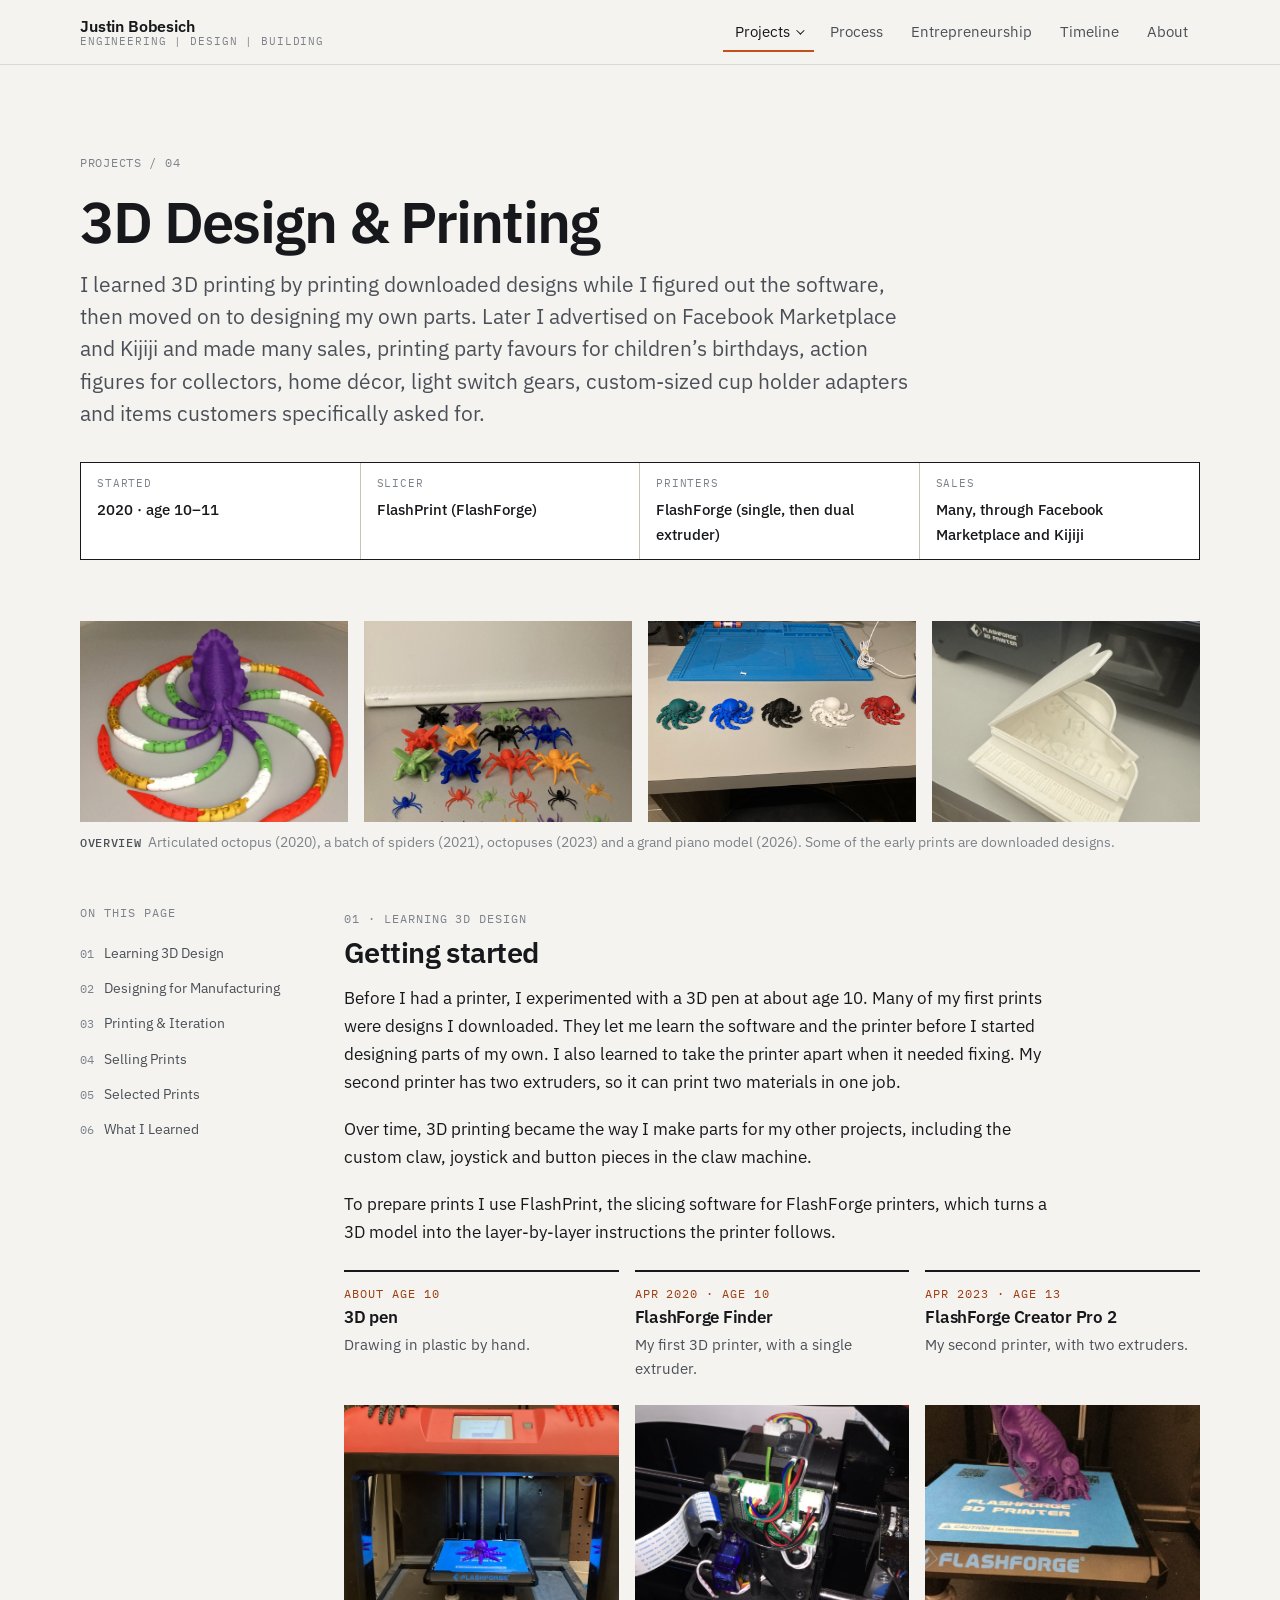
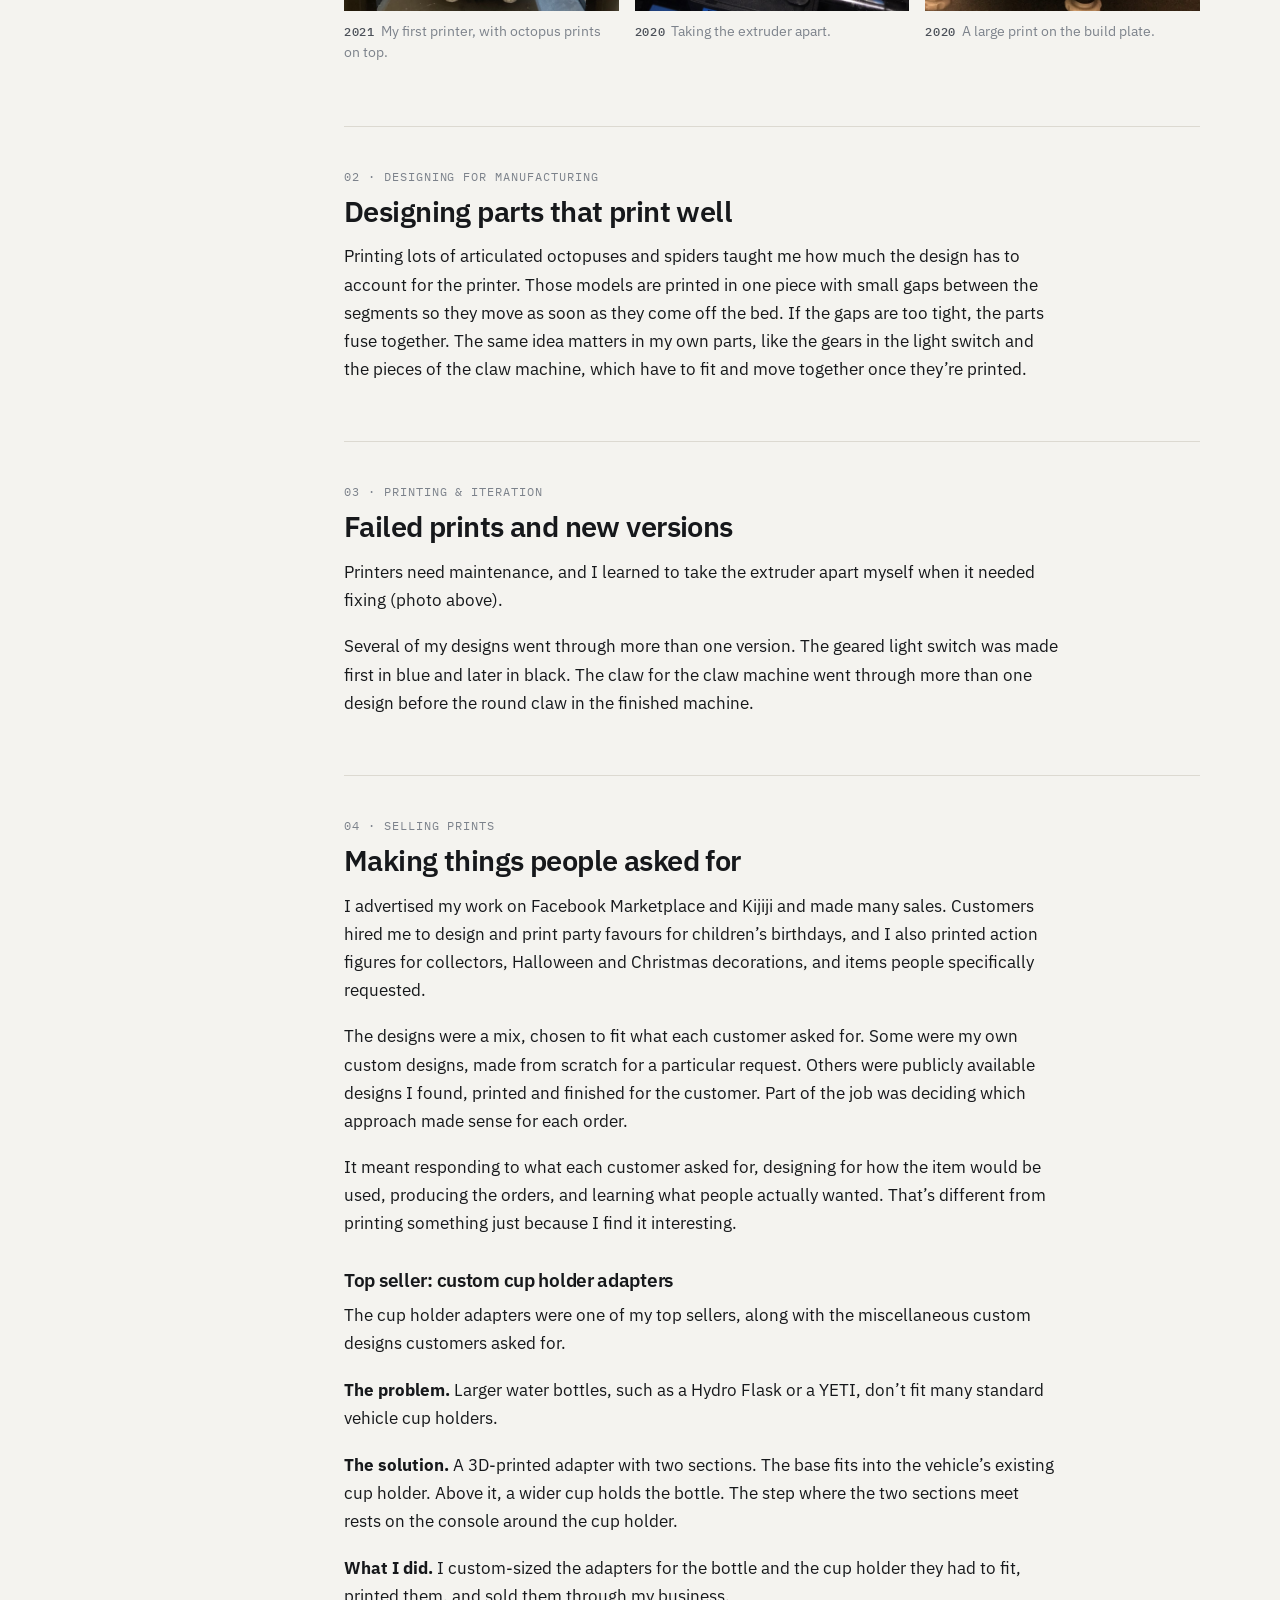
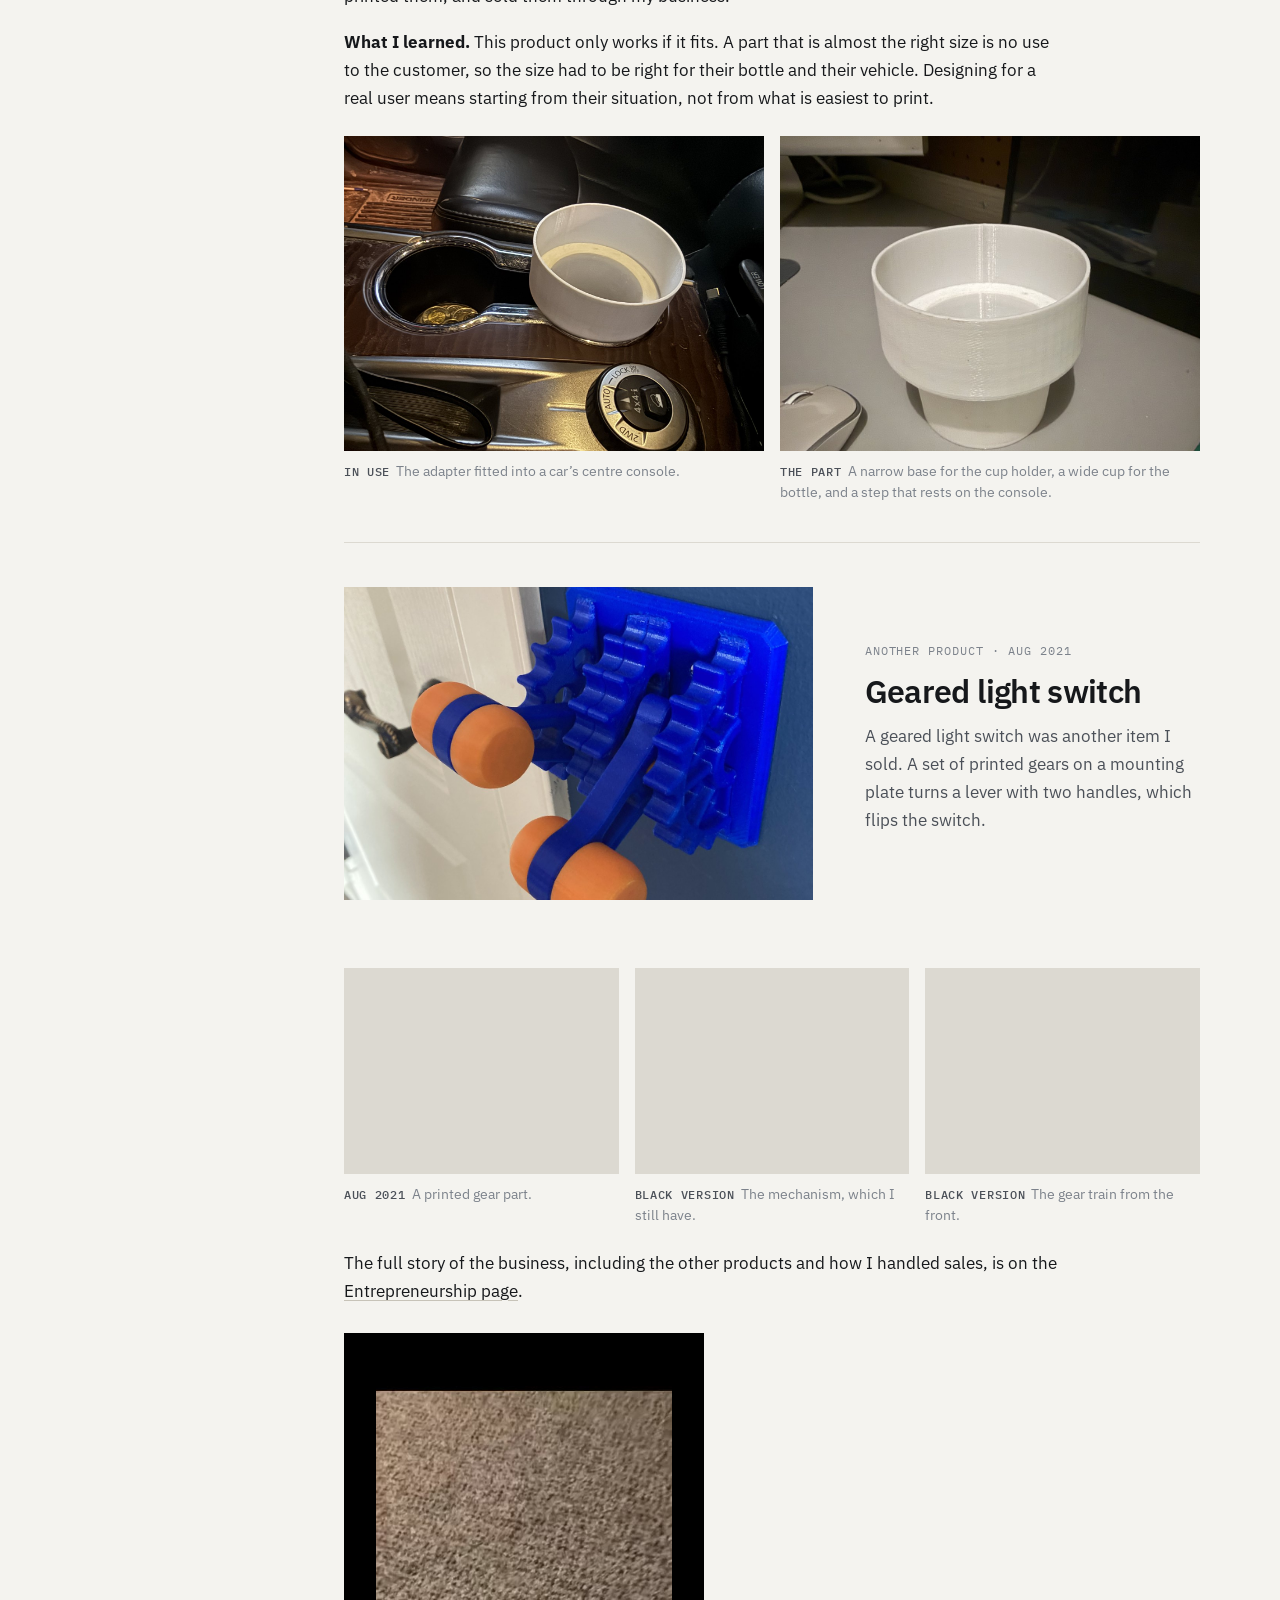
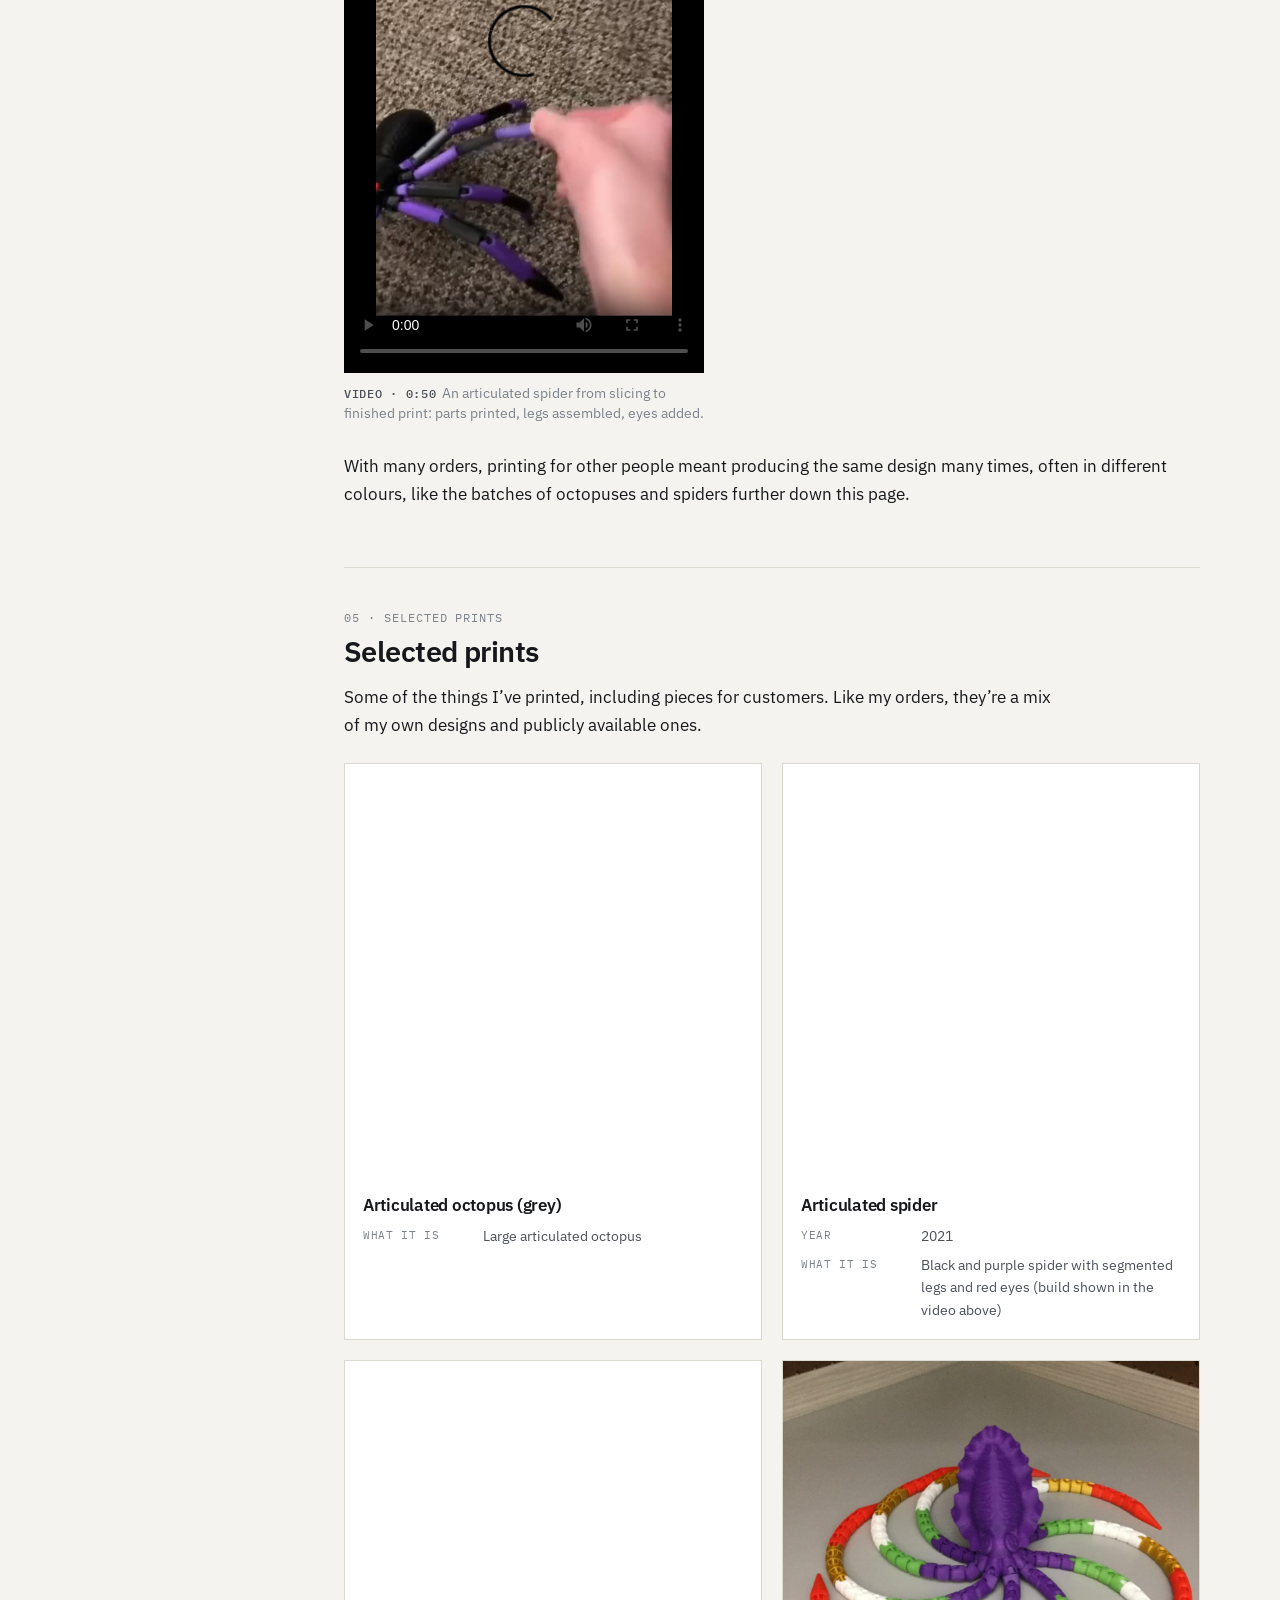
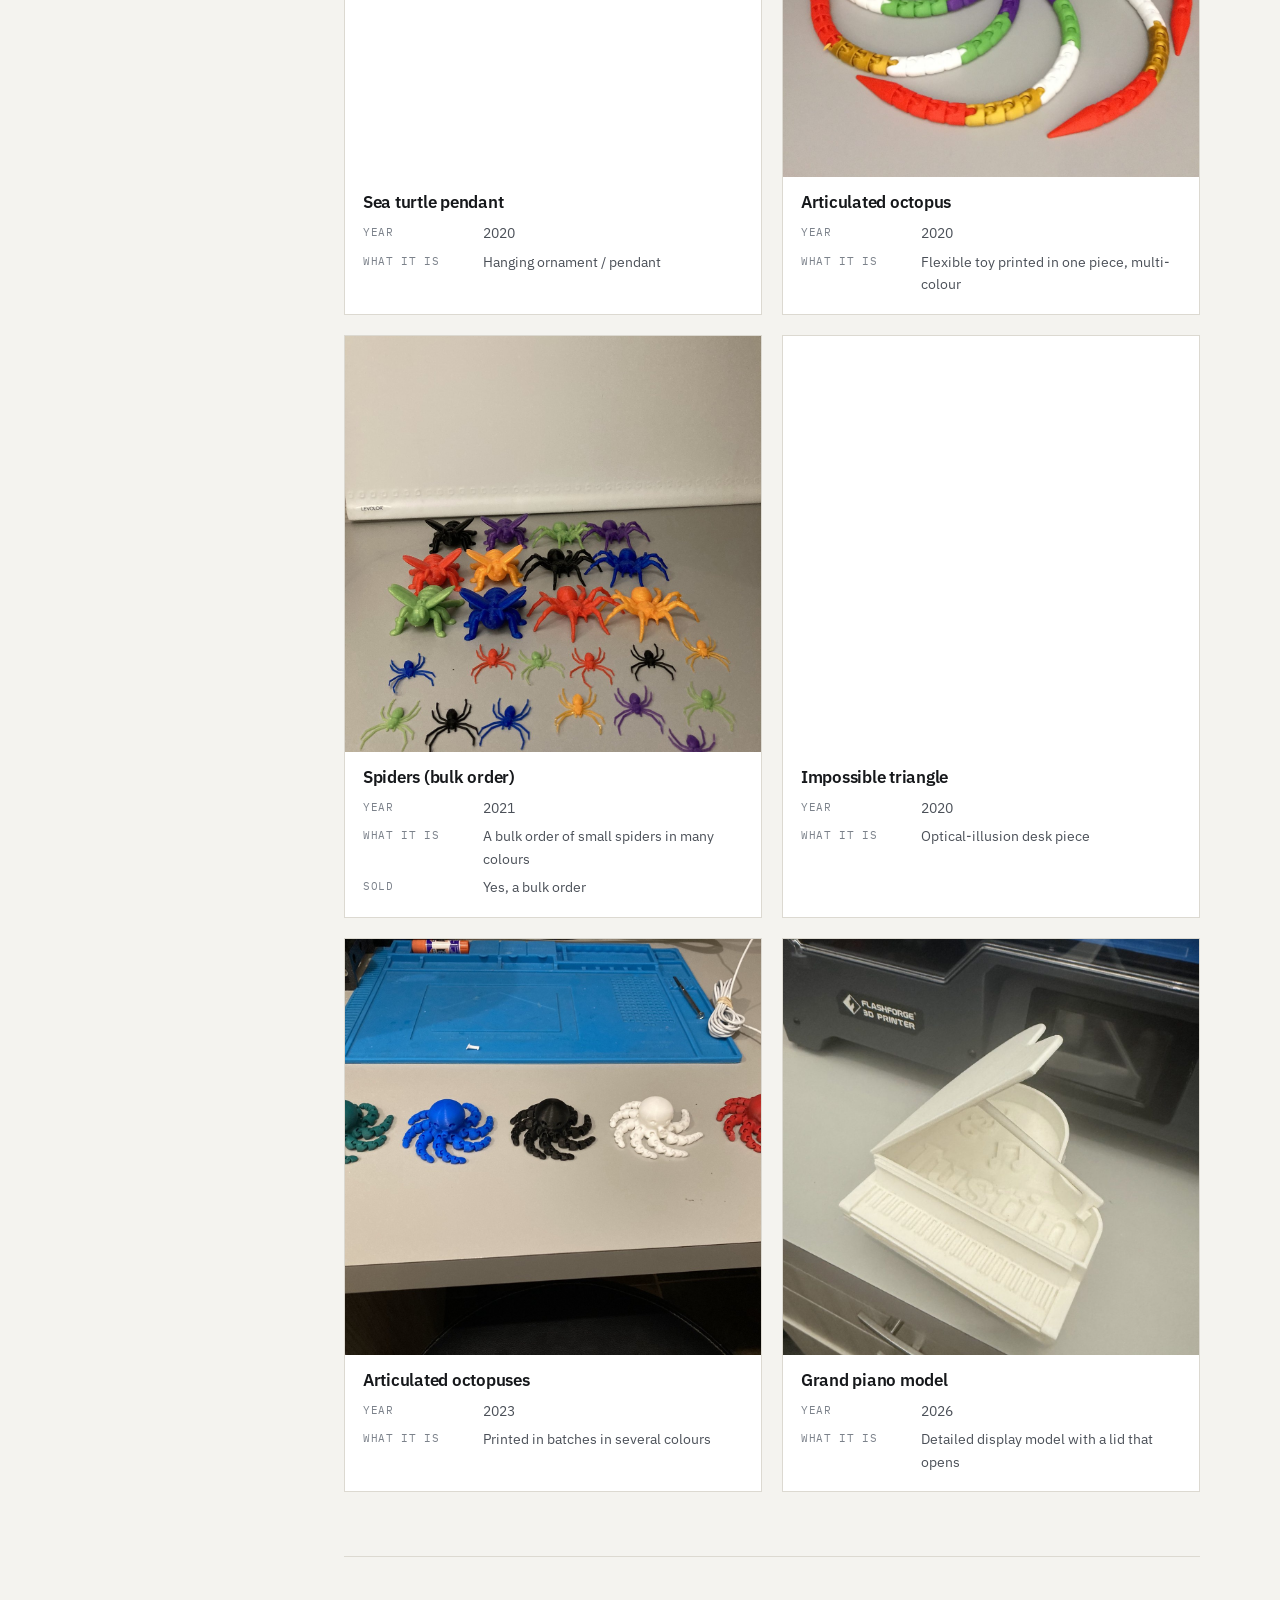
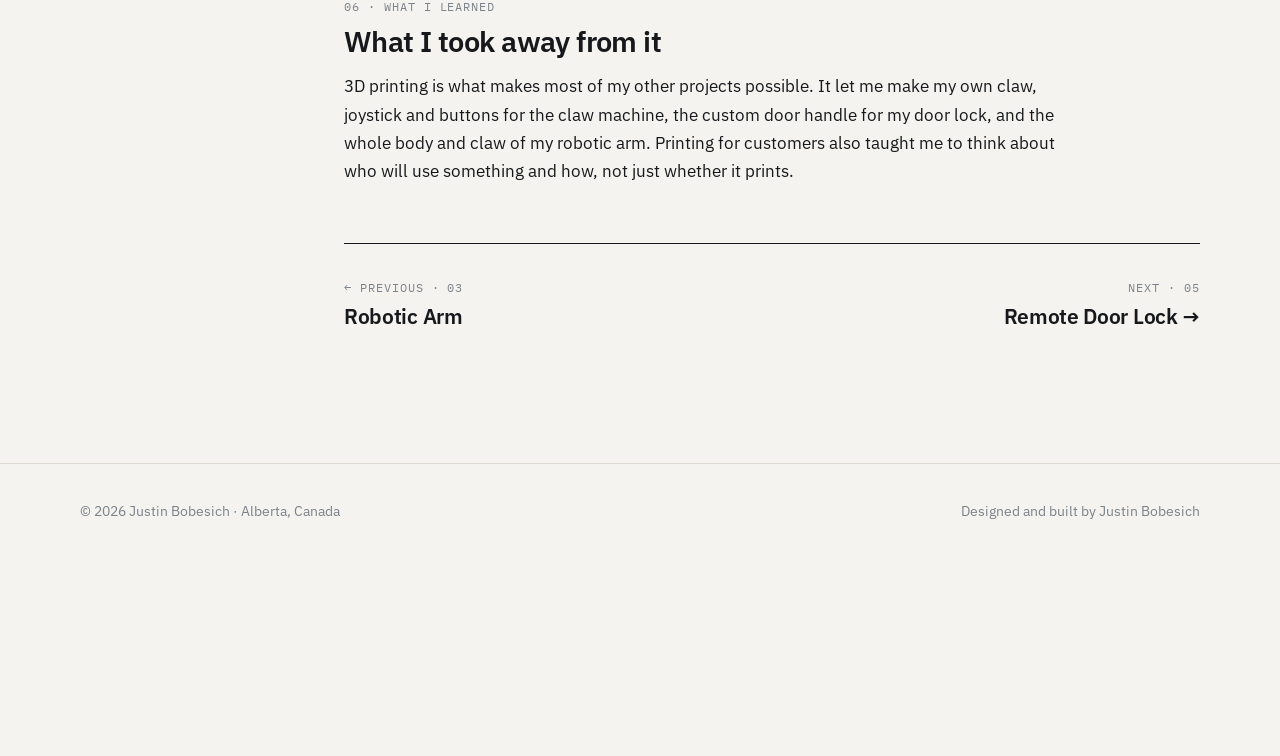
<file: projects/cup-holder-adapter.html>
<!DOCTYPE html>

<html lang="en-CA">
<head>
<meta charset="utf-8"/>
<meta content="width=device-width, initial-scale=1" name="viewport"/>
<title>Custom Cup Holder Adapters | Justin Bobesich</title>

<meta content="0; url=3d-printing.html#cup-holder" http-equiv="refresh"/>
<link href="3d-printing.html#cup-holder" rel="canonical"/>
</head>
<body>
<p>This project is now part of <a href="3d-printing.html#cup-holder">3D Design &amp; Printing</a>.</p>
</body>
</html>
</file>
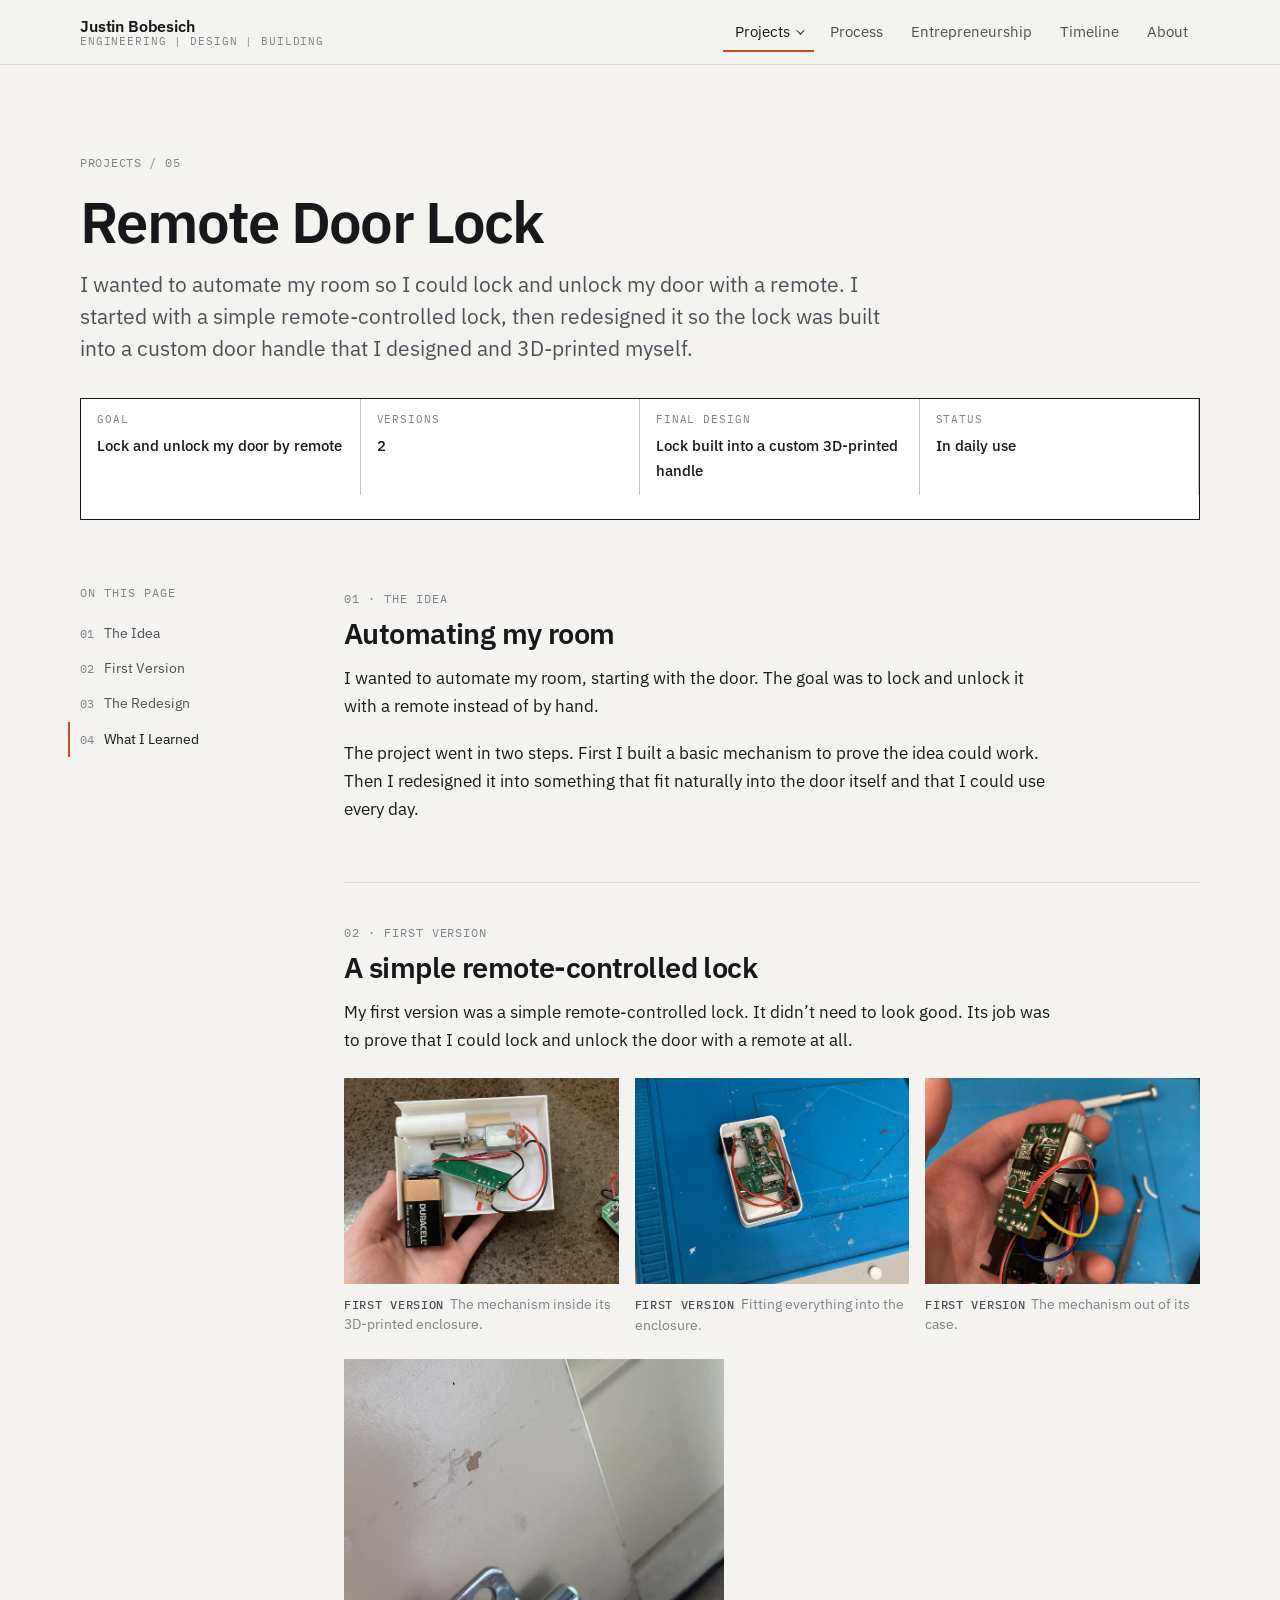
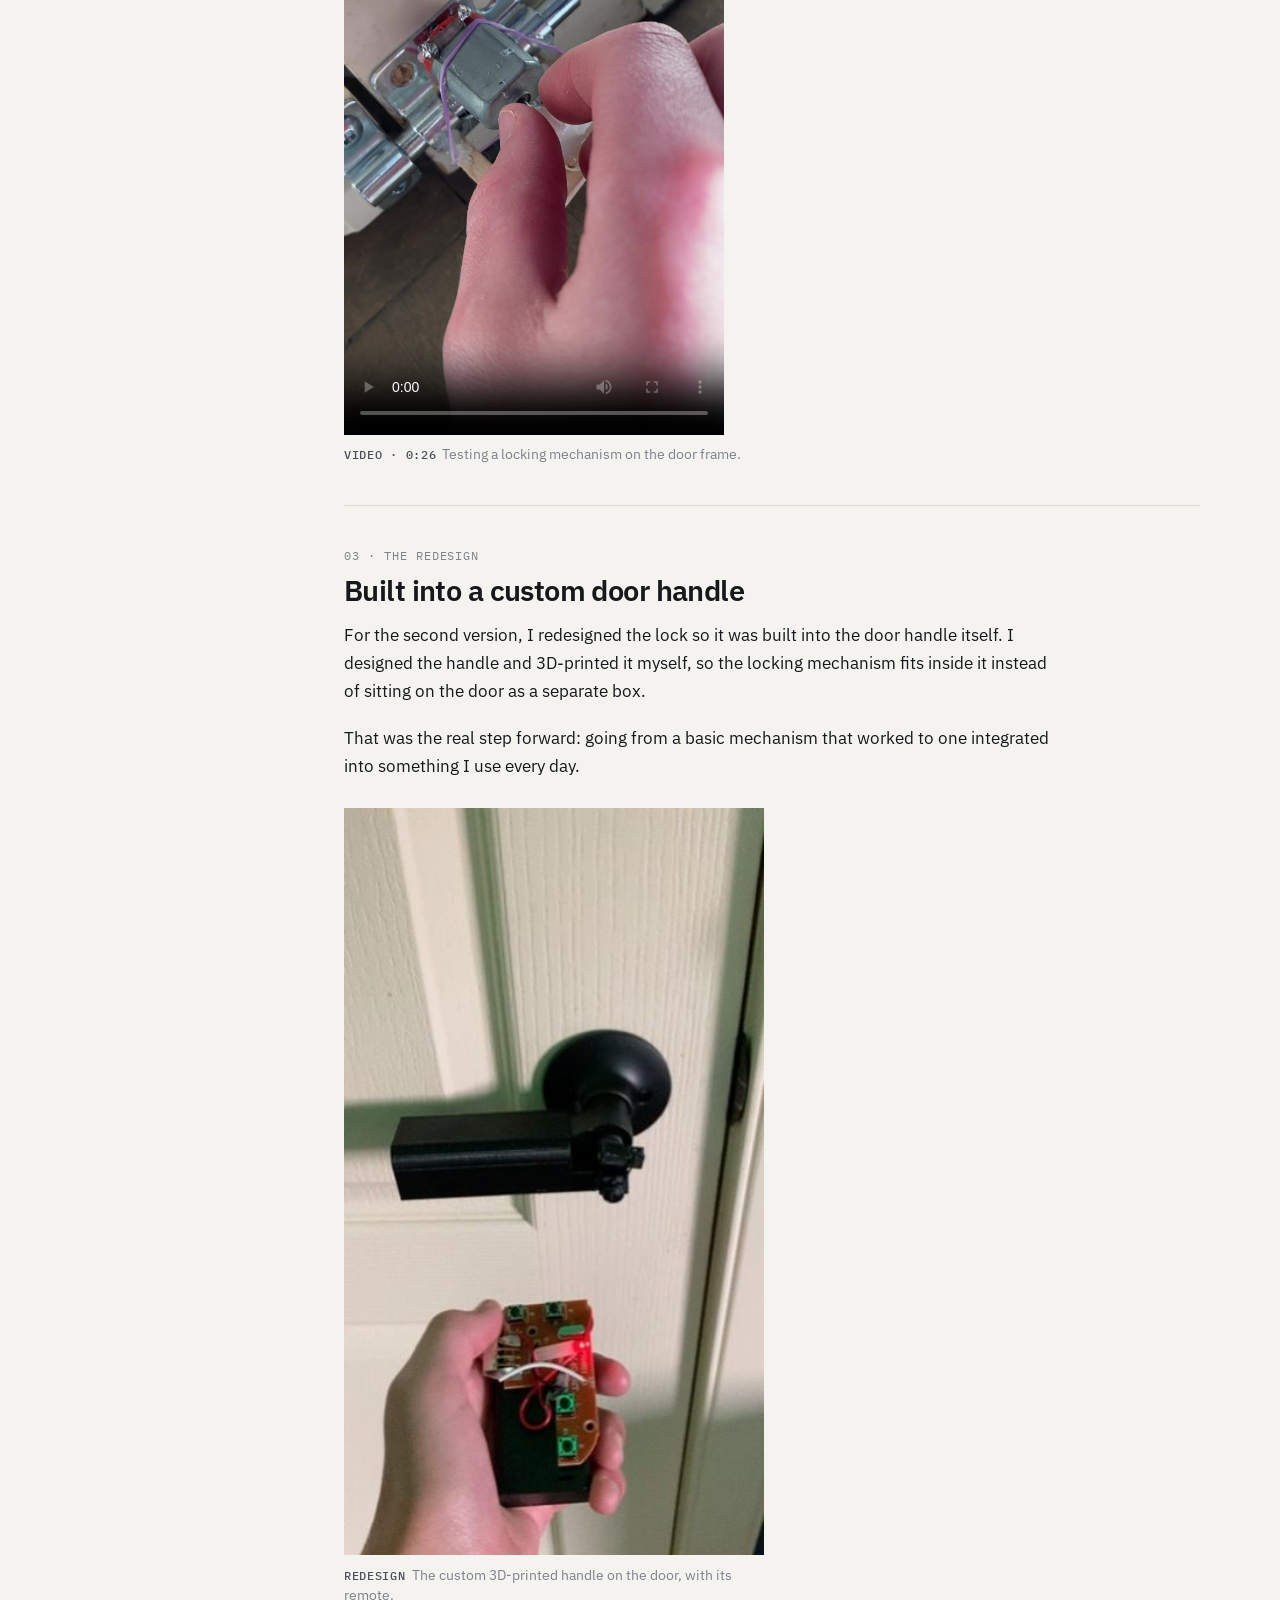
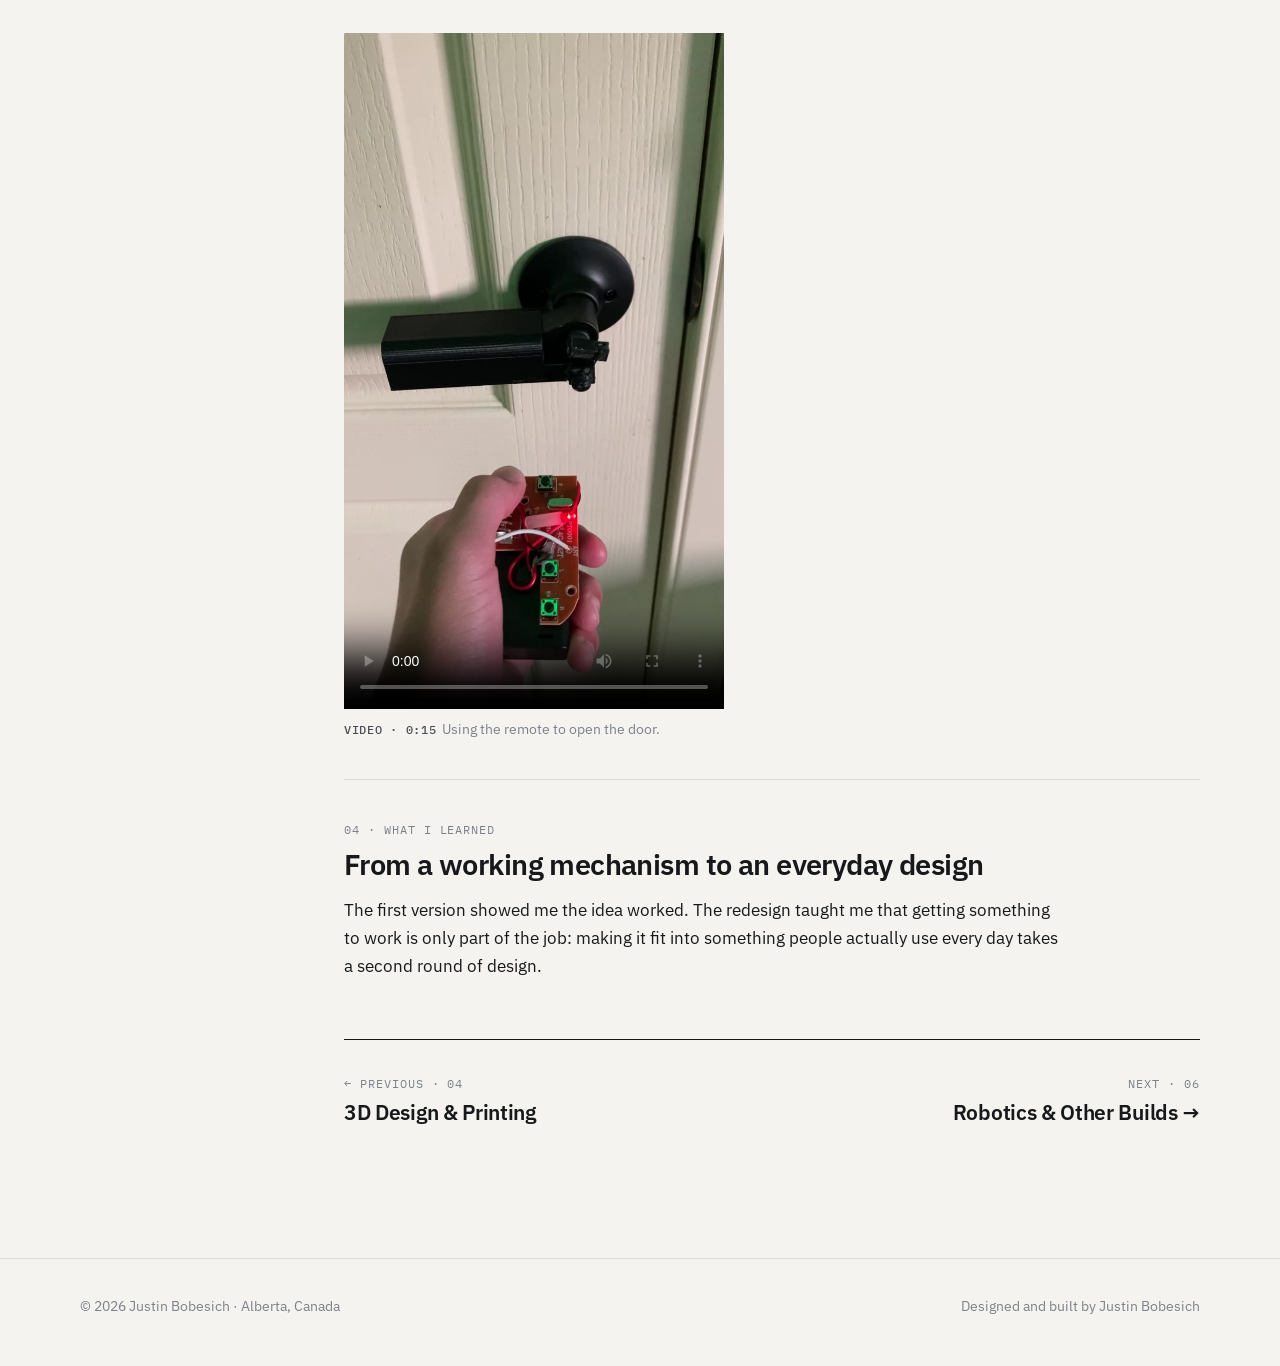
<file: projects/door-lock.html>
<!DOCTYPE html>

<html lang="en-CA">
<head>
<meta charset="utf-8"/>
<meta content="width=device-width, initial-scale=1" name="viewport"/>
<title>Remote Door Lock | Justin Bobesich</title>
<meta content="A remote-controlled door lock by Justin Bobesich, from a simple first version to a lock built into a custom 3D-printed door handle." name="description"/>

<link href="https://fonts.googleapis.com" rel="preconnect"/>
<link crossorigin="" href="https://fonts.gstatic.com" rel="preconnect"/>
<link href="https://fonts.googleapis.com/css2?family=IBM+Plex+Mono:wght@400;500&amp;family=IBM+Plex+Sans:wght@400;500;600&amp;display=swap" rel="stylesheet"/>
<link href="../assets/css/style.css" rel="stylesheet"/>
</head>
<body data-page="lock" data-root="../">

<div id="site-header"></div>
<main id="main">
<header class="project-head">
<div class="wrap">
<div class="crumbs"><a href="../index.html#projects">Projects</a> / 05</div>
<h1>Remote Door Lock</h1>
<p class="lead">I wanted to automate my room so I could lock and unlock my door with a remote. I started with a simple remote-controlled lock, then redesigned it so the lock was built into a custom door handle that I designed and 3D-printed myself.</p>
<dl class="titleblock">
<div><dt>Goal</dt><dd>Lock and unlock my door by remote</dd></div>
<div><dt>Versions</dt><dd>2</dd></div>
<div><dt>Final design</dt><dd>Lock built into a custom 3D-printed handle</dd></div>
<div><dt>Status</dt><dd>In daily use</dd></div>
<div></div>
</dl>
</div>
</header>
<div class="wrap project-body">
<nav aria-label="On this page" class="toc">
<span class="label">On this page</span>
<ol>
<li><a href="#idea">The Idea</a></li>
<li><a href="#v2">First Version</a></li>
<li><a href="#v3">The Redesign</a></li>
<li><a href="#learned">What I Learned</a></li>
</ol>
</nav>
<div>
<section class="chapter" id="idea">
<span class="label">01 · The Idea</span>
<h2>Automating my room</h2>
<div class="prose">
<p>I wanted to automate my room, starting with the door. The goal was to lock and unlock it with a remote instead of by hand.</p>
<p>The project went in two steps. First I built a basic mechanism to prove the idea could work. Then I redesigned it into something that fit naturally into the door itself and that I could use every day.</p>
</div>
</section>
<section class="chapter" id="v2">
<span class="label">02 · First Version</span>
<h2>A simple remote-controlled lock</h2>
<div class="prose">
<p>My first version was a simple remote-controlled lock. It didn’t need to look good. Its job was to prove that I could lock and unlock the door with a remote at all.</p>
</div>
<div class="gallery">
<figure><img alt="An open white 3D-printed enclosure holding the first version's mechanism and electronics" loading="lazy" src="../assets/images/door-lock/v2-motor-box-2022.jpg"/><figcaption><b>First version</b>The mechanism inside its 3D-printed enclosure.</figcaption></figure>
<figure><img alt="The enclosure on a blue work mat" loading="lazy" src="../assets/images/door-lock/v2-enclosure-2022.jpg"/><figcaption><b>First version</b>Fitting everything into the enclosure.</figcaption></figure>
<figure><img alt="The first version's mechanism held in a hand" loading="lazy" src="../assets/images/door-lock/v2-circuit-2022.jpg"/><figcaption><b>First version</b>The mechanism out of its case.</figcaption></figure>
</div>
<figure style="max-width:420px;margin-top:24px">
<div class="video video-vertical">
<video controls="" playsinline="" poster="../assets/images/door-lock/v1-video-poster.jpg" preload="metadata">
<source src="../assets/videos/door-lock-v1-2022.mp4" type="video/mp4"/>
</video>
</div>
<figcaption><b>Video · 0:26</b>Testing a locking mechanism on the door frame.</figcaption>
</figure>


</section>
<section class="chapter" id="v3">
<span class="label">03 · The Redesign</span>
<h2>Built into a custom door handle</h2>
<div class="prose">
<p>For the second version, I redesigned the lock so it was built into the door handle itself. I designed the handle and 3D-printed it myself, so the locking mechanism fits inside it instead of sitting on the door as a separate box.</p>
<p>That was the real step forward: going from a basic mechanism that worked to one integrated into something I use every day.</p>
</div>
<figure class="media-wide" style="max-width:420px">
<img alt="The black 3D-printed handle unit on the door, with a hand holding the remote in front of it" loading="lazy" src="../assets/images/door-lock/v3-on-door-2022.jpg"/>
<figcaption><b>Redesign</b>The custom 3D-printed handle on the door, with its remote.</figcaption>
</figure>
<figure style="max-width:420px">
<div class="video video-vertical">
<video controls="" playsinline="" poster="../assets/images/door-lock/remote-poster.jpg" preload="metadata">
<source src="../assets/videos/door-lock-remote-2022.mp4" type="video/mp4"/>
</video>
</div>
<figcaption><b>Video · 0:15</b>Using the remote to open the door.</figcaption>
</figure>

</section>
<section class="chapter" id="learned">
<span class="label">04 · What I Learned</span>
<h2>From a working mechanism to an everyday design</h2>
<div class="prose">
<p>The first version showed me the idea worked. The redesign taught me that getting something to work is only part of the job: making it fit into something people actually use every day takes a second round of design.</p>
</div>


</section>
<nav aria-label="More projects" class="next-project">
<a href="3d-printing.html"><span class="label">← Previous · 04</span><span class="t">3D Design &amp; Printing</span></a>
<a class="r" href="robotics.html"><span class="label">Next · 06</span><span class="t">Robotics &amp; Other Builds →</span></a>
</nav>
</div>
</div>
</main>
<div id="site-footer"></div>
<script src="../assets/js/main.js"></script>
</body>
</html>
</file>
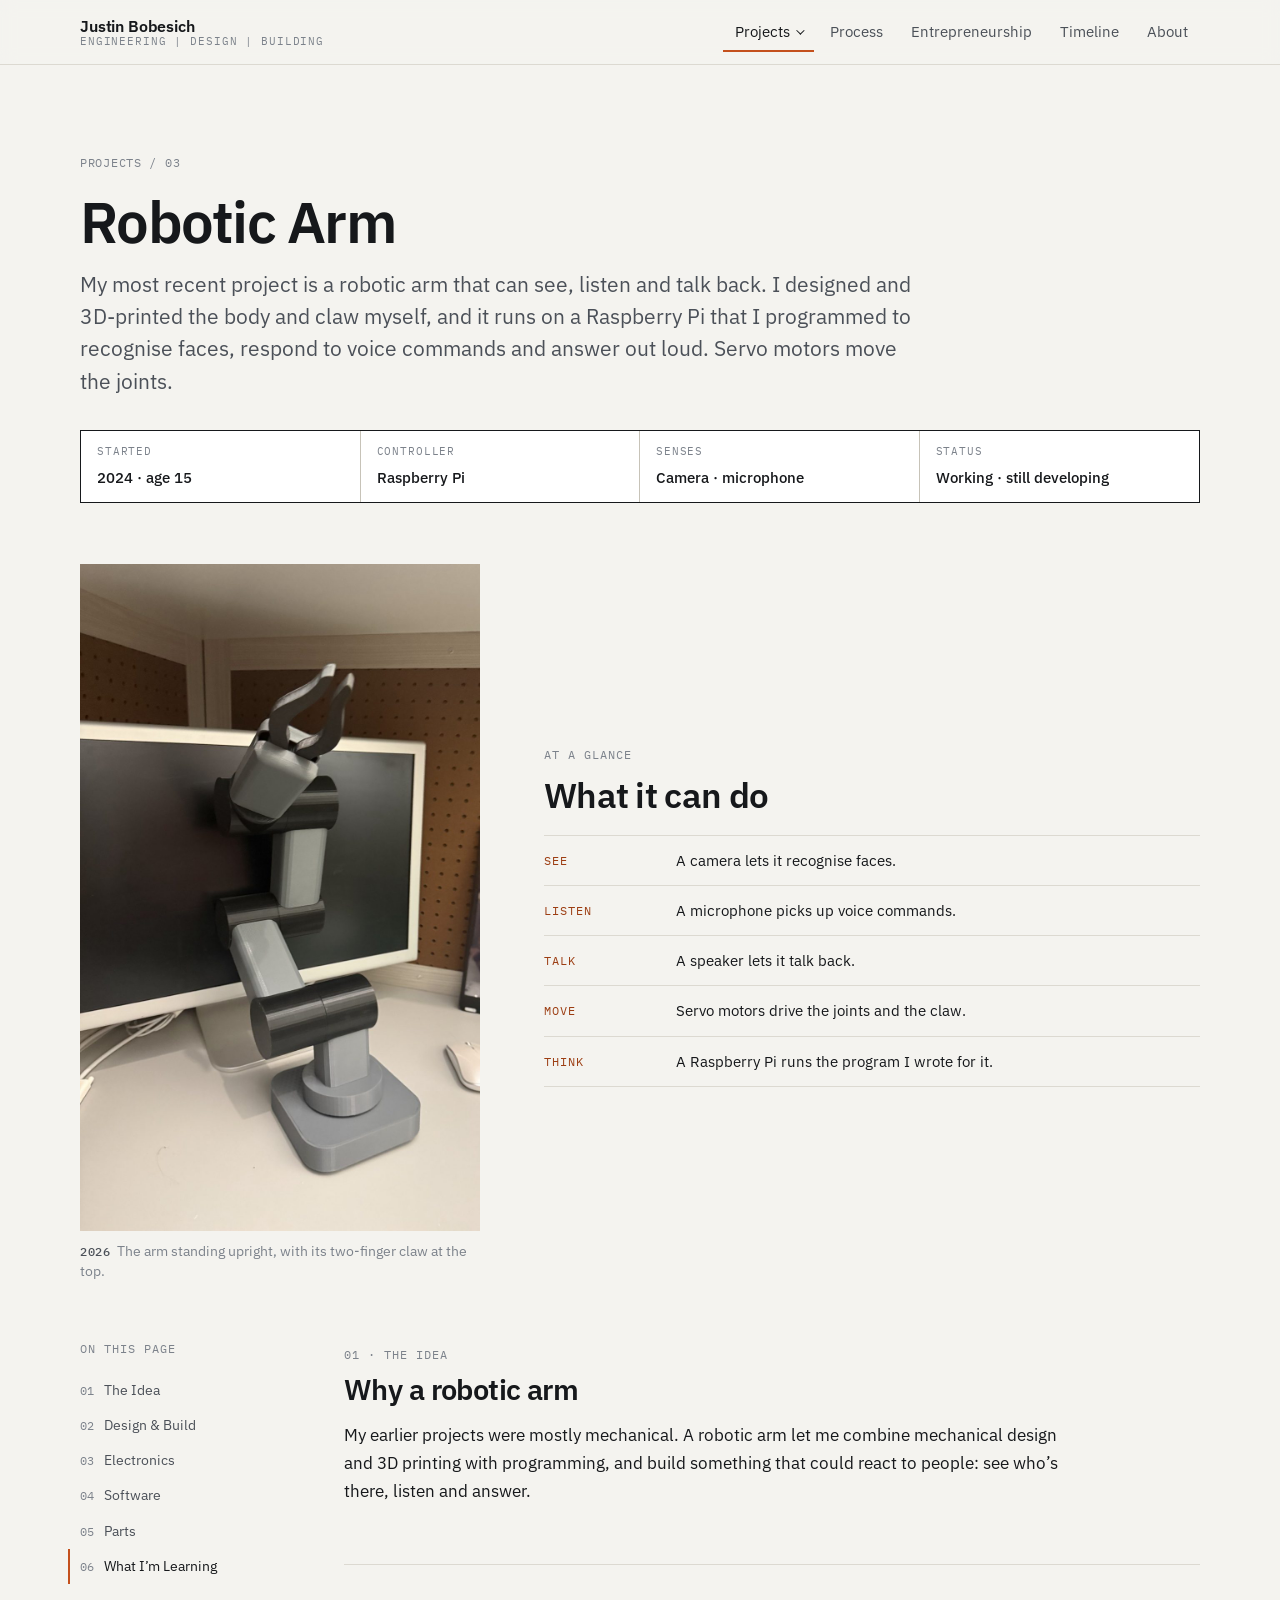
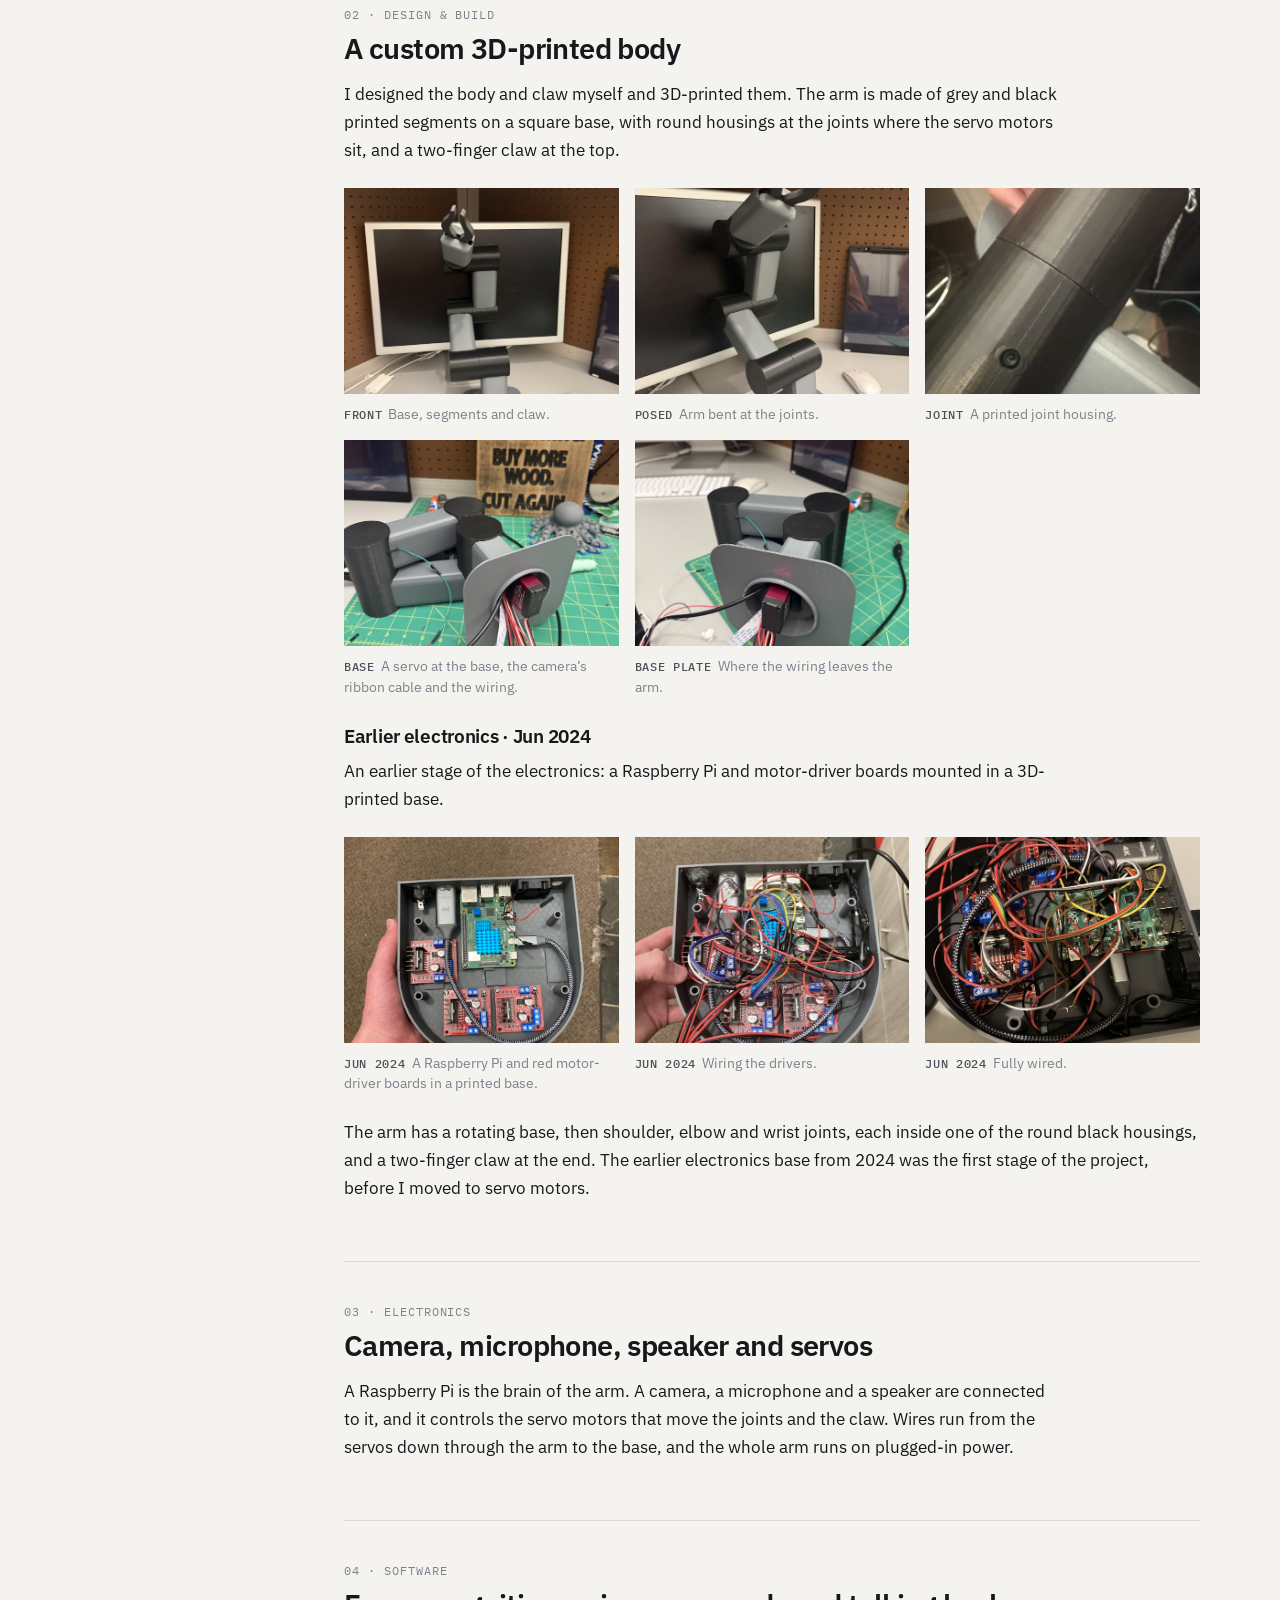
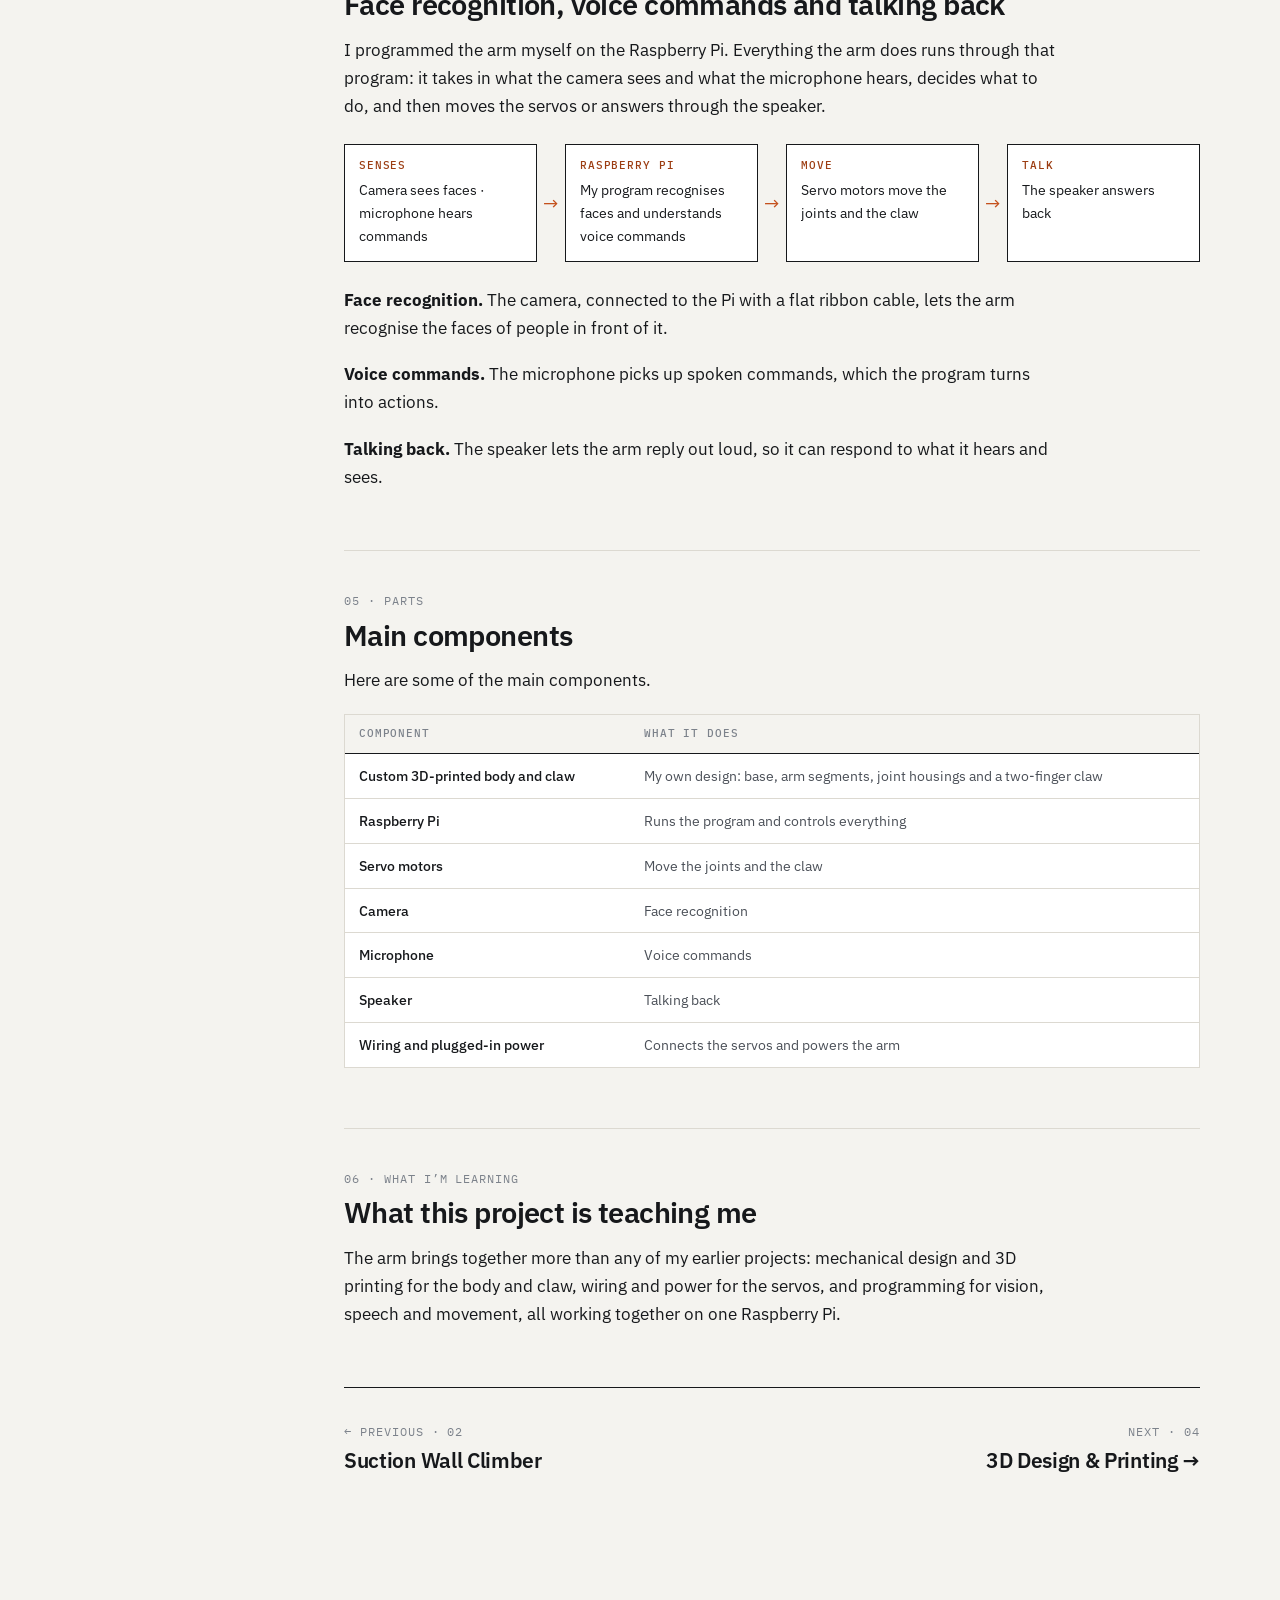
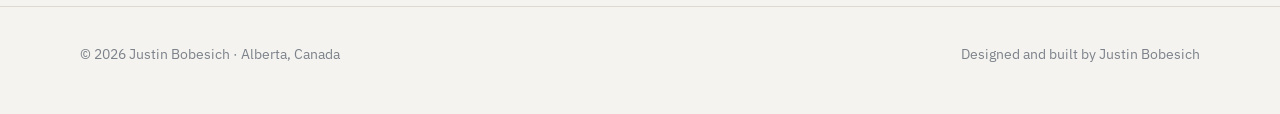
<file: projects/robotic-arm.html>
<!DOCTYPE html>

<html lang="en-CA">
<head>
<meta charset="utf-8"/>
<meta content="width=device-width, initial-scale=1" name="viewport"/>
<title>Robotic Arm | Justin Bobesich</title>
<meta content="A robotic arm designed and built by Justin Bobesich, with a custom 3D-printed body and claw, servo motors and a Raspberry Pi that runs face recognition, voice commands and spoken replies." name="description"/>

<link href="https://fonts.googleapis.com" rel="preconnect"/>
<link crossorigin="" href="https://fonts.gstatic.com" rel="preconnect"/>
<link href="https://fonts.googleapis.com/css2?family=IBM+Plex+Mono:wght@400;500&amp;family=IBM+Plex+Sans:wght@400;500;600&amp;display=swap" rel="stylesheet"/>
<link href="../assets/css/style.css" rel="stylesheet"/>
</head>
<body data-page="arm" data-root="../">

<div id="site-header"></div>
<main id="main">
<header class="project-head">
<div class="wrap">
<div class="crumbs"><a href="../index.html#projects">Projects</a> / 03</div>
<h1>Robotic Arm</h1>
<p class="lead">My most recent project is a robotic arm that can see, listen and talk back. I designed and 3D-printed the body and claw myself, and it runs on a Raspberry Pi that I programmed to recognise faces, respond to voice commands and answer out loud. Servo motors move the joints.</p>
<dl class="titleblock">
<div><dt>Started</dt><dd>2024 · age 15</dd></div>
<div><dt>Controller</dt><dd>Raspberry Pi</dd></div>
<div><dt>Senses</dt><dd>Camera · microphone</dd></div>
<div><dt>Status</dt><dd>Working · still developing</dd></div>
</dl>
</div>
</header>
<section aria-label="The robotic arm" class="wrap video-feature">
<figure>
<img alt="The finished robotic arm: grey and black 3D-printed segments on a square base, with a two-finger claw at the top" height="1600" src="../assets/images/robotic-arm/arm-1.jpg" width="960"/>
<figcaption><b>2026</b>The arm standing upright, with its two-finger claw at the top.</figcaption>
</figure>
<div class="video-notes">
<span class="label">At a glance</span>
<h2>What it can do</h2>
<ul class="watch">
<li><span class="label">See</span>A camera lets it recognise faces.</li>
<li><span class="label">Listen</span>A microphone picks up voice commands.</li>
<li><span class="label">Talk</span>A speaker lets it talk back.</li>
<li><span class="label">Move</span>Servo motors drive the joints and the claw.</li>
<li><span class="label">Think</span>A Raspberry Pi runs the program I wrote for it.</li>
</ul>

</div>
</section>
<div class="wrap project-body" style="margin-top:56px">
<nav aria-label="On this page" class="toc">
<span class="label">On this page</span>
<ol>
<li><a href="#idea">The Idea</a></li>
<li><a href="#build">Design &amp; Build</a></li>
<li><a href="#electronics">Electronics</a></li>
<li><a href="#software">Software</a></li>
<li><a href="#parts">Parts</a></li>
<li><a href="#learned">What I’m Learning</a></li>

</ol>
</nav>
<div>
<section class="chapter" id="idea">
<span class="label">01 · The Idea</span>
<h2>Why a robotic arm</h2>
<div class="prose"><p>My earlier projects were mostly mechanical. A robotic arm let me combine mechanical design and 3D printing with programming, and build something that could react to people: see who’s there, listen and answer.</p></div>

</section>
<section class="chapter" id="build">
<span class="label">02 · Design &amp; Build</span>
<h2>A custom 3D-printed body</h2>
<div class="prose">
<p>I designed the body and claw myself and 3D-printed them. The arm is made of grey and black printed segments on a square base, with round housings at the joints where the servo motors sit, and a two-finger claw at the top.</p>
</div>
<div class="gallery">
<figure><img alt="The robotic arm from the front" loading="lazy" src="../assets/images/robotic-arm/arm-3.jpg"/><figcaption><b>Front</b>Base, segments and claw.</figcaption></figure>
<figure><img alt="The robotic arm bent forward" loading="lazy" src="../assets/images/robotic-arm/arm-2.jpg"/><figcaption><b>Posed</b>Arm bent at the joints.</figcaption></figure>
<figure><img alt="Close-up of a printed joint housing where two segments meet" loading="lazy" src="../assets/images/robotic-arm/joint.jpg"/><figcaption><b>Joint</b>A printed joint housing.</figcaption></figure>
<figure><img alt="The arm lying on a cutting mat with a red servo motor, a ribbon cable and servo wires coming out of the base plate" loading="lazy" src="../assets/images/robotic-arm/base-wiring.jpg"/><figcaption><b>Base</b>A servo at the base, the camera’s ribbon cable and the wiring.</figcaption></figure>
<figure><img alt="Another view of the base plate with the servo and wiring" loading="lazy" src="../assets/images/robotic-arm/base-front.jpg"/><figcaption><b>Base plate</b>Where the wiring leaves the arm.</figcaption></figure>
</div>
<h3 style="margin-top:28px">Earlier electronics · Jun 2024</h3>
<p class="prose">An earlier stage of the electronics: a Raspberry Pi and motor-driver boards mounted in a 3D-printed base.</p>
<div class="gallery">
<figure><img alt="A 3D-printed base holding a Raspberry Pi and three red motor-driver boards" loading="lazy" src="../assets/images/robotic-arm/v1-electronics-2024.jpg"/><figcaption><b>Jun 2024</b>A Raspberry Pi and red motor-driver boards in a printed base.</figcaption></figure>
<figure><img alt="The same base with wiring added" loading="lazy" src="../assets/images/robotic-arm/v1-electronics-2024-b.jpg"/><figcaption><b>Jun 2024</b>Wiring the drivers.</figcaption></figure>
<figure><img alt="The base fully wired" loading="lazy" src="../assets/images/robotic-arm/v1-electronics-2024-c.jpg"/><figcaption><b>Jun 2024</b>Fully wired.</figcaption></figure>
</div>
<p>The arm has a rotating base, then shoulder, elbow and wrist joints, each inside one of the round black housings, and a two-finger claw at the end. The earlier electronics base from 2024 was the first stage of the project, before I moved to servo motors.</p>

</section>
<section class="chapter" id="electronics">
<span class="label">03 · Electronics</span>
<h2>Camera, microphone, speaker and servos</h2>
<div class="prose">
<p>A Raspberry Pi is the brain of the arm. A camera, a microphone and a speaker are connected to it, and it controls the servo motors that move the joints and the claw. Wires run from the servos down through the arm to the base, and the whole arm runs on plugged-in power.</p>
</div>

</section>
<section class="chapter" id="software">
<span class="label">04 · Software</span>
<h2>Face recognition, voice commands and talking back</h2>
<div class="prose">
<p>I programmed the arm myself on the Raspberry Pi. Everything the arm does runs through that program: it takes in what the camera sees and what the microphone hears, decides what to do, and then moves the servos or answers through the speaker.</p>
</div>
<div aria-label="How the robotic arm works" class="flow">
<div class="node"><b>Senses</b>Camera sees faces · microphone hears commands</div>
<div aria-hidden="true" class="arrow">→</div>
<div class="node"><b>Raspberry Pi</b>My program recognises faces and understands voice commands</div>
<div aria-hidden="true" class="arrow">→</div>
<div class="node"><b>Move</b>Servo motors move the joints and the claw</div>
<div aria-hidden="true" class="arrow">→</div>
<div class="node"><b>Talk</b>The speaker answers back</div>
</div>
<div class="prose">
<p><strong>Face recognition.</strong> The camera, connected to the Pi with a flat ribbon cable, lets the arm recognise the faces of people in front of it.</p>
<p><strong>Voice commands.</strong> The microphone picks up spoken commands, which the program turns into actions.</p>
<p><strong>Talking back.</strong> The speaker lets the arm reply out loud, so it can respond to what it hears and sees.</p>
</div>

</section>
<section class="chapter" id="parts">
<span class="label">05 · Parts</span>
<h2>Main components</h2>
<p class="prose">Here are some of the main components.</p>
<div class="parts-wrap">
<table class="parts">
<thead><tr><th>Component</th><th>What it does</th></tr></thead>
<tbody>
<tr><td>Custom 3D-printed body and claw</td><td>My own design: base, arm segments, joint housings and a two-finger claw</td></tr>
<tr><td>Raspberry Pi</td><td>Runs the program and controls everything</td></tr>
<tr><td>Servo motors</td><td>Move the joints and the claw</td></tr>
<tr><td>Camera</td><td>Face recognition</td></tr>
<tr><td>Microphone</td><td>Voice commands</td></tr>
<tr><td>Speaker</td><td>Talking back</td></tr>
<tr><td>Wiring and plugged-in power</td><td>Connects the servos and powers the arm</td></tr>

</tbody>
</table>
</div>
</section>
<section class="chapter" id="learned">
<span class="label">06 · What I’m Learning</span>
<h2>What this project is teaching me</h2>
<div class="prose">
<p>The arm brings together more than any of my earlier projects: mechanical design and 3D printing for the body and claw, wiring and power for the servos, and programming for vision, speech and movement, all working together on one Raspberry Pi.</p>
</div>
</section>

<nav aria-label="More projects" class="next-project">
<a href="wall-climber.html"><span class="label">← Previous · 02</span><span class="t">Suction Wall Climber</span></a>
<a class="r" href="3d-printing.html"><span class="label">Next · 04</span><span class="t">3D Design &amp; Printing →</span></a>
</nav>
</div>
</div>
</main>
<div id="site-footer"></div>
<script src="../assets/js/main.js"></script>
</body>
</html>
</file>
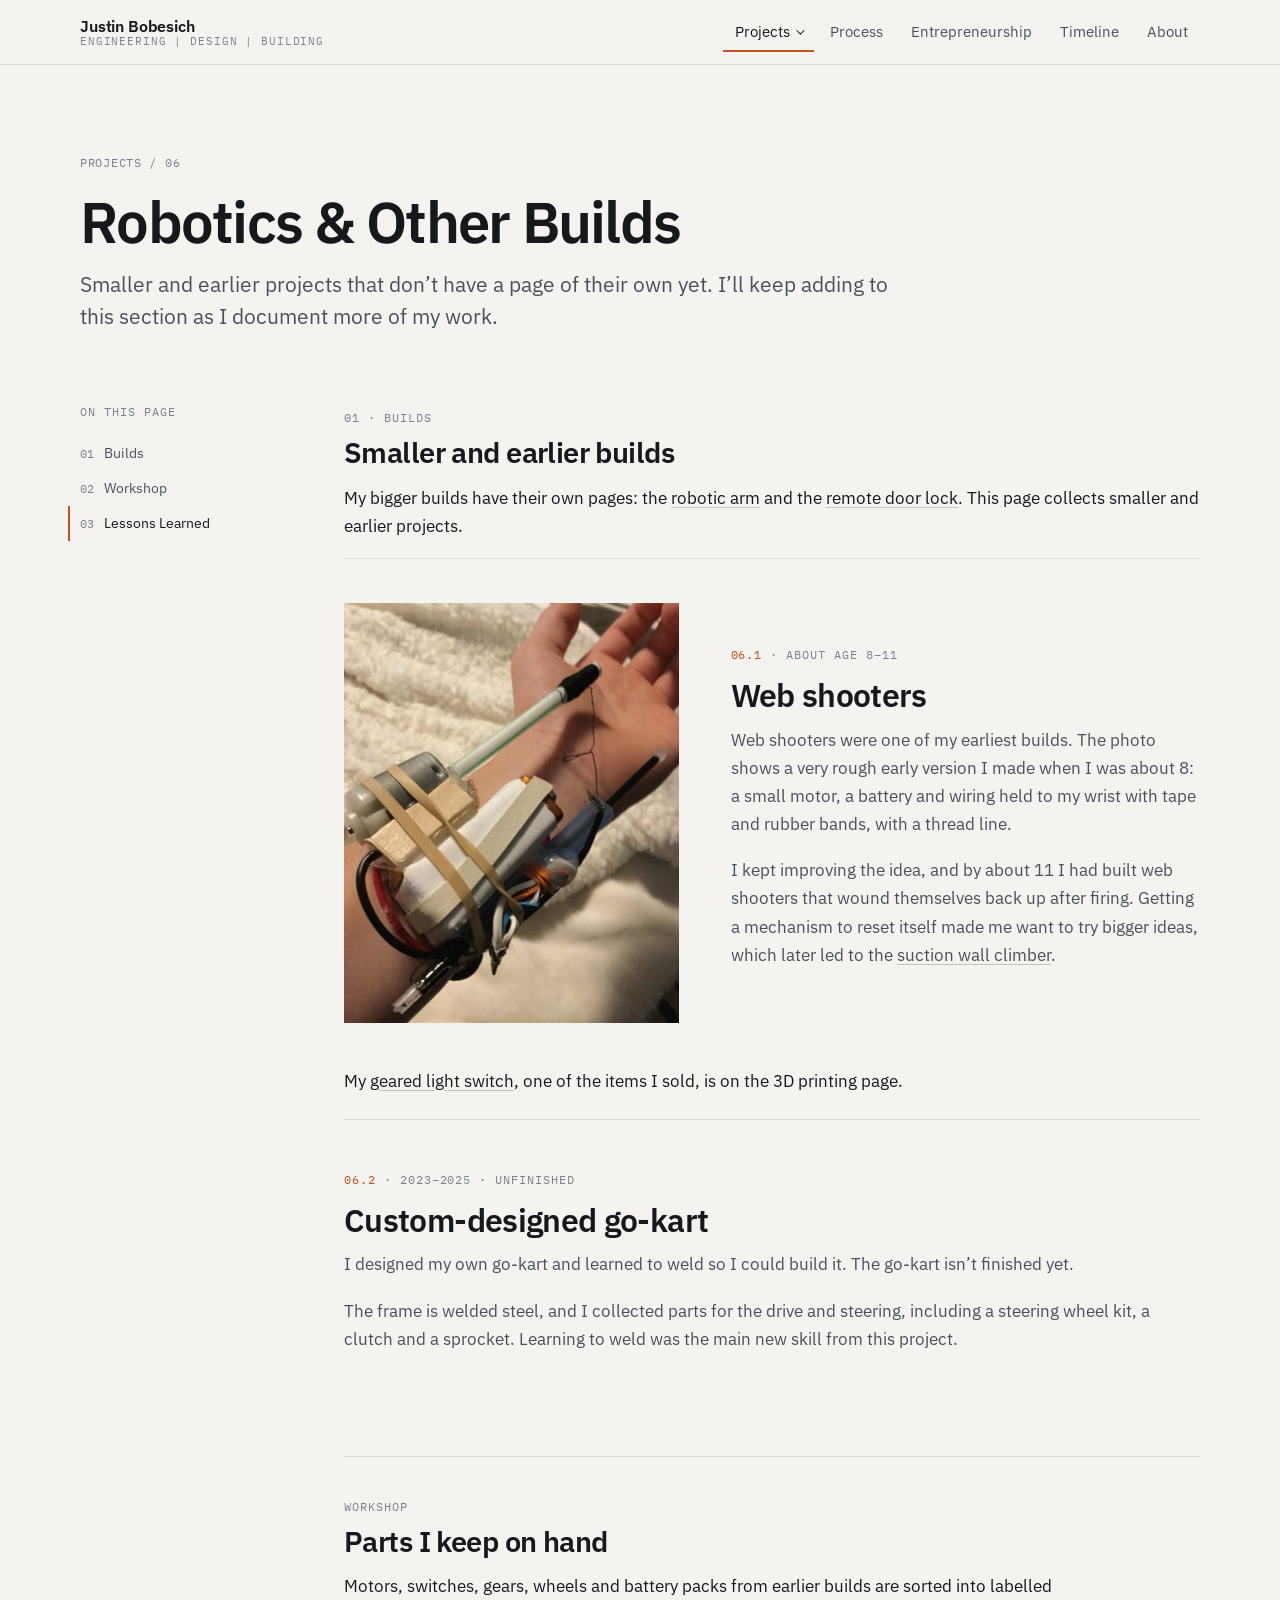
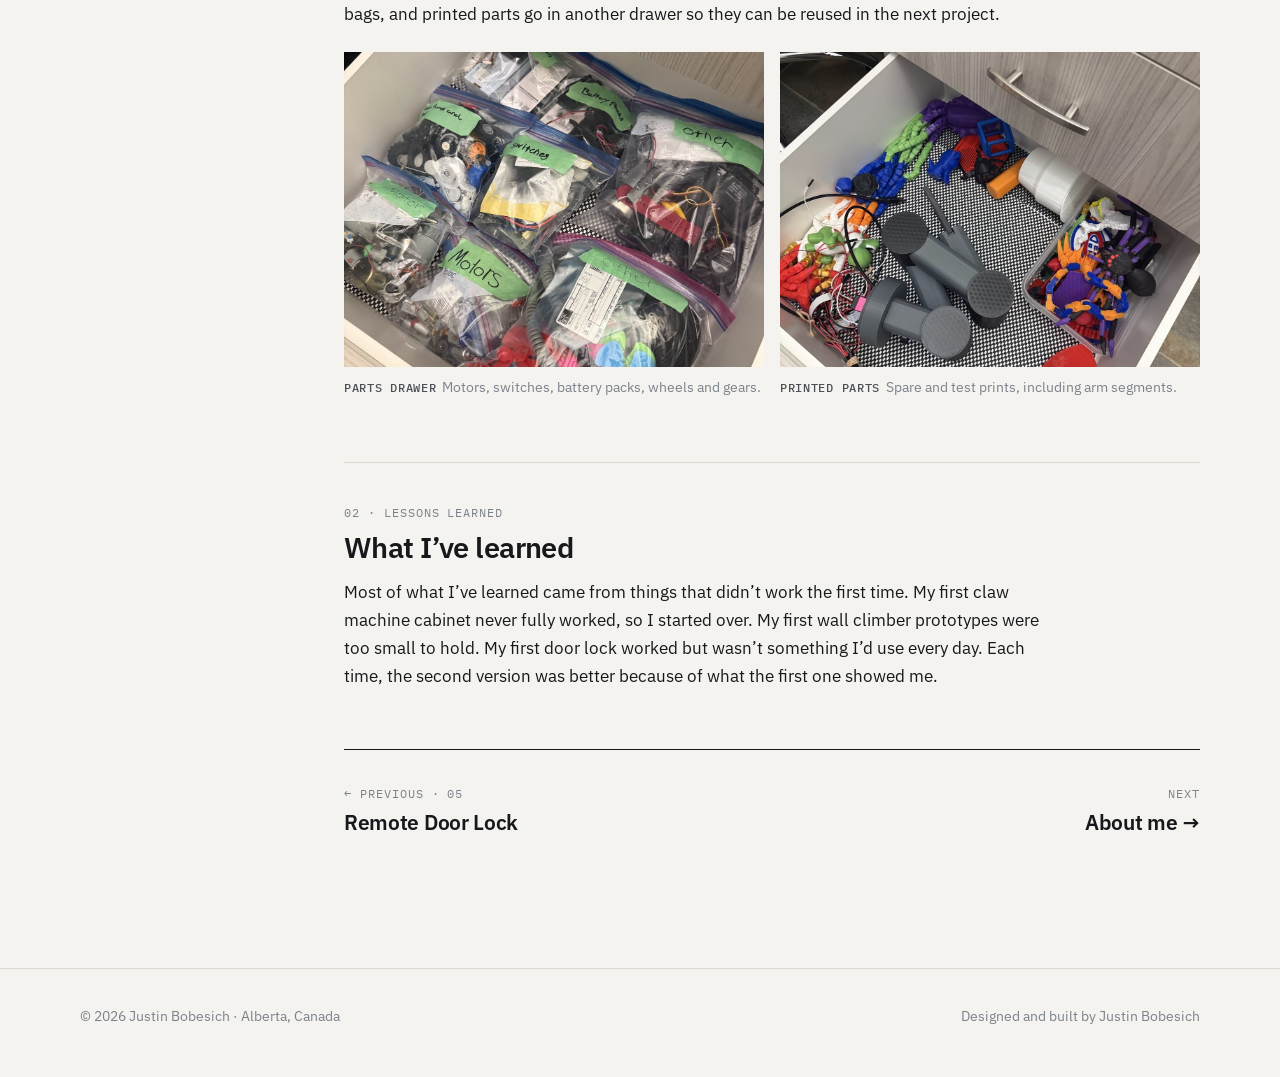
<file: projects/robotics.html>
<!DOCTYPE html>

<html lang="en-CA">
<head>
<meta charset="utf-8"/>
<meta content="width=device-width, initial-scale=1" name="viewport"/>
<title>Robotics &amp; Other Builds | Justin Bobesich</title>
<meta content="Robotics, electronics and other engineering projects by Justin Bobesich." name="description"/>

<link href="https://fonts.googleapis.com" rel="preconnect"/>
<link crossorigin="" href="https://fonts.gstatic.com" rel="preconnect"/>
<link href="https://fonts.googleapis.com/css2?family=IBM+Plex+Mono:wght@400;500&amp;family=IBM+Plex+Sans:wght@400;500;600&amp;display=swap" rel="stylesheet"/>
<link href="../assets/css/style.css" rel="stylesheet"/>
</head>
<body data-page="robot" data-root="../">

<div id="site-header"></div>
<main id="main">
<header class="project-head">
<div class="wrap">
<div class="crumbs"><a href="../index.html#projects">Projects</a> / 06</div>
<h1>Robotics &amp; Other Builds</h1>
<p class="lead">Smaller and earlier projects that don’t have a page of their own yet. I’ll keep adding to this section as I document more of my work.</p>
</div>
</header>
<div class="wrap project-body">
<nav aria-label="On this page" class="toc">
<span class="label">On this page</span>
<ol>
<li><a href="#builds">Builds</a></li>
<li><a href="#workshop">Workshop</a></li>
<li><a href="#learned">Lessons Learned</a></li>
</ol>
</nav>
<div>
<section class="chapter" id="builds">
<span class="label">01 · Builds</span>
<h2>Smaller and earlier builds</h2>
<p>My bigger builds have their own pages: the <a href="robotic-arm.html">robotic arm</a> and the <a href="door-lock.html">remote door lock</a>. This page collects smaller and earlier projects.</p>


<article class="feature has-tall" id="web-shooters">
<div class="feature-media tall"><img alt="An early homemade web shooter strapped to a wrist with rubber bands and tape: a small motor, a battery, coloured wires and a thread line" loading="lazy" src="../assets/images/robotics/web-shooter-early.jpg"/></div>
<div>
<span class="label"><span class="num">06.1</span> · about age 8–11</span>
<h3>Web shooters</h3>
<p>Web shooters were one of my earliest builds. The photo shows a very rough early version I made when I was about 8: a small motor, a battery and wiring held to my wrist with tape and rubber bands, with a thread line.</p>
<p>I kept improving the idea, and by about 11 I had built web shooters that wound themselves back up after firing. Getting a mechanism to reset itself made me want to try bigger ideas, which later led to the <a href="wall-climber.html">suction wall climber</a>.</p>

</div>
</article>
<p class="prose" style="margin-bottom:24px">My <a href="3d-printing.html#light-switch">geared light switch</a>, one of the items I sold, is on the 3D printing page.</p>
<article class="feature no-media" id="go-kart">

<div>
<span class="label"><span class="num">06.2</span> · 2023–2025 · unfinished</span>
<h3>Custom-designed go-kart</h3>
<p>I designed my own go-kart and learned to weld so I could build it. The go-kart isn’t finished yet.</p>

<p>The frame is welded steel, and I collected parts for the drive and steering, including a steering wheel kit, a clutch and a sprocket. Learning to weld was the main new skill from this project.</p>

</div>
</article>
</section>
<section class="chapter" id="workshop">
<span class="label">Workshop</span>
<h2>Parts I keep on hand</h2>
<p class="prose">Motors, switches, gears, wheels and battery packs from earlier builds are sorted into labelled bags, and printed parts go in another drawer so they can be reused in the next project.</p>
<div class="gallery two">
<figure><img alt="A drawer of labelled zip bags: motors, switches, battery packs, wheels and gears, other" loading="lazy" src="../assets/images/robotics/parts-drawer.jpg"/><figcaption><b>Parts drawer</b>Motors, switches, battery packs, wheels and gears.</figcaption></figure>
<figure><img alt="A drawer of 3D-printed parts in many colours, including grey arm segments" loading="lazy" src="../assets/images/robotics/printed-parts-drawer.jpg"/><figcaption><b>Printed parts</b>Spare and test prints, including arm segments.</figcaption></figure>
</div>
</section>
<section class="chapter" id="learned">
<span class="label">02 · Lessons Learned</span>
<h2>What I’ve learned</h2>
<div class="prose">
<p>Most of what I’ve learned came from things that didn’t work the first time. My first claw machine cabinet never fully worked, so I started over. My first wall climber prototypes were too small to hold. My first door lock worked but wasn’t something I’d use every day. Each time, the second version was better because of what the first one showed me.</p>
</div>
</section>
<nav aria-label="More projects" class="next-project">
<a href="door-lock.html"><span class="label">← Previous · 05</span><span class="t">Remote Door Lock</span></a>
<a class="r" href="../about.html"><span class="label">Next</span><span class="t">About me →</span></a>
</nav>
</div>
</div>
</main>
<div id="site-footer"></div>
<script src="../assets/js/main.js"></script>
</body>
</html>
</file>
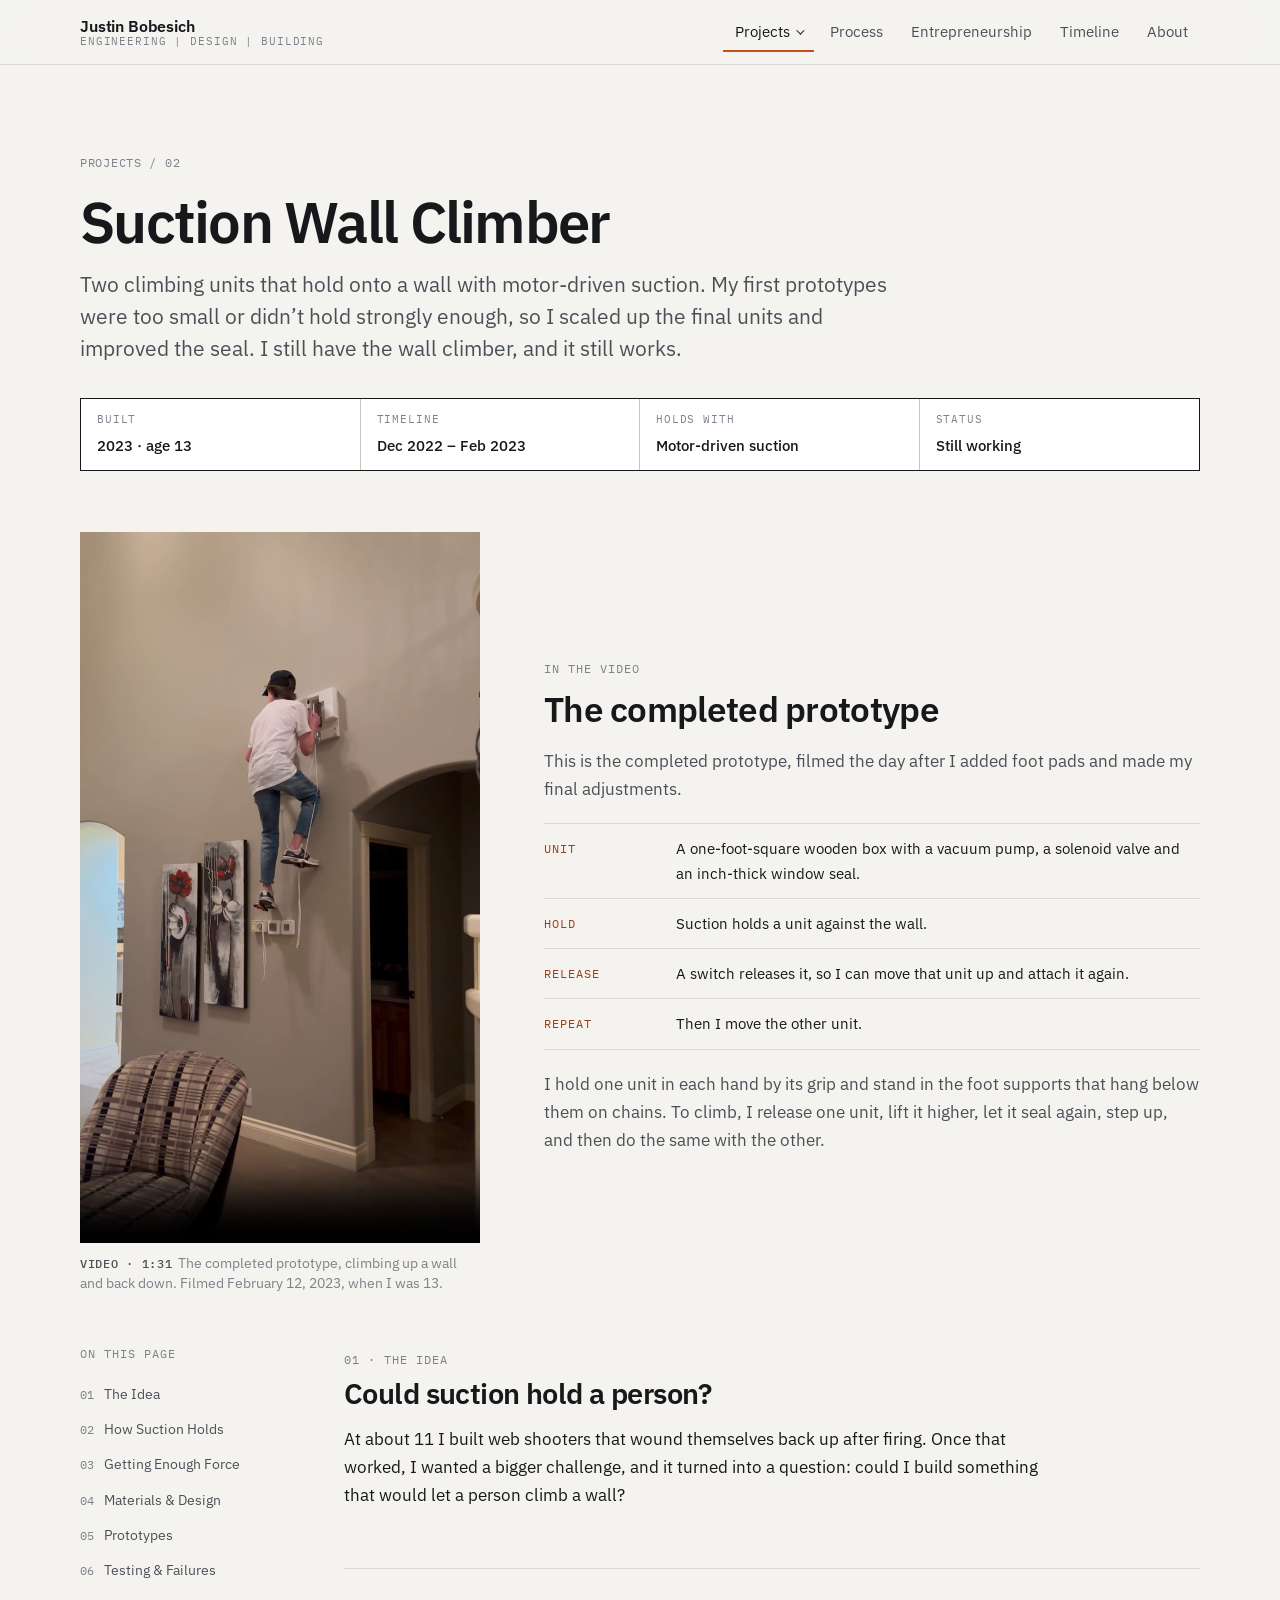
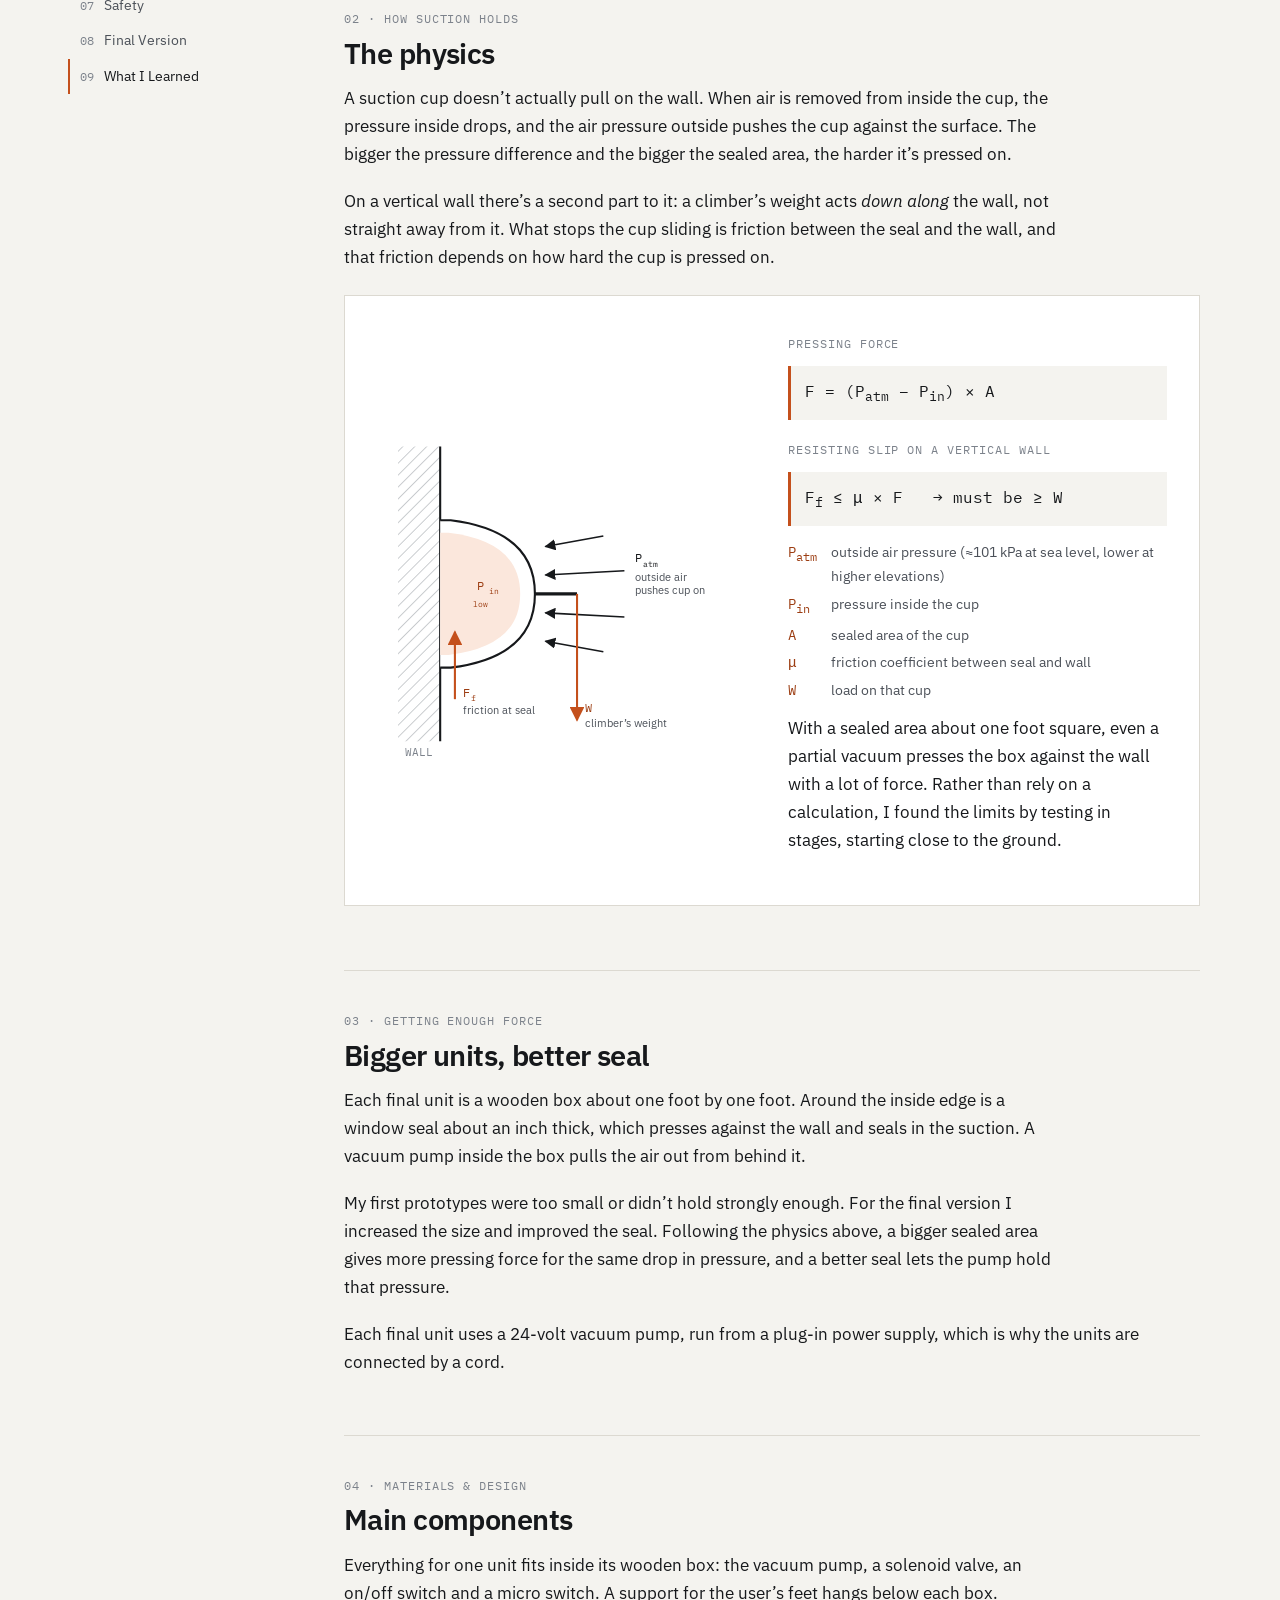
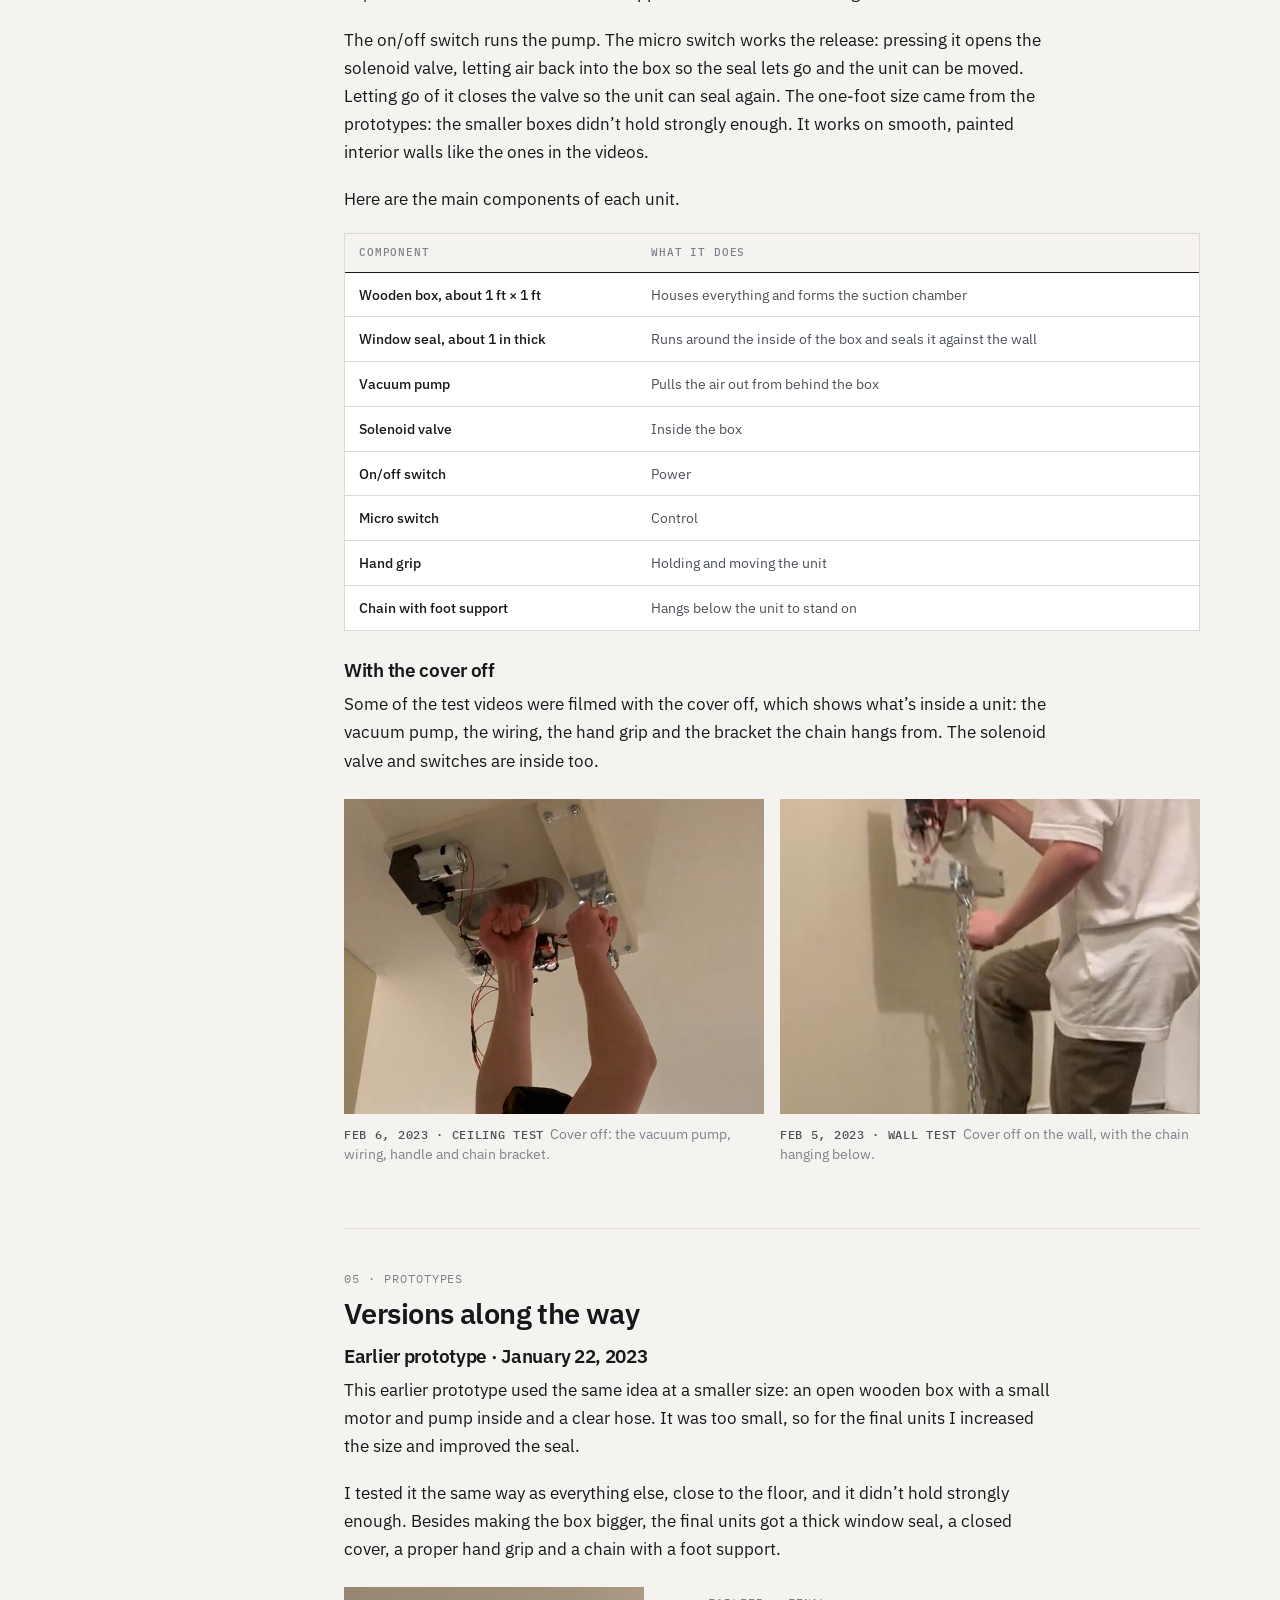
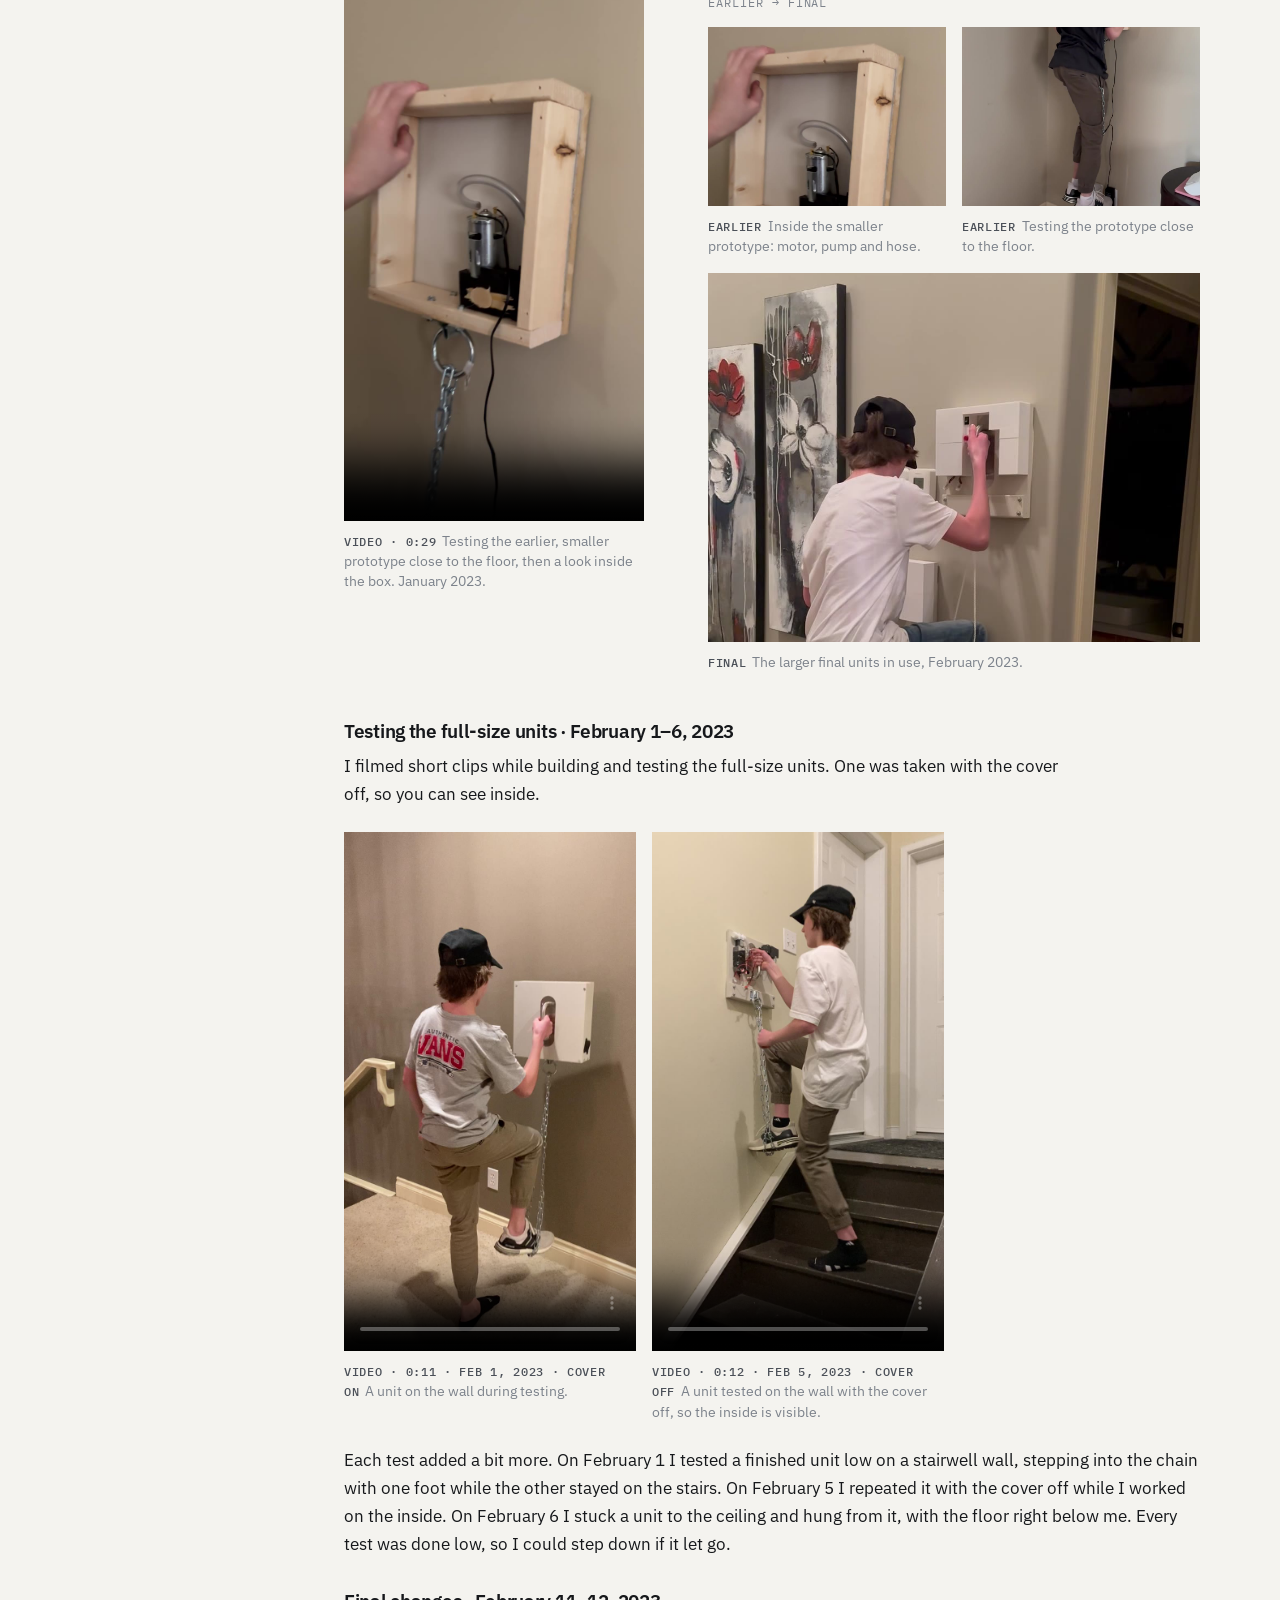
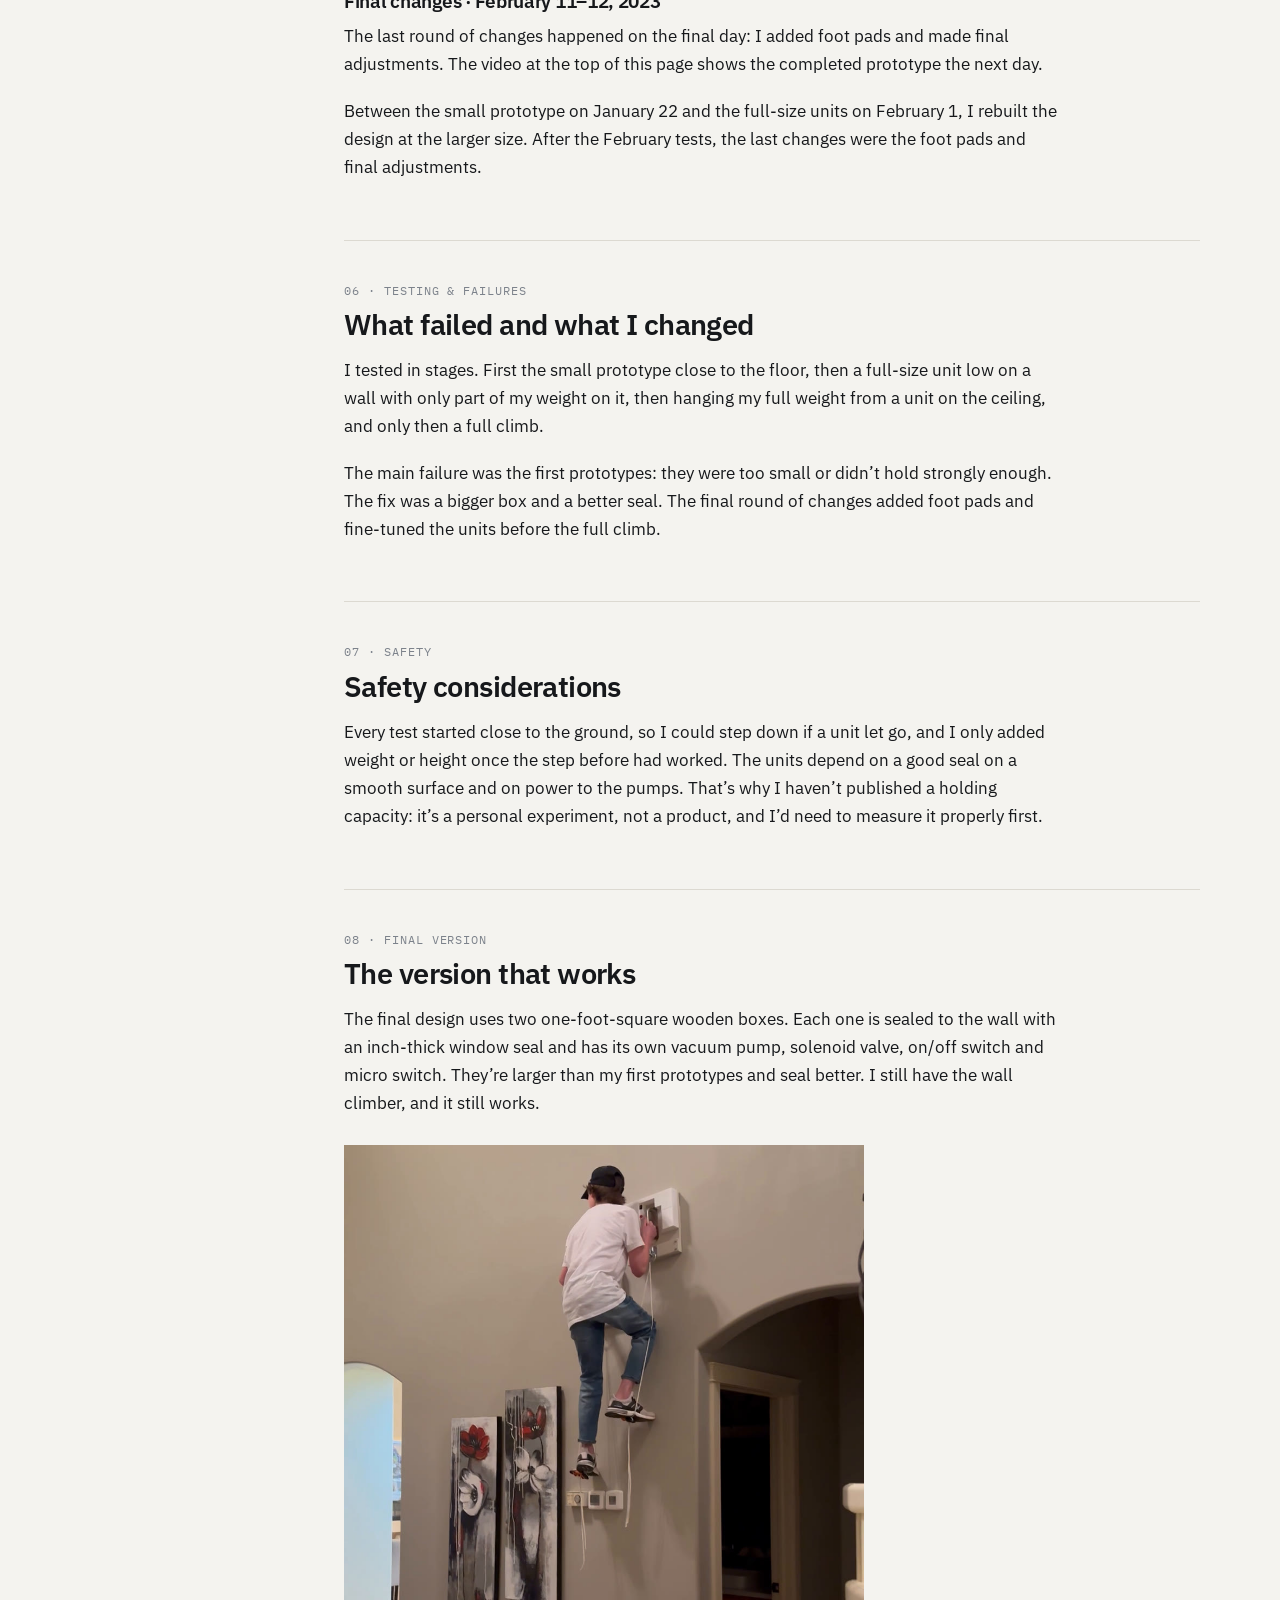
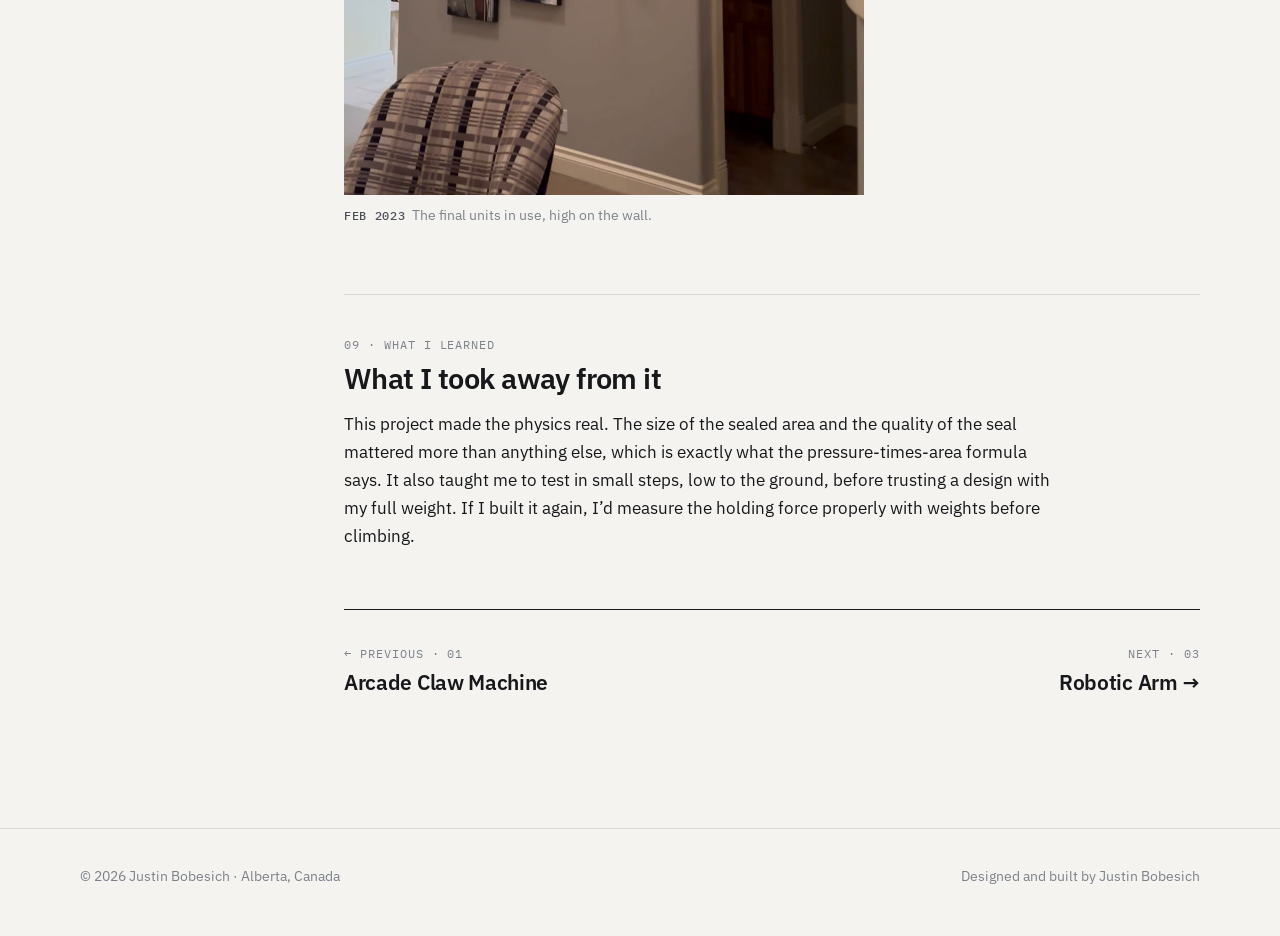
<file: projects/wall-climber.html>
<!DOCTYPE html>

<html lang="en-CA">
<head>
<meta charset="utf-8"/>
<meta content="width=device-width, initial-scale=1" name="viewport"/>
<title>Suction Wall Climber | Justin Bobesich</title>
<meta content="A motor-driven suction wall climber designed and built by Justin Bobesich, including the prototypes and testing." name="description"/>

<link href="https://fonts.googleapis.com" rel="preconnect"/>
<link crossorigin="" href="https://fonts.gstatic.com" rel="preconnect"/>
<link href="https://fonts.googleapis.com/css2?family=IBM+Plex+Mono:wght@400;500&amp;family=IBM+Plex+Sans:wght@400;500;600&amp;display=swap" rel="stylesheet"/>
<link href="../assets/css/style.css" rel="stylesheet"/>
</head>
<body data-page="climber" data-root="../">

<div id="site-header"></div>
<main id="main">
<header class="project-head">
<div class="wrap">
<div class="crumbs"><a href="../index.html#projects">Projects</a> / 02</div>
<h1>Suction Wall Climber</h1>
<p class="lead">Two climbing units that hold onto a wall with motor-driven suction. My first prototypes were too small or didn’t hold strongly enough, so I scaled up the final units and improved the seal. I still have the wall climber, and it still works.</p>
<dl class="titleblock">
<div><dt>Built</dt><dd>2023 · age 13</dd></div>
<div><dt>Timeline</dt><dd>Dec 2022 – Feb 2023</dd></div>
<div><dt>Holds with</dt><dd>Motor-driven suction</dd></div>
<div><dt>Status</dt><dd>Still working</dd></div>
</dl>
</div>
</header>

<section aria-label="Video of the wall climber in use" class="wrap video-feature">
<figure>
<div class="video video-vertical">
<video controls="" playsinline="" poster="../assets/images/wall-climber/video-poster.jpg" preload="metadata">
<source src="../assets/videos/wall-climber-demo.mp4" type="video/mp4"/>
            Your browser can’t play this video. <a href="../assets/videos/wall-climber-demo.mp4">Download it here.</a>
</video>
</div>
<figcaption><b>Video · 1:31</b>The completed prototype, climbing up a wall and back down. Filmed February 12, 2023, when I was 13.</figcaption>
</figure>
<div class="video-notes">
<span class="label">In the video</span>
<h2>The completed prototype</h2>
<p>This is the completed prototype, filmed the day after I added foot pads and made my final adjustments.</p>
<ul class="watch">
<li><span class="label">Unit</span>A one-foot-square wooden box with a vacuum pump, a solenoid valve and an inch-thick window seal.</li>
<li><span class="label">Hold</span>Suction holds a unit against the wall.</li>
<li><span class="label">Release</span>A switch releases it, so I can move that unit up and attach it again.</li>
<li><span class="label">Repeat</span>Then I move the other unit.</li>
</ul>
<p>I hold one unit in each hand by its grip and stand in the foot supports that hang below them on chains. To climb, I release one unit, lift it higher, let it seal again, step up, and then do the same with the other.</p>

</div>
</section>
<div class="wrap project-body" style="margin-top:48px">
<nav aria-label="On this page" class="toc">
<span class="label">On this page</span>
<ol>
<li><a href="#idea">The Idea</a></li>
<li><a href="#physics">How Suction Holds</a></li>
<li><a href="#force">Getting Enough Force</a></li>
<li><a href="#design">Materials &amp; Design</a></li>
<li><a href="#prototypes">Prototypes</a></li>
<li><a href="#testing">Testing &amp; Failures</a></li>
<li><a href="#safety">Safety</a></li>
<li><a href="#final">Final Version</a></li>
<li><a href="#learned">What I Learned</a></li>
</ol>
</nav>
<div>
<section class="chapter" id="idea">
<span class="label">01 · The Idea</span>
<h2>Could suction hold a person?</h2>
<div class="prose">
<p>At about 11 I built web shooters that wound themselves back up after firing. Once that worked, I wanted a bigger challenge, and it turned into a question: could I build something that would let a person climb a wall?</p>
</div>
</section>
<section class="chapter" id="physics">
<span class="label">02 · How Suction Holds</span>
<h2>The physics</h2>
<div class="prose">
<p>A suction cup doesn’t actually pull on the wall. When air is removed from inside the cup, the pressure inside drops, and the air pressure outside pushes the cup against the surface. The bigger the pressure difference and the bigger the sealed area, the harder it’s pressed on.</p>
<p>On a vertical wall there’s a second part to it: a climber’s weight acts <em>down along</em> the wall, not straight away from it. What stops the cup sliding is friction between the seal and the wall, and that friction depends on how hard the cup is pressed on.</p>
</div>
<div class="physics">

<svg aria-labelledby="fd-title fd-desc" role="img" viewbox="0 0 360 312">
<title id="fd-title">Force diagram of a suction cup on a vertical wall</title>
<desc id="fd-desc">Air pressure pushes the cup onto the wall. The load pulls downward along the wall and friction at the seal resists it.</desc>
<defs>
<pattern height="8" id="hatch" patterntransform="rotate(45)" patternunits="userSpaceOnUse" width="8"><line stroke="#9aa0a6" stroke-width="1" x1="0" x2="0" y1="0" y2="8"></line></pattern>
<marker id="ar" markerheight="7" markerwidth="7" orient="auto-start-reverse" refx="9" refy="5" viewbox="0 0 10 10"><path d="M0 0L10 5L0 10z" fill="#16181b"></path></marker>
<marker id="ara" markerheight="7" markerwidth="7" orient="auto-start-reverse" refx="9" refy="5" viewbox="0 0 10 10"><path d="M0 0L10 5L0 10z" fill="#c4501c"></path></marker>
</defs>

<rect fill="url(#hatch)" height="280" width="40" x="20" y="10"></rect>
<line stroke="#16181b" stroke-width="2" x1="60" x2="60" y1="10" y2="290"></line>
<text fill="#7c828b" font-family="IBM Plex Mono, monospace" font-size="10" text-anchor="middle" x="40" y="304">WALL</text>

<path d="M60 80 L70 80 Q150 90 150 150 Q150 210 70 220 L60 220" fill="#ffffff" stroke="#16181b" stroke-width="2"></path>
<path d="M60 92 L68 92 Q136 100 136 150 Q136 200 68 208 L60 208 Z" fill="#fbe7dc" stroke="none"></path>
<text fill="#9c3d12" font-family="IBM Plex Mono, monospace" font-size="11" text-anchor="middle" x="98" y="146">P</text>
<text fill="#9c3d12" font-family="IBM Plex Mono, monospace" font-size="8" x="106" y="150">in</text>
<text fill="#9c3d12" font-family="IBM Plex Mono, monospace" font-size="8" text-anchor="middle" x="98" y="162">low</text>

<line stroke="#16181b" stroke-width="3" x1="150" x2="190" y1="150" y2="150"></line>

<g marker-end="url(#ar)" stroke="#16181b" stroke-width="1.5">
<line x1="215" x2="160" y1="95" y2="105"></line>
<line x1="235" x2="160" y1="128" y2="132"></line>
<line x1="235" x2="160" y1="172" y2="168"></line>
<line x1="215" x2="160" y1="205" y2="195"></line>
</g>
<text fill="#16181b" font-family="IBM Plex Mono, monospace" font-size="11" x="245" y="120">P</text>
<text fill="#16181b" font-family="IBM Plex Mono, monospace" font-size="8" x="253" y="124">atm</text>
<text fill="#4b5058" font-family="IBM Plex Sans, sans-serif" font-size="10" x="245" y="138">outside air</text>
<text fill="#4b5058" font-family="IBM Plex Sans, sans-serif" font-size="10" x="245" y="150">pushes cup on</text>

<line marker-end="url(#ara)" stroke="#c4501c" stroke-width="2" x1="190" x2="190" y1="150" y2="270"></line>
<text fill="#9c3d12" font-family="IBM Plex Mono, monospace" font-size="11" x="198" y="262">W</text>
<text fill="#4b5058" font-family="IBM Plex Sans, sans-serif" font-size="10" x="198" y="276">climber’s weight</text>

<line marker-end="url(#ara)" stroke="#c4501c" stroke-width="2" x1="74" x2="74" y1="250" y2="186"></line>
<text fill="#9c3d12" font-family="IBM Plex Mono, monospace" font-size="11" x="82" y="248">F</text>
<text fill="#9c3d12" font-family="IBM Plex Mono, monospace" font-size="8" x="89" y="252">f</text>
<text fill="#4b5058" font-family="IBM Plex Sans, sans-serif" font-size="10" x="82" y="264">friction at seal</text>
</svg>
<div>
<span class="label">Pressing force</span>
<div class="eq">F = (P<sub>atm</sub> − P<sub>in</sub>) × A</div>
<span class="label">Resisting slip on a vertical wall</span>
<div class="eq">F<sub>f</sub> ≤ μ × F   → must be ≥ W</div>
<dl>
<dt>P<sub>atm</sub></dt><dd>outside air pressure (≈101 kPa at sea level, lower at higher elevations)</dd>
<dt>P<sub>in</sub></dt><dd>pressure inside the cup</dd>
<dt>A</dt><dd>sealed area of the cup</dd>
<dt>μ</dt><dd>friction coefficient between seal and wall</dd>
<dt>W</dt><dd>load on that cup</dd>
</dl>
<p>With a sealed area about one foot square, even a partial vacuum presses the box against the wall with a lot of force. Rather than rely on a calculation, I found the limits by testing in stages, starting close to the ground.</p>
</div>
</div>

</section>
<section class="chapter" id="force">
<span class="label">03 · Getting Enough Force</span>
<h2>Bigger units, better seal</h2>
<div class="prose">
<p>Each final unit is a wooden box about one foot by one foot. Around the inside edge is a window seal about an inch thick, which presses against the wall and seals in the suction. A vacuum pump inside the box pulls the air out from behind it.</p>
<p>My first prototypes were too small or didn’t hold strongly enough. For the final version I increased the size and improved the seal. Following the physics above, a bigger sealed area gives more pressing force for the same drop in pressure, and a better seal lets the pump hold that pressure.</p>
</div>
<p>Each final unit uses a 24-volt vacuum pump, run from a plug-in power supply, which is why the units are connected by a cord.</p>

</section>
<section class="chapter" id="design">
<span class="label">04 · Materials &amp; Design</span>
<h2>Main components</h2>
<div class="prose">
<p>Everything for one unit fits inside its wooden box: the vacuum pump, a solenoid valve, an on/off switch and a micro switch. A support for the user’s feet hangs below each box.</p>
<p>The on/off switch runs the pump. The micro switch works the release: pressing it opens the solenoid valve, letting air back into the box so the seal lets go and the unit can be moved. Letting go of it closes the valve so the unit can seal again. The one-foot size came from the prototypes: the smaller boxes didn’t hold strongly enough. It works on smooth, painted interior walls like the ones in the videos.</p>

</div>
<p class="prose">Here are the main components of each unit.</p>
<div class="parts-wrap">
<table class="parts">
<thead><tr><th>Component</th><th>What it does</th></tr></thead>
<tbody>
<tr><td>Wooden box, about 1 ft × 1 ft</td><td>Houses everything and forms the suction chamber</td></tr>
<tr><td>Window seal, about 1 in thick</td><td>Runs around the inside of the box and seals it against the wall</td></tr>
<tr><td>Vacuum pump</td><td>Pulls the air out from behind the box</td></tr>
<tr><td>Solenoid valve</td><td>Inside the box</td></tr>
<tr><td>On/off switch</td><td>Power</td></tr>
<tr><td>Micro switch</td><td>Control</td></tr>
<tr><td>Hand grip</td><td>Holding and moving the unit</td></tr>
<tr><td>Chain with foot support</td><td>Hangs below the unit to stand on</td></tr>



</tbody>
</table>
</div>
<h3 style="margin-top:28px">With the cover off</h3>
<p class="prose">Some of the test videos were filmed with the cover off, which shows what’s inside a unit: the vacuum pump, the wiring, the hand grip and the bracket the chain hangs from. The solenoid valve and switches are inside too.</p>
<div class="gallery two">
<figure><img alt="Looking up at a unit on the ceiling with its cover off: a motor and pump in a black bracket, red wiring, a curved steel handle and a chain bracket" loading="lazy" src="../assets/images/wall-climber/ceiling-cover-off.jpg"/><figcaption><b>Feb 6, 2023 · ceiling test</b>Cover off: the vacuum pump, wiring, handle and chain bracket.</figcaption></figure>
<figure><img alt="A unit on a stairwell wall with its cover off, showing the electronics, with the chain hanging below" loading="lazy" src="../assets/images/wall-climber/wall-cover-off.jpg"/><figcaption><b>Feb 5, 2023 · wall test</b>Cover off on the wall, with the chain hanging below.</figcaption></figure>
</div>

</section>
<section class="chapter" id="prototypes">
<span class="label">05 · Prototypes</span>
<h2>Versions along the way</h2>
<h3 style="margin-top:8px">Earlier prototype · January 22, 2023</h3>
<div class="prose">
<p>This earlier prototype used the same idea at a smaller size: an open wooden box with a small motor and pump inside and a clear hose. It was too small, so for the final units I increased the size and improved the seal.</p>

<p>I tested it the same way as everything else, close to the floor, and it didn’t hold strongly enough. Besides making the box bigger, the final units got a thick window seal, a closed cover, a proper hand grip and a chain with a foot support.</p>

</div>

<div class="video-feature compact">
<figure>
<div class="video video-vertical">
<video controls="" playsinline="" poster="../assets/images/wall-climber/prototype-1-poster.jpg" preload="metadata">
<source src="../assets/videos/wall-climber-prototype-1.mp4" type="video/mp4"/>
<a href="../assets/videos/wall-climber-prototype-1.mp4">Download the video.</a>
</video>
</div>
<figcaption><b>Video · 0:29</b>Testing the earlier, smaller prototype close to the floor, then a look inside the box. January 2023.</figcaption>
</figure>
<div>
<span class="label">Earlier → Final</span>

<div class="gallery" style="grid-template-columns:1fr 1fr;margin-top:12px">
<figure><img alt="Earlier prototype: an open pine box on the wall with a small motor, pump and clear hose inside" src="../assets/images/wall-climber/prototype-1-closeup.jpg"/><figcaption><b>Earlier</b>Inside the smaller prototype: motor, pump and hose.</figcaption></figure>
<figure><img alt="Testing the earlier prototype close to the floor" src="../assets/images/wall-climber/prototype-1-test.jpg"/><figcaption><b>Earlier</b>Testing the prototype close to the floor.</figcaption></figure>
<figure style="grid-column:1 / -1"><img alt="The larger final suction unit attached to the wall, with Justin climbing, seen from behind" src="../assets/images/wall-climber/final-units.jpg" style="object-position:center 12%"/><figcaption><b>Final</b>The larger final units in use, February 2023.</figcaption></figure>
</div>
</div>
</div>
<h3>Testing the full-size units · February 1–6, 2023</h3>
<div class="prose">
<p>I filmed short clips while building and testing the full-size units. One was taken with the cover off, so you can see inside.</p>
</div>

<div class="gallery two" style="max-width:600px">
<figure>
<div class="video video-vertical"><video controls="" playsinline="" poster="../assets/images/wall-climber/test-feb1-poster.jpg" preload="metadata"><source src="../assets/videos/wall-climber-test-2023-02-01.mp4" type="video/mp4"/></video></div>
<figcaption><b>Video · 0:11 · Feb 1, 2023 · cover on</b>A unit on the wall during testing.</figcaption>
</figure>
<figure>
<div class="video video-vertical"><video controls="" playsinline="" poster="../assets/images/wall-climber/test-feb5-poster.jpg" preload="metadata"><source src="../assets/videos/wall-climber-test-2023-02-05.mp4" type="video/mp4"/></video></div>
<figcaption><b>Video · 0:12 · Feb 5, 2023 · cover off</b>A unit tested on the wall with the cover off, so the inside is visible.</figcaption>
</figure>
</div>
<p>Each test added a bit more. On February 1 I tested a finished unit low on a stairwell wall, stepping into the chain with one foot while the other stayed on the stairs. On February 5 I repeated it with the cover off while I worked on the inside. On February 6 I stuck a unit to the ceiling and hung from it, with the floor right below me. Every test was done low, so I could step down if it let go.</p>

<h3 style="margin-top:32px">Final changes · February 11–12, 2023</h3>
<div class="prose">
<p>The last round of changes happened on the final day: I added foot pads and made final adjustments. The video at the top of this page shows the completed prototype the next day.</p>
<p>Between the small prototype on January 22 and the full-size units on February 1, I rebuilt the design at the larger size. After the February tests, the last changes were the foot pads and final adjustments.</p>
</div>
</section>
<section class="chapter" id="testing">
<span class="label">06 · Testing &amp; Failures</span>
<h2>What failed and what I changed</h2>
<div class="prose">
<p>I tested in stages. First the small prototype close to the floor, then a full-size unit low on a wall with only part of my weight on it, then hanging my full weight from a unit on the ceiling, and only then a full climb.</p>
<p>The main failure was the first prototypes: they were too small or didn’t hold strongly enough. The fix was a bigger box and a better seal. The final round of changes added foot pads and fine-tuned the units before the full climb.</p>

</div>
</section>
<section class="chapter" id="safety">
<span class="label">07 · Safety</span>
<h2>Safety considerations</h2>
<div class="prose">
<p>Every test started close to the ground, so I could step down if a unit let go, and I only added weight or height once the step before had worked. The units depend on a good seal on a smooth surface and on power to the pumps. That’s why I haven’t published a holding capacity: it’s a personal experiment, not a product, and I’d need to measure it properly first.</p>

</div>
</section>
<section class="chapter" id="final">
<span class="label">08 · Final Version</span>
<h2>The version that works</h2>
<div class="prose">
<p>The final design uses two one-foot-square wooden boxes. Each one is sealed to the wall with an inch-thick window seal and has its own vacuum pump, solenoid valve, on/off switch and micro switch. They’re larger than my first prototypes and seal better. I still have the wall climber, and it still works.</p>
</div>
<figure class="media-wide" style="max-width:520px">
<img alt="Justin seen from behind, high on an interior wall, holding a suction unit with his feet in the foot supports" loading="lazy" src="../assets/images/wall-climber/cover.jpg"/>
<figcaption><b>Feb 2023</b>The final units in use, high on the wall.</figcaption>
</figure>
</section>
<section class="chapter" id="learned">
<span class="label">09 · What I Learned</span>
<h2>What I took away from it</h2>
<div class="prose">
<p>This project made the physics real. The size of the sealed area and the quality of the seal mattered more than anything else, which is exactly what the pressure-times-area formula says. It also taught me to test in small steps, low to the ground, before trusting a design with my full weight. If I built it again, I’d measure the holding force properly with weights before climbing.</p>

</div>
</section>
<nav aria-label="More projects" class="next-project">
<a href="claw-machine.html"><span class="label">← Previous · 01</span><span class="t">Arcade Claw Machine</span></a>
<a class="r" href="robotic-arm.html"><span class="label">Next · 03</span><span class="t">Robotic Arm →</span></a>
</nav>
</div>
</div>
</main>
<div id="site-footer"></div>
<script src="../assets/js/main.js"></script>
</body>
</html>
</file>
<file: assets/css/style.css>
/* =========================================================
   Justin Bobesich — Engineering Portfolio
   Main stylesheet. Colours and fonts are set once in :root
   so the whole site can be re-themed from here.
   ========================================================= */

:root {
  /* Colour */
  --paper:      #f4f3ef;   /* page background (drafting-paper off-white) */
  --surface:    #ffffff;   /* cards, panels */
  --ink:        #16181b;   /* main text */
  --ink-2:      #4b5058;   /* secondary text */
  --ink-3:      #7c828b;   /* labels, captions */
  --line:       #dcd9d1;   /* hairlines */
  --line-2:     #c7c3b8;
  --accent:     #c4501c;   /* single accent: signal orange */
  --accent-ink: #9c3d12;
  --dark:       #141619;   /* dark bands */
  --dark-2:     #1e2125;
  --on-dark:    #e9e7e1;
  --on-dark-2:  #a3a8ae;

  /* Placeholder (to-do) colours */
  --todo-bg:    #fff3dc;
  --todo-line:  #e0a43a;
  --todo-ink:   #7a5210;

  /* Type */
  --sans: "IBM Plex Sans", system-ui, -apple-system, "Segoe UI", Roboto, sans-serif;
  --mono: "IBM Plex Mono", ui-monospace, SFMono-Regular, Menlo, Consolas, monospace;

  /* Layout */
  --max:    1200px;
  --gutter: clamp(16px, 4vw, 40px);
  --radius: 2px;
}

*, *::before, *::after { box-sizing: border-box; }
html { -webkit-text-size-adjust: 100%; scroll-behavior: smooth; }
@media (prefers-reduced-motion: reduce) { html { scroll-behavior: auto; } }

body {
  margin: 0;
  background: var(--paper);
  color: var(--ink);
  font-family: var(--sans);
  font-size: 17px;
  line-height: 1.65;
  -webkit-font-smoothing: antialiased;
  text-rendering: optimizeLegibility;
}

img, video, iframe, svg { display: block; max-width: 100%; }
img { height: auto; }
a { color: inherit; text-decoration-color: var(--line-2); text-underline-offset: 3px; }
a:hover { text-decoration-color: var(--accent); }
:focus-visible { outline: 2px solid var(--accent); outline-offset: 3px; }

h1, h2, h3, h4 { font-weight: 600; line-height: 1.15; letter-spacing: -0.015em; margin: 0 0 .5em; }
h1 { font-size: clamp(2.4rem, 6vw, 4.4rem); letter-spacing: -0.03em; }
h2 { font-size: clamp(1.6rem, 3vw, 2.2rem); letter-spacing: -0.02em; }
h3 { font-size: 1.2rem; }
p  { margin: 0 0 1.1em; }
.lead { font-size: clamp(1.1rem, 1.8vw, 1.3rem); line-height: 1.55; color: var(--ink-2); max-width: 40em; }

.wrap { max-width: var(--max); margin: 0 auto; padding: 0 var(--gutter); }
.section { padding: clamp(56px, 9vw, 110px) 0; }
.section + .section { border-top: 1px solid var(--line); }

/* Monospace label, used like annotation text on a drawing */
.label {
  font-family: var(--mono);
  font-size: .75rem;
  letter-spacing: .08em;
  text-transform: uppercase;
  color: var(--ink-3);
}
.label .num { color: var(--accent); }

.skip { position: absolute; left: -9999px; }
.skip:focus { left: 16px; top: 16px; background: var(--ink); color: #fff; padding: 8px 12px; z-index: 100; }

/* ---------------- Header / navigation ---------------- */
.site-header {
  position: sticky; top: 0; z-index: 50;
  background: color-mix(in srgb, var(--paper) 92%, transparent);
  backdrop-filter: blur(8px);
  border-bottom: 1px solid var(--line);
}
.site-header .wrap { display: flex; align-items: center; justify-content: space-between; height: 64px; gap: 24px; }
.brand { text-decoration: none; display: flex; flex-direction: column; line-height: 1.15; }
.brand strong { font-weight: 600; font-size: 1rem; letter-spacing: -0.01em; }
.brand span { font-family: var(--mono); font-size: .68rem; letter-spacing: .08em; text-transform: uppercase; color: var(--ink-3); }

.nav { display: flex; gap: 4px; align-items: center; }
.nav a {
  text-decoration: none; font-size: .92rem; color: var(--ink-2);
  padding: 8px 12px; border-radius: var(--radius);
}
.nav a:hover { color: var(--ink); background: rgba(0,0,0,.04); }
.nav a[aria-current="page"] { color: var(--ink); box-shadow: inset 0 -2px 0 var(--accent); }

/* Projects dropdown */
.nav .dd { position: relative; }
.nav .dd > button {
  font: inherit; font-size: .92rem; color: var(--ink-2); background: none; border: 0;
  padding: 8px 12px; cursor: pointer; display: flex; align-items: center; gap: 6px;
}
.nav .dd > button::after { content: ""; width: 6px; height: 6px; border-right: 1.5px solid currentColor; border-bottom: 1.5px solid currentColor; transform: rotate(45deg) translateY(-2px); }
.nav .dd > button[aria-current="page"] { color: var(--ink); box-shadow: inset 0 -2px 0 var(--accent); }
.nav .dd-menu {
  position: absolute; top: calc(100% + 6px); left: 0; min-width: 250px;
  background: var(--surface); border: 1px solid var(--line); padding: 6px;
  box-shadow: 0 12px 30px rgba(0,0,0,.08); display: none;
}
.nav .dd.open .dd-menu { display: block; }
.nav .dd-menu a { display: flex; gap: 12px; padding: 10px 12px; }
.nav .dd-menu a .label { min-width: 22px; }

.nav-toggle { display: none; background: none; border: 1px solid var(--line-2); padding: 8px 10px; cursor: pointer; font: inherit; font-family: var(--mono); font-size: .75rem; letter-spacing: .08em; text-transform: uppercase; color: var(--ink); }

@media (max-width: 820px) {
  .nav-toggle { display: block; }
  .nav {
    display: none; position: absolute; top: 64px; left: 0; right: 0;
    flex-direction: column; align-items: stretch; gap: 0;
    background: var(--paper); border-bottom: 1px solid var(--line); padding: 8px var(--gutter) 16px;
  }
  .nav.open { display: flex; }
  .nav a, .nav .dd > button { padding: 12px 0; border-bottom: 1px solid var(--line); width: 100%; text-align: left; }
  .nav a[aria-current="page"], .nav .dd > button[aria-current="page"] { box-shadow: none; color: var(--accent-ink); }
  .nav .dd > button::after { display: none; }
  .nav .dd-menu { position: static; display: block; border: 0; box-shadow: none; padding: 0 0 0 12px; background: none; }
  .nav .dd-menu a { border-bottom: 1px solid var(--line); }
}

/* ---------------- Hero (home) ---------------- */
.hero { padding: clamp(56px, 10vw, 120px) 0 clamp(40px, 6vw, 72px); position: relative; }
.hero::before { /* faint drafting grid behind hero text only */
  content: ""; position: absolute; inset: 0; z-index: -1; pointer-events: none;
  background-image:
    linear-gradient(var(--line) 1px, transparent 1px),
    linear-gradient(90deg, var(--line) 1px, transparent 1px);
  background-size: 40px 40px;
  opacity: .45;
  -webkit-mask-image: linear-gradient(to bottom, #000 0%, transparent 85%);
          mask-image: linear-gradient(to bottom, #000 0%, transparent 85%);
}
.hero h1 { margin: 18px 0 8px; }
.hero .subtitle { font-family: var(--mono); font-size: clamp(.85rem, 1.4vw, 1rem); letter-spacing: .06em; color: var(--ink-2); margin-bottom: 36px; }
.hero .subtitle i { font-style: normal; color: var(--accent); padding: 0 .4em; }
.hero-media { margin-top: clamp(32px, 5vw, 56px); }

/* ---------------- Featured projects (home) ---------------- */
.section-head { display: flex; justify-content: space-between; align-items: end; gap: 24px; margin-bottom: clamp(28px, 4vw, 48px); flex-wrap: wrap; }
.section-head h2 { margin: 8px 0 0; }
.section-head p { margin: 0; color: var(--ink-2); max-width: 32em; }

.feature {
  display: grid; grid-template-columns: 7fr 5fr; gap: clamp(20px, 4vw, 56px);
  align-items: center; padding: clamp(28px, 4vw, 44px) 0; border-top: 1px solid var(--line);
}
.feature:nth-of-type(even) { grid-template-columns: 5fr 7fr; }
.feature:nth-of-type(even) .feature-media { order: 2; }
.feature-media { display: block; overflow: hidden; background: var(--line); }
.feature-media img { width: 100%; aspect-ratio: 3/2; object-fit: cover; transition: transform .6s ease; }
.feature-media:hover img { transform: scale(1.02); }
.feature h3 { font-size: clamp(1.5rem, 2.6vw, 2rem); letter-spacing: -0.02em; margin: 10px 0 12px; }
.feature p { color: var(--ink-2); }
.more {
  font-family: var(--mono); font-size: .8rem; letter-spacing: .06em; text-transform: uppercase;
  text-decoration: none; color: var(--ink); display: inline-flex; align-items: center; gap: 10px;
  border-bottom: 1px solid var(--ink); padding-bottom: 3px;
}
.more::after { content: "→"; transition: transform .2s; }
.more:hover { color: var(--accent-ink); border-color: var(--accent); }
.more:hover::after { transform: translateX(3px); }
@media (max-width: 820px) {
  .feature, .feature:nth-of-type(even) { grid-template-columns: 1fr; }
  .feature:nth-of-type(even) .feature-media { order: 0; }
}

/* ---------------- Process diagram ---------------- */
.process { display: grid; grid-template-columns: repeat(5, 1fr); gap: 0; counter-reset: step; position: relative; margin-top: 8px; }
.step { padding: 22px 20px 4px 0; position: relative; border-top: 2px solid var(--ink); }
.step::before {
  counter-increment: step; content: "0" counter(step);
  font-family: var(--mono); font-size: .75rem; color: var(--accent); letter-spacing: .08em;
}
.step::after { /* node marker on the line */
  content: ""; position: absolute; top: -6px; left: 0; width: 10px; height: 10px;
  background: var(--paper); border: 2px solid var(--ink); border-radius: 50%;
}
.step h3 { margin: 6px 0 8px; font-size: 1.15rem; }
.step p { font-size: .94rem; color: var(--ink-2); margin: 0; }
.loop-note { margin-top: 28px; font-family: var(--mono); font-size: .8rem; color: var(--ink-3); display: flex; align-items: center; gap: 10px; }
.loop-note svg { flex: none; }
@media (max-width: 900px) {
  .process { grid-template-columns: 1fr; }
  .step { border-top: 0; border-left: 2px solid var(--ink); padding: 0 0 26px 24px; }
  .step::after { top: 4px; left: -6px; }
}

/* ---------------- Dark band ---------------- */
.band { background: var(--dark); color: var(--on-dark); }
.band .label { color: var(--on-dark-2); }
.band p, .band .lead { color: var(--on-dark-2); }
.band a { text-decoration-color: #555; }
.band .more { color: var(--on-dark); border-color: var(--on-dark); }
.band + .section { border-top: 0; }

.split { display: grid; grid-template-columns: 5fr 7fr; gap: clamp(28px, 5vw, 72px); }
@media (max-width: 820px) { .split { grid-template-columns: 1fr; } }

.lessons { list-style: none; margin: 0; padding: 0; display: grid; grid-template-columns: 1fr 1fr; gap: 0 32px; }
.lessons li { padding: 16px 0; border-top: 1px solid var(--line); }
.band .lessons li { border-color: #2c3036; }
.lessons strong { display: block; font-weight: 600; margin-bottom: 2px; }
.lessons span { color: var(--ink-2); font-size: .95rem; }
.band .lessons span { color: var(--on-dark-2); }
@media (max-width: 640px) { .lessons { grid-template-columns: 1fr; } }

/* ---------------- Timeline ---------------- */
.timeline { list-style: none; margin: 0; padding: 0; }
.timeline li {
  display: grid; grid-template-columns: 140px 1fr 1.3fr; gap: 24px;
  padding: 20px 0; border-top: 1px solid var(--line); align-items: baseline;
}
.timeline li:last-child { border-bottom: 1px solid var(--line); }
.timeline .when { font-family: var(--mono); font-size: .85rem; color: var(--accent-ink); }
.timeline .what { font-weight: 600; }
.timeline .learned { color: var(--ink-2); font-size: .95rem; }
.timeline-head { font-family: var(--mono); font-size: .7rem; letter-spacing: .08em; text-transform: uppercase; color: var(--ink-3); border-top: 0 !important; padding-bottom: 8px !important; }
@media (max-width: 720px) {
  .timeline li { grid-template-columns: 1fr; gap: 4px; }
  .timeline-head { display: none !important; }
}

/* ---------------- Skills ---------------- */
.skills { display: grid; grid-template-columns: repeat(3, 1fr); gap: 20px; }
.skill-group { background: var(--surface); border: 1px solid var(--line); padding: 24px; }
.skill-group h3 { font-size: 1rem; margin-bottom: 14px; }
.skill-group ul { list-style: none; margin: 0; padding: 0; }
.skill-group li { padding: 8px 0; border-top: 1px solid var(--line); font-size: .95rem; display: flex; justify-content: space-between; gap: 12px; }
.skill-group li small { font-family: var(--mono); font-size: .7rem; color: var(--ink-3); white-space: nowrap; text-align: right; }
@media (max-width: 520px) { .skill-group li { flex-direction: column; gap: 2px; } .skill-group li small { white-space: normal; text-align: left; } }
@media (max-width: 900px) { .skills { grid-template-columns: 1fr; } }

/* ---------------- Project page ---------------- */
.crumbs { font-family: var(--mono); font-size: .75rem; letter-spacing: .06em; text-transform: uppercase; color: var(--ink-3); }
.crumbs a { text-decoration: none; }
.crumbs a:hover { color: var(--ink); }

.project-head { padding: clamp(40px, 7vw, 88px) 0 clamp(28px, 4vw, 44px); }
.project-head h1 { font-size: clamp(2.2rem, 5vw, 3.6rem); margin: 16px 0 14px; }

/* Title block — styled after the corner block of an engineering drawing */
.titleblock {
  display: grid; grid-template-columns: repeat(4, 1fr);
  border: 1px solid var(--ink); background: var(--surface); margin-top: 32px;
}
.titleblock div { padding: 12px 16px; border-right: 1px solid var(--line-2); }
.titleblock div:last-child { border-right: 0; }
.titleblock dt { font-family: var(--mono); font-size: .68rem; letter-spacing: .08em; text-transform: uppercase; color: var(--ink-3); margin-bottom: 4px; }
.titleblock dd { margin: 0; font-size: .95rem; font-weight: 500; }
@media (max-width: 720px) {
  .titleblock { grid-template-columns: 1fr 1fr; }
  .titleblock div { border-bottom: 1px solid var(--line-2); }
  .titleblock div:nth-child(2n) { border-right: 0; }
}

.project-body { display: grid; grid-template-columns: 200px 1fr; gap: clamp(28px, 5vw, 72px); padding-bottom: clamp(56px, 8vw, 100px); }
.toc { position: sticky; top: 88px; align-self: start; font-size: .88rem; }
.toc ol { list-style: none; margin: 12px 0 0; padding: 0; counter-reset: toc; }
.toc li { counter-increment: toc; }
.toc a { display: flex; gap: 10px; padding: 6px 0; text-decoration: none; color: var(--ink-2); border-left: 2px solid transparent; padding-left: 10px; margin-left: -12px; }
.toc a::before { content: counter(toc, decimal-leading-zero); font-family: var(--mono); font-size: .72rem; color: var(--ink-3); padding-top: 2px; }
.toc a:hover, .toc a.active { color: var(--ink); border-left-color: var(--accent); }
@media (max-width: 900px) { .project-body { grid-template-columns: 1fr; } .toc { display: none; } }

.chapter { padding: 40px 0; border-top: 1px solid var(--line); scroll-margin-top: 80px; }
.chapter:first-child { border-top: 0; padding-top: 8px; }
.chapter > .label { display: block; margin-bottom: 8px; }
.chapter h2 { font-size: clamp(1.4rem, 2.4vw, 1.8rem); }
.prose { max-width: 42em; }
.prose ul { padding-left: 1.2em; }
.prose li { margin-bottom: .4em; }

.next-project { display: flex; justify-content: space-between; gap: 24px; border-top: 1px solid var(--ink); padding: 28px 0; }
.next-project a { text-decoration: none; }
.next-project .t { display: block; font-size: 1.3rem; font-weight: 600; letter-spacing: -0.015em; }
.next-project .r { text-align: right; }

/* ---------------- Media: figures, galleries, video ---------------- */
figure { margin: 0; }
figcaption { font-size: .85rem; color: var(--ink-3); padding-top: 10px; line-height: 1.5; }
figcaption b { font-family: var(--mono); font-weight: 500; font-size: .72rem; letter-spacing: .06em; color: var(--ink-2); text-transform: uppercase; margin-right: 6px; }

.media-wide { margin: 28px 0; }
.media-wide img { width: 100%; }

.gallery { display: grid; grid-template-columns: repeat(auto-fill, minmax(240px, 1fr)); gap: 16px; margin: 24px 0; }
.gallery figure img { width: 100%; aspect-ratio: 4/3; object-fit: cover; cursor: zoom-in; background: var(--line); }
.gallery.two { grid-template-columns: 1fr 1fr; }
@media (max-width: 560px) { .gallery.two { grid-template-columns: 1fr; } }

/* Stages strip: concept → construction → testing → finished → operating */
.stages { display: grid; grid-template-columns: repeat(5, 1fr); gap: 12px; margin: 24px 0; }
.stages figure img { aspect-ratio: 1/1; object-fit: cover; width: 100%; cursor: zoom-in; }
@media (max-width: 820px) { .stages { grid-template-columns: repeat(2, 1fr); } }

.video { position: relative; aspect-ratio: 16/9; background: #000; }
.video iframe, .video video { position: absolute; inset: 0; width: 100%; height: 100%; border: 0; }
.video-vertical { aspect-ratio: 9/16; max-width: 380px; }

/* ---------------- Physics diagram ---------------- */
.physics { background: var(--surface); border: 1px solid var(--line); padding: clamp(20px, 3vw, 32px); margin: 24px 0; display: grid; grid-template-columns: 1fr 1fr; gap: 32px; align-items: center; }
.physics svg { width: 100%; height: auto; }
.physics .eq { font-family: var(--mono); font-size: 1rem; background: var(--paper); padding: 12px 14px; border-left: 3px solid var(--accent); margin: 10px 0 14px; }
.physics dl { display: grid; grid-template-columns: auto 1fr; gap: 4px 14px; font-size: .9rem; margin: 0 0 12px; }
.physics dt { font-family: var(--mono); color: var(--accent-ink); }
.physics dd { margin: 0; color: var(--ink-2); }
@media (max-width: 820px) { .physics { grid-template-columns: 1fr; } }

/* ---------------- 3D print catalogue cards ---------------- */
.prints { display: grid; grid-template-columns: repeat(auto-fill, minmax(280px, 1fr)); gap: 20px; margin: 24px 0; }
.print { background: var(--surface); border: 1px solid var(--line); display: flex; flex-direction: column; }
.print img { width: 100%; aspect-ratio: 1/1; object-fit: cover; cursor: zoom-in; }
.print .ph { aspect-ratio: 1/1; min-height: 0; }
.print-body { padding: 16px 18px 18px; }
.print-body h3 { font-size: 1.05rem; margin-bottom: 10px; }
.print dl { margin: 0; font-size: .85rem; display: grid; grid-template-columns: 110px 1fr; gap: 6px 10px; }
.print dt { font-family: var(--mono); font-size: .68rem; letter-spacing: .06em; text-transform: uppercase; color: var(--ink-3); padding-top: 2px; }
.print dd { margin: 0; color: var(--ink-2); }
.tag { display: inline-block; font-family: var(--mono); font-size: .68rem; letter-spacing: .06em; text-transform: uppercase; padding: 2px 7px; border: 1px solid var(--line-2); color: var(--ink-2); }
.tag.sold { border-color: var(--accent); color: var(--accent-ink); }

/* Robotics module list */
.modules { display: grid; grid-template-columns: repeat(auto-fill, minmax(260px, 1fr)); gap: 16px; margin: 24px 0; }
.module { border: 1px solid var(--line); background: var(--surface); padding: 20px; }
.module h3 { font-size: 1rem; margin: 6px 0 8px; }
.module p { font-size: .92rem; color: var(--ink-2); margin: 0; }

/* ---------------- About ---------------- */
.about-grid { display: grid; grid-template-columns: 5fr 7fr; gap: clamp(28px, 5vw, 72px); align-items: start; }
.about-grid .portrait img, .about-grid .portrait .ph { aspect-ratio: 4/5; width: 100%; object-fit: cover; }
.facts { list-style: none; padding: 0; margin: 24px 0; border-top: 1px solid var(--ink); }
.facts li { display: grid; grid-template-columns: 150px 1fr; gap: 16px; padding: 12px 0; border-bottom: 1px solid var(--line); font-size: .95rem; }
.facts li span:first-child { font-family: var(--mono); font-size: .72rem; letter-spacing: .08em; text-transform: uppercase; color: var(--ink-3); padding-top: 3px; }
@media (max-width: 820px) { .about-grid { grid-template-columns: 1fr; } }
@media (max-width: 480px) { .facts li { grid-template-columns: 1fr; gap: 2px; } }

/* ---------------- Footer ---------------- */
.site-footer { border-top: 1px solid var(--line); padding: 36px 0 48px; font-size: .88rem; color: var(--ink-3); }
.site-footer .wrap { display: flex; justify-content: space-between; gap: 24px; flex-wrap: wrap; }
.site-footer a { color: var(--ink-2); }

/* ---------------- Lightbox ---------------- */
.lightbox { position: fixed; inset: 0; z-index: 200; background: rgba(12,13,15,.94); display: none; align-items: center; justify-content: center; padding: 24px; flex-direction: column; }
.lightbox.open { display: flex; }
.lightbox img { max-height: 82vh; max-width: 100%; width: auto; object-fit: contain; }
.lightbox p { color: var(--on-dark-2); font-size: .9rem; max-width: 60em; text-align: center; margin: 14px 0 0; }
.lightbox button { position: absolute; top: 16px; right: 16px; background: none; border: 1px solid #555; color: #eee; font-family: var(--mono); font-size: .75rem; letter-spacing: .08em; padding: 8px 12px; cursor: pointer; }

/* =========================================================
   PLACEHOLDERS — everything below marks unfinished content.
   Search the HTML for  class="ph"  and  class="todo"
   to find every spot that still needs a photo or real info.
   ========================================================= */

/* Photo / video placeholder: hatched like a section cut on a drawing */
.ph {
  position: relative; width: 100%; aspect-ratio: 3/2; min-height: 160px;
  display: flex; align-items: center; justify-content: center; text-align: center;
  background-color: #ebe8e0;
  background-image: repeating-linear-gradient(135deg, transparent 0 11px, rgba(0,0,0,.06) 11px 12px);
  border: 1px dashed var(--line-2);
  color: var(--ink-2); padding: 20px;
}
.ph span { font-family: var(--mono); font-size: .75rem; letter-spacing: .04em; line-height: 1.5; background: var(--paper); padding: 8px 12px; border: 1px solid var(--line-2); max-width: 90%; }
.ph span::before { content: attr(data-kind); display: block; color: var(--accent); font-weight: 500; letter-spacing: .1em; }
.ph.video-ph { aspect-ratio: 16/9; background-color: #1f2226; border-color: #3a3f45; }
.ph.video-ph span { background: #16181b; color: var(--on-dark-2); border-color: #3a3f45; }
.ph.square { aspect-ratio: 1/1; }
.ph.tall { aspect-ratio: 4/5; }
.ph.wide { aspect-ratio: 21/9; }
.feature-media .ph { aspect-ratio: 3/2; border: 0; }

/* Text placeholder: information we still need from Justin */
.todo {
  background: var(--todo-bg); color: var(--todo-ink);
  border: 1px dashed var(--todo-line); padding: 1px 6px; border-radius: 2px;
  font-size: .92em;
}
p.todo, div.todo, li.todo { display: block; padding: 10px 14px; margin: 0 0 1em; }
.todo::before { content: "NEEDS INFO · "; font-family: var(--mono); font-size: .72em; letter-spacing: .08em; font-weight: 500; }
.band .todo { background: #2b2415; color: #f0cf8e; border-color: #7a5a1f; }

/* Draft marker for sections whose wording Justin should approve */
.draft-note {
  display: inline-block; font-family: var(--mono); font-size: .68rem; letter-spacing: .08em;
  text-transform: uppercase; color: var(--todo-ink); background: var(--todo-bg);
  border: 1px dashed var(--todo-line); padding: 2px 8px; margin-bottom: 12px;
}

/* Uncertain age or date: Justin to verify before launch (remove the class once checked) */
.verify { border-bottom: 1.5px dotted var(--todo-line); background: var(--todo-bg); padding: 0 2px; }
.verify::after { content: "verify"; font-family: var(--mono); font-size: .58em; letter-spacing: .08em; text-transform: uppercase; color: var(--todo-ink); vertical-align: super; margin-left: 3px; }

/* Parts evidence: photo + order / photo only / order only */
.seen.both { color: #2f7a3b; font-weight: 500; }
.seen.maybe { color: #9a6a12; white-space: normal; display: inline-block; min-width: 9em; }

/* Draft ribbon shown on every page until launch (remove the element in each page to hide) */
.draft-banner { background: var(--todo-bg); border-bottom: 1px solid var(--todo-line); color: var(--todo-ink); font-size: .82rem; text-align: center; padding: 6px var(--gutter); font-family: var(--mono); letter-spacing: .03em; }

@media print {
  .site-header, .toc, .draft-banner, .nav-toggle { display: none !important; }
  body { background: #fff; }
}

/* ---------------- Vertical video beside notes (project pages) ---------------- */
.video-feature { display: grid; grid-template-columns: minmax(0, 400px) 1fr; gap: clamp(28px, 5vw, 72px); align-items: center; }
.video-feature .video-vertical { max-width: none; width: 100%; }
.video-feature h2 { margin-top: 8px; }
.video-notes p { color: var(--ink-2); }
.watch { list-style: none; padding: 0; margin: 20px 0; border-top: 1px solid var(--line); }
.watch li { padding: 12px 0; border-bottom: 1px solid var(--line); font-size: .95rem; display: grid; grid-template-columns: 120px 1fr; gap: 12px; }
.watch li .label { padding-top: 3px; color: var(--accent-ink); }
@media (max-width: 820px) {
  .video-feature { grid-template-columns: 1fr; }
  .video-feature figure { max-width: 420px; margin: 0 auto; width: 100%; }
}

/* Home: project cover that is a portrait (vertical) photo */
.feature.has-tall { grid-template-columns: 5fr 7fr; }
.feature.has-tall:nth-of-type(even) { grid-template-columns: 7fr 5fr; }
.feature-media.tall img { aspect-ratio: 4/5; }
@media (max-width: 820px) {
  .feature.has-tall, .feature.has-tall:nth-of-type(even) { grid-template-columns: 1fr; }
  .feature-media.tall img { aspect-ratio: 1/1; object-position: center 20%; }
}
.video-feature.compact { grid-template-columns: minmax(0, 300px) 1fr; align-items: start; margin: 24px 0; }
@media (max-width: 820px) { .video-feature.compact { grid-template-columns: 1fr; } }

/* ---------------- Parts table ---------------- */
.parts-wrap { overflow-x: auto; margin: 20px 0; border: 1px solid var(--line); background: var(--surface); }
.parts { width: 100%; border-collapse: collapse; font-size: .9rem; min-width: 560px; }
.parts th { text-align: left; font-family: var(--mono); font-size: .68rem; letter-spacing: .08em; text-transform: uppercase; color: var(--ink-3); font-weight: 500; padding: 10px 14px; border-bottom: 1px solid var(--ink); background: var(--paper); }
.parts td { padding: 10px 14px; border-bottom: 1px solid var(--line); vertical-align: top; color: var(--ink-2); }
.parts td:first-child { color: var(--ink); font-weight: 500; white-space: nowrap; }
.parts tr:last-child td { border-bottom: 0; }
.seen { font-family: var(--mono); font-size: .68rem; letter-spacing: .06em; text-transform: uppercase; white-space: nowrap; }
.seen.yes { color: #2f7a3b; } .seen.no { color: var(--ink-3); }
.source-note { font-size: .82rem; color: var(--ink-3); margin-top: 8px; }

/* Version blocks (v1 → v2 …) */
.versions { display: grid; grid-template-columns: repeat(auto-fit, minmax(220px, 1fr)); gap: 16px; margin: 24px 0; }
.version { border-top: 2px solid var(--ink); padding-top: 12px; }
.version .label { display: block; margin-bottom: 4px; color: var(--accent-ink); }
.version h3 { font-size: 1.05rem; margin: 0 0 6px; }
.version p { font-size: .92rem; color: var(--ink-2); margin: 0; }

/* Signal-flow diagram (plain HTML boxes) */
.flow { display: flex; flex-wrap: wrap; align-items: stretch; gap: 0; margin: 24px 0; }
.flow .node { flex: 1 1 140px; background: var(--surface); border: 1px solid var(--ink); padding: 12px 14px; font-size: .88rem; }
.flow .node b { display: block; font-family: var(--mono); font-size: .68rem; letter-spacing: .08em; text-transform: uppercase; color: var(--accent-ink); font-weight: 500; margin-bottom: 4px; }
.flow .arrow { flex: 0 0 28px; display: flex; align-items: center; justify-content: center; color: var(--accent); font-size: 1.2rem; }
@media (max-width: 720px) { .flow { flex-direction: column; } .flow .arrow { transform: rotate(90deg); height: 28px; } }
.project-body > *, .video-feature > *, .split > *, .about-grid > * { min-width: 0; }

/* Draft review mode (see main.js) */
/* Questions, draft notes, draft-only rows and the parts "source" column are hidden unless the
   "Show open questions" button adds .show-q, so the pages read as final even without main.js. */
html:not(.show-q) .todo, html:not(.show-q) .draft-note, html:not(.show-q) .q-only, html:not(.show-q) .parts .src { display: none !important; }
.show-q .parts .src { background: var(--todo-bg); }
.q-toggle { font: inherit; font-size: .78rem; margin-left: 10px; padding: 2px 10px; border: 1px solid var(--todo-line); background: transparent; color: var(--todo-ink); cursor: pointer; border-radius: 2px; }
.q-toggle:hover { background: #fff; }
html:not(.show-q) .feature:has(> .feature-media.q-only) { grid-template-columns: 1fr; }

.feature.no-media { grid-template-columns: 1fr; }
</file>
